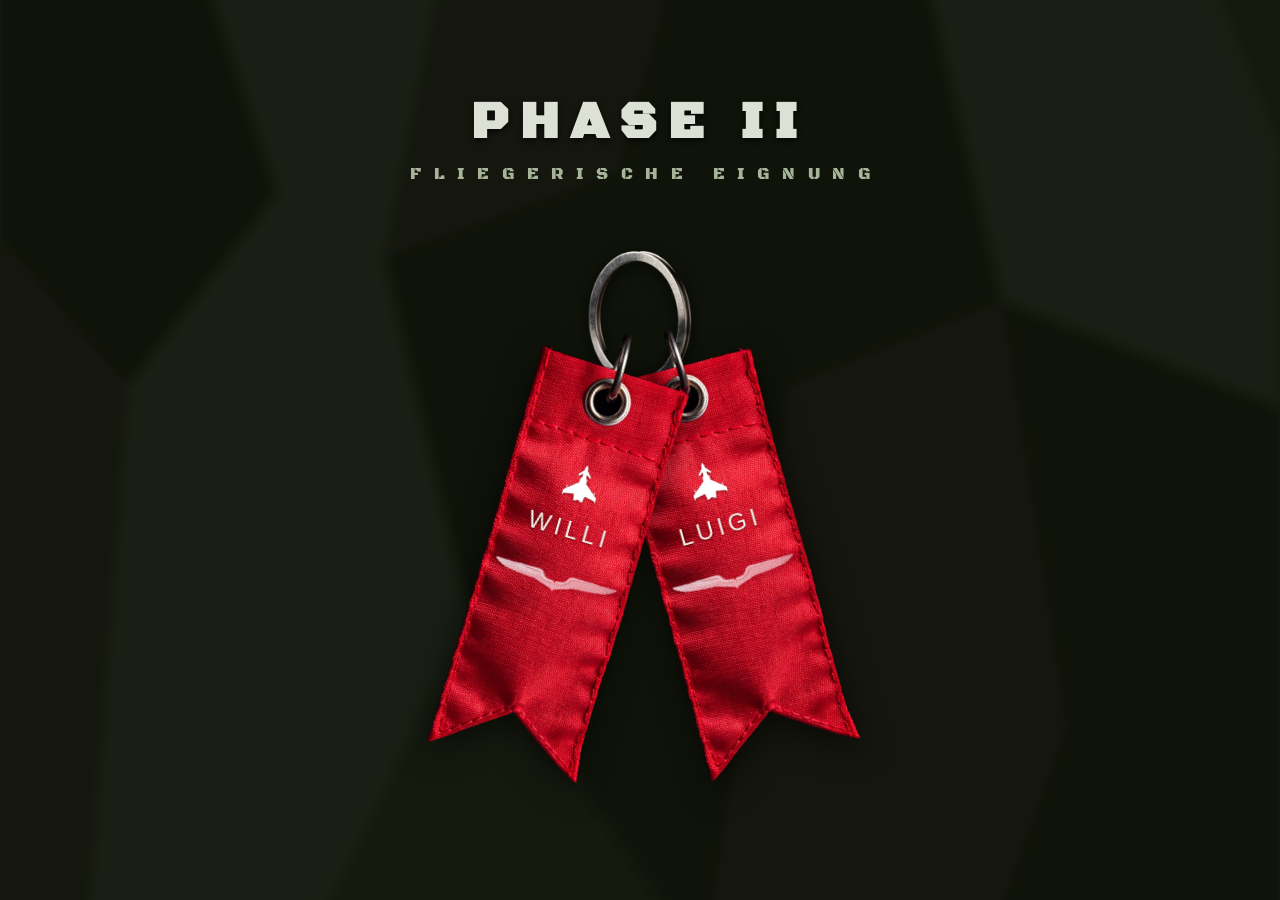
<file: index.html>
<!DOCTYPE html>
<html lang="de">
<head>
<meta charset="utf-8">
<title>Phase II · Fliegerische Eignung</title>
<meta name="viewport" content="width=device-width, initial-scale=1">
<link rel="stylesheet" href="stil.css?v=91">
</head>
<body>
<main style="padding-top:10vh;">
  <h1 class="she-titel">PHASE II</h1>
  <p class="she-untertitel">FLIEGERISCHE EIGNUNG</p>

  <div class="bund">
    <img class="bundring" src="bilder/bundring.png" alt="">
    <span class="strangstueck links" aria-hidden="true"></span>
    <span class="strangstueck rechts" aria-hidden="true"></span>
    <button class="band" data-profil="luigi" aria-label="Profil Luigi wählen">
      <img class="stoff" src="bilder/anhaenger.png" alt="">
      <span class="aufdruck">
        <img class="flieger" src="bilder/eurofighter.svg" alt="">
        <span class="name">LUIGI</span>
        <img class="schwinge" src="bilder/schwinge.png" alt="">
      </span>
    </button>
    <button class="band" data-profil="willi" aria-label="Profil Willi wählen">
      <img class="stoff" src="bilder/anhaenger.png" alt="">
      <span class="aufdruck">
        <img class="flieger" src="bilder/eurofighter.svg" alt="">
        <span class="name">WILLI</span>
        <img class="schwinge" src="bilder/schwinge.png" alt="">
      </span>
    </button>
  </div>

  <p id="browserhinweis" class="she-untertitel" style="letter-spacing:.1em;padding-left:0;margin-top:8vh;display:none;">
    Bitte in Google Chrome öffnen. Andere Browser erkennen die Flug-Controls nicht.
  </p>
</main>
<script type="module" src="js/start.js?v=10"></script>
</body>
</html>
</file>
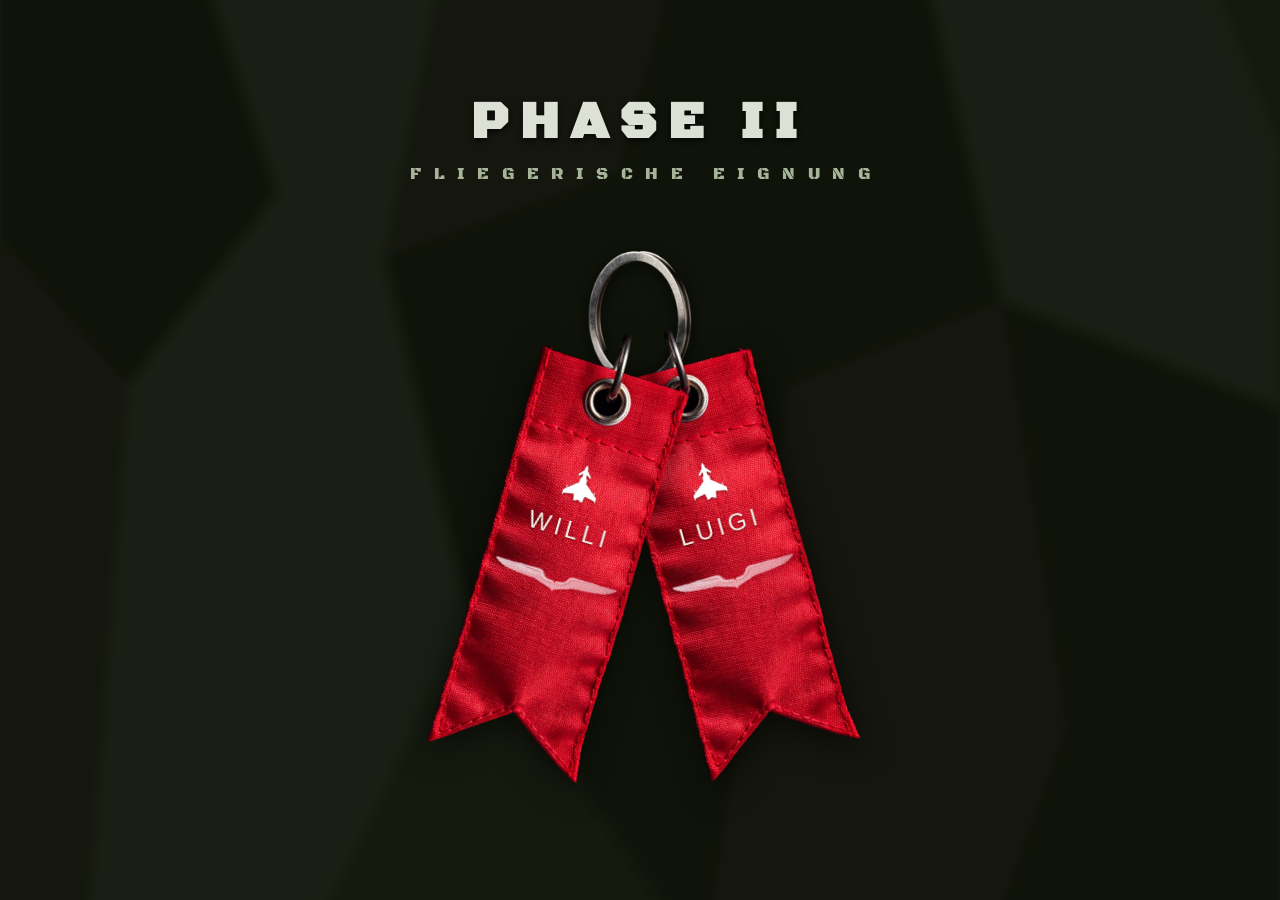
<file: mission.html>
<!DOCTYPE html>
<html lang="de">
<head>
<meta charset="utf-8">
<title>Phase II · Mission</title>
<meta name="viewport" content="width=device-width, initial-scale=1">
<link rel="stylesheet" href="stil.css?v=112">
<link rel="preload" as="image" href="bilder/hangartuer.jpg">
</head>
<body>
<button class="zurueck" onclick="location.href='uebersicht.html'">◄ ÜBERSICHT</button>
<main style="padding-top:max(7vh, 80px);">
  <h1 class="she-titel" id="missionstitel"></h1>
  <p class="she-untertitel" id="missionsnummer"></p>
  <div class="missionsraster" id="missionsraster">
    <section class="missionsfeld">
      <h2>MISSION</h2>
      <p id="uebungshinweis" style="font-size:13px;color:var(--gedeckt);letter-spacing:.05em;">
        Die echte Übung entsteht in einem eigenen Bauabschnitt. Der Probelauf prüft Speicherung,
        Auswertung und Vergleich: 10 Sekunden, jeder Klick oder Knopfdruck zählt einen Punkt.
      </p>
      <div id="uebungsfeld"></div>
      <button class="startknopf" id="start">START</button>
      <p class="probehinweis" id="probehinweis" hidden>PROBEBETRIEB · LÄUFE WERDEN NICHT GEWERTET</p>
      <div class="geraetestand" id="geraetestand"></div>
    </section>
    <section class="missionsfeld" id="auswertungsfeld">
      <h2>AUSWERTUNG</h2>
      <div class="kennzeile"><span>Bestwert</span><b id="bestwert">–</b></div>
      <div class="kennzeile"><span>Durchschnitt</span><b id="durchschnitt">–</b></div>
      <div class="balkenpaar" id="vergleich"></div>
      <div class="historie" id="historie"></div>
    </section>
  </div>
  <div id="uebungsunten"></div>
</main>
<script type="module" src="js/mission.js?v=210"></script>
</body>
</html>
</file>
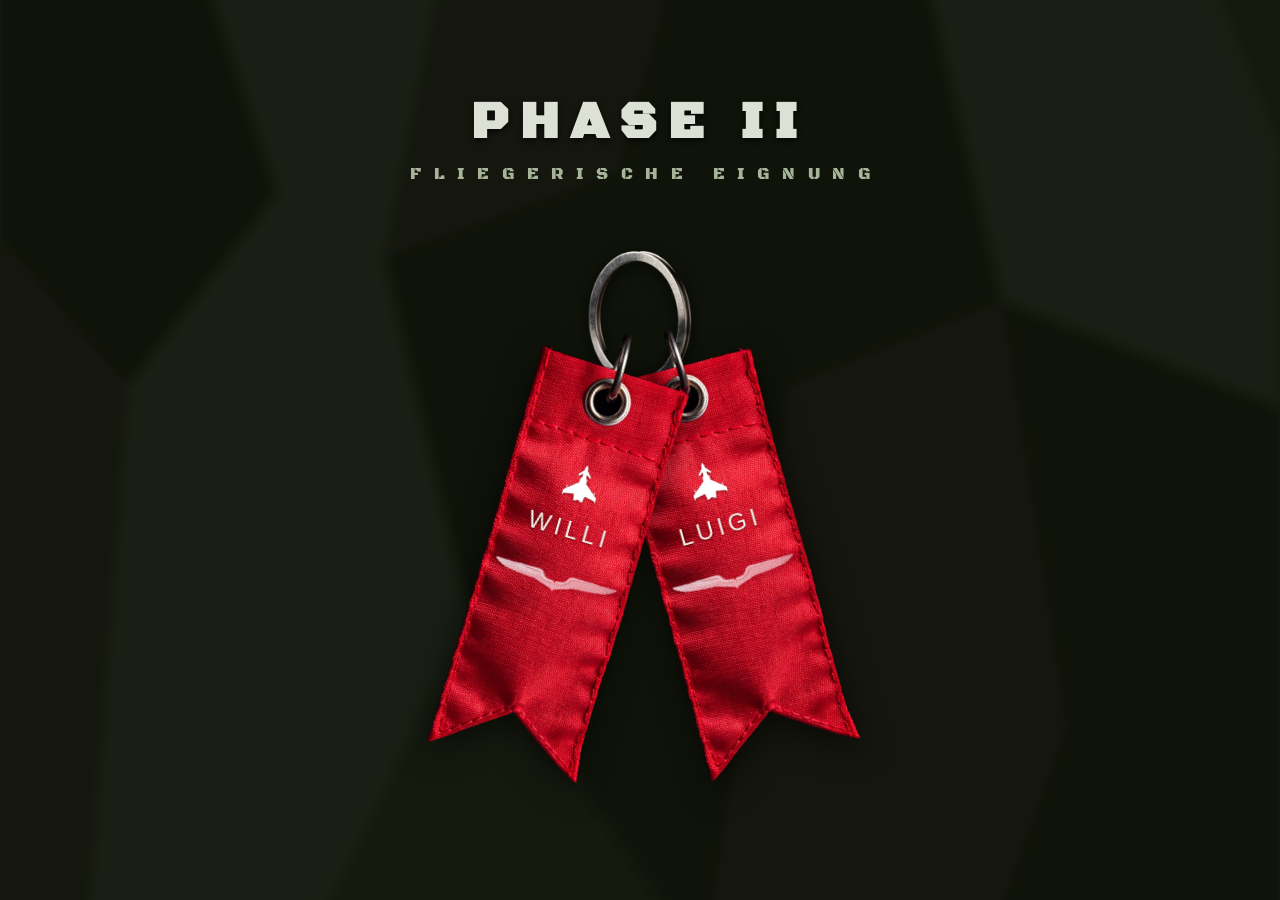
<file: uebersicht.html>
<!DOCTYPE html>
<html lang="de">
<head>
<meta charset="utf-8">
<title>Phase II · Übungsbereich</title>
<meta name="viewport" content="width=device-width, initial-scale=1">
<link rel="stylesheet" href="stil.css?v=106">
</head>
<body>
<main style="padding-top:7vh;">
  <h1 class="she-titel">PHASE II</h1>
  <p class="she-untertitel">FLIEGERISCHE EIGNUNG</p>
  <div class="schildraster" id="raster"></div>
  <section class="zeitplan" id="zeitplan" aria-label="Countdown zur Prüfung"></section>
</main>
<button class="profilanhaenger" id="anhaenger" aria-label="Profil und Einstellungen">
  <img class="stoff" src="bilder/anhaenger.png" alt="">
  <span class="aufdruck">
    <img class="flieger" src="bilder/eurofighter.svg" alt="">
    <span class="name" id="profilname"></span>
    <img class="schwinge" src="bilder/schwinge.png" alt="">
  </span>
</button>
<script type="module" src="js/uebersicht.js?v=49"></script>
</body>
</html>
</file>
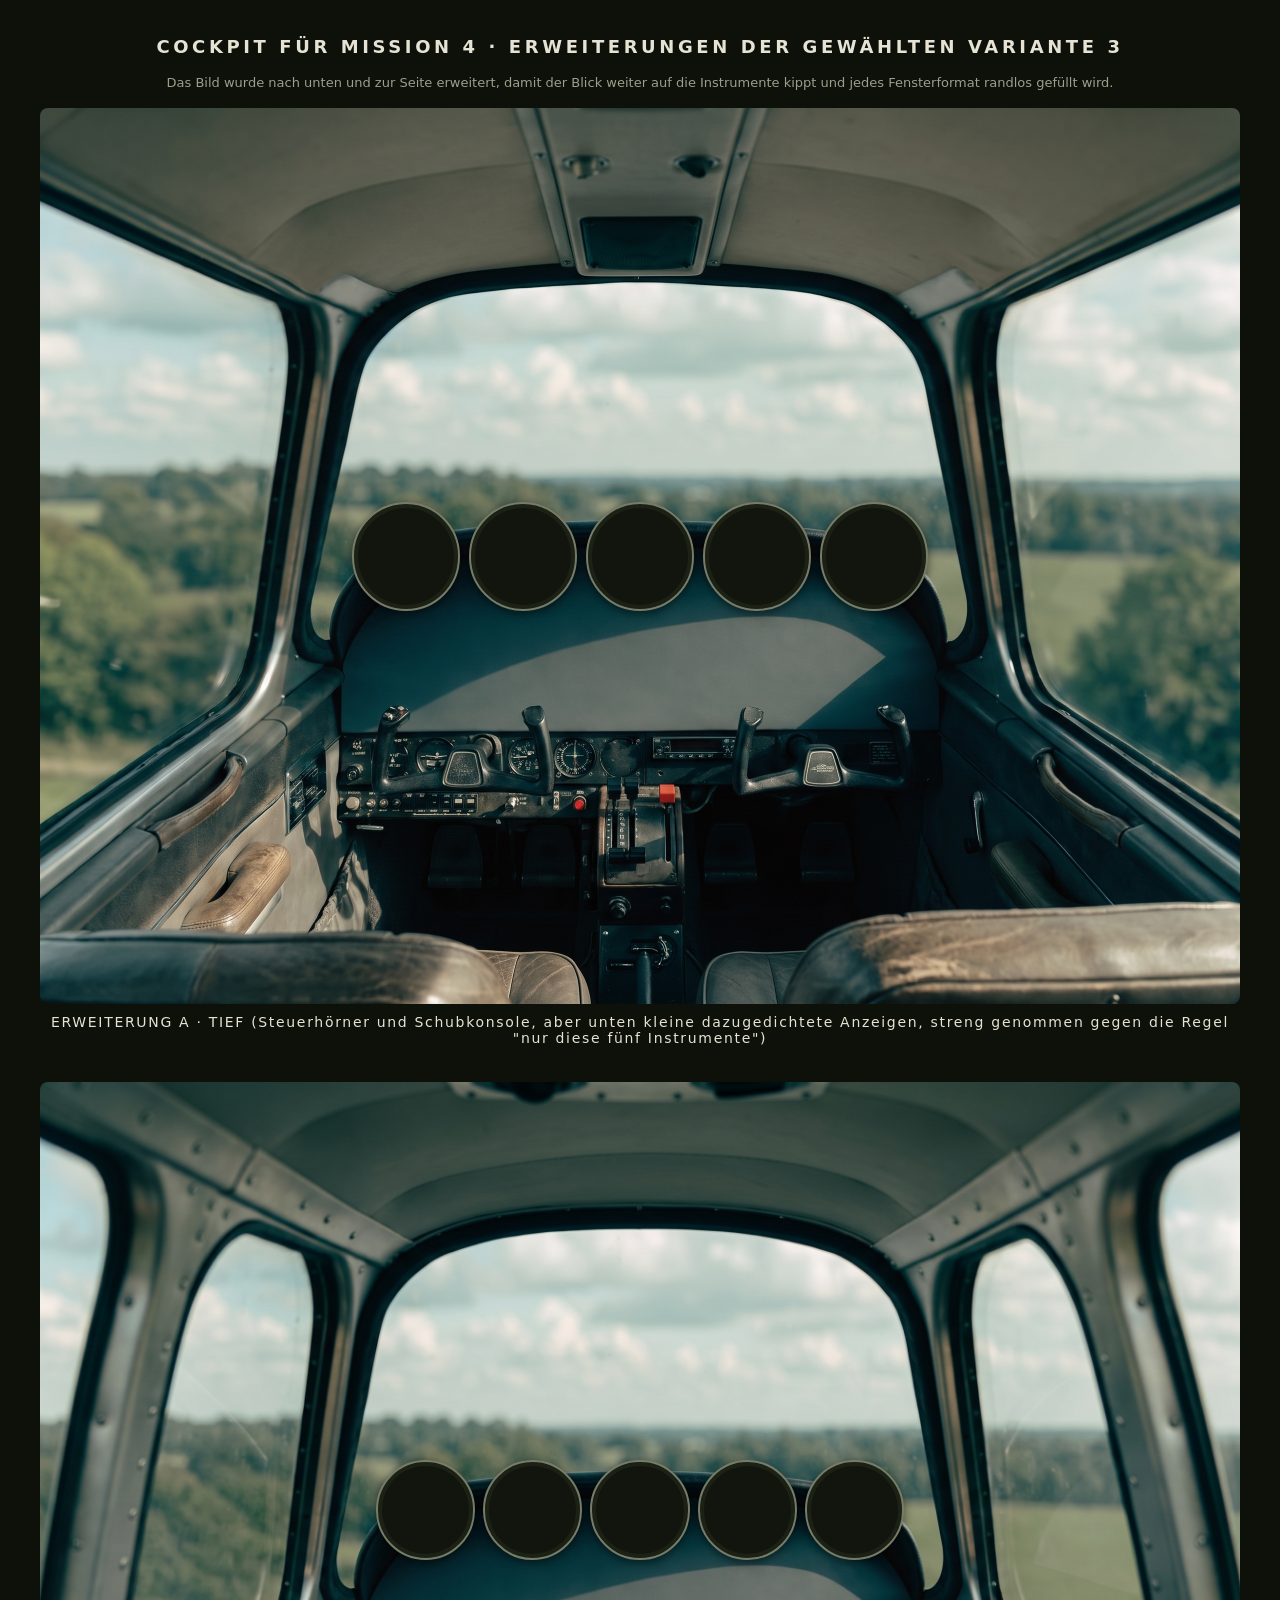
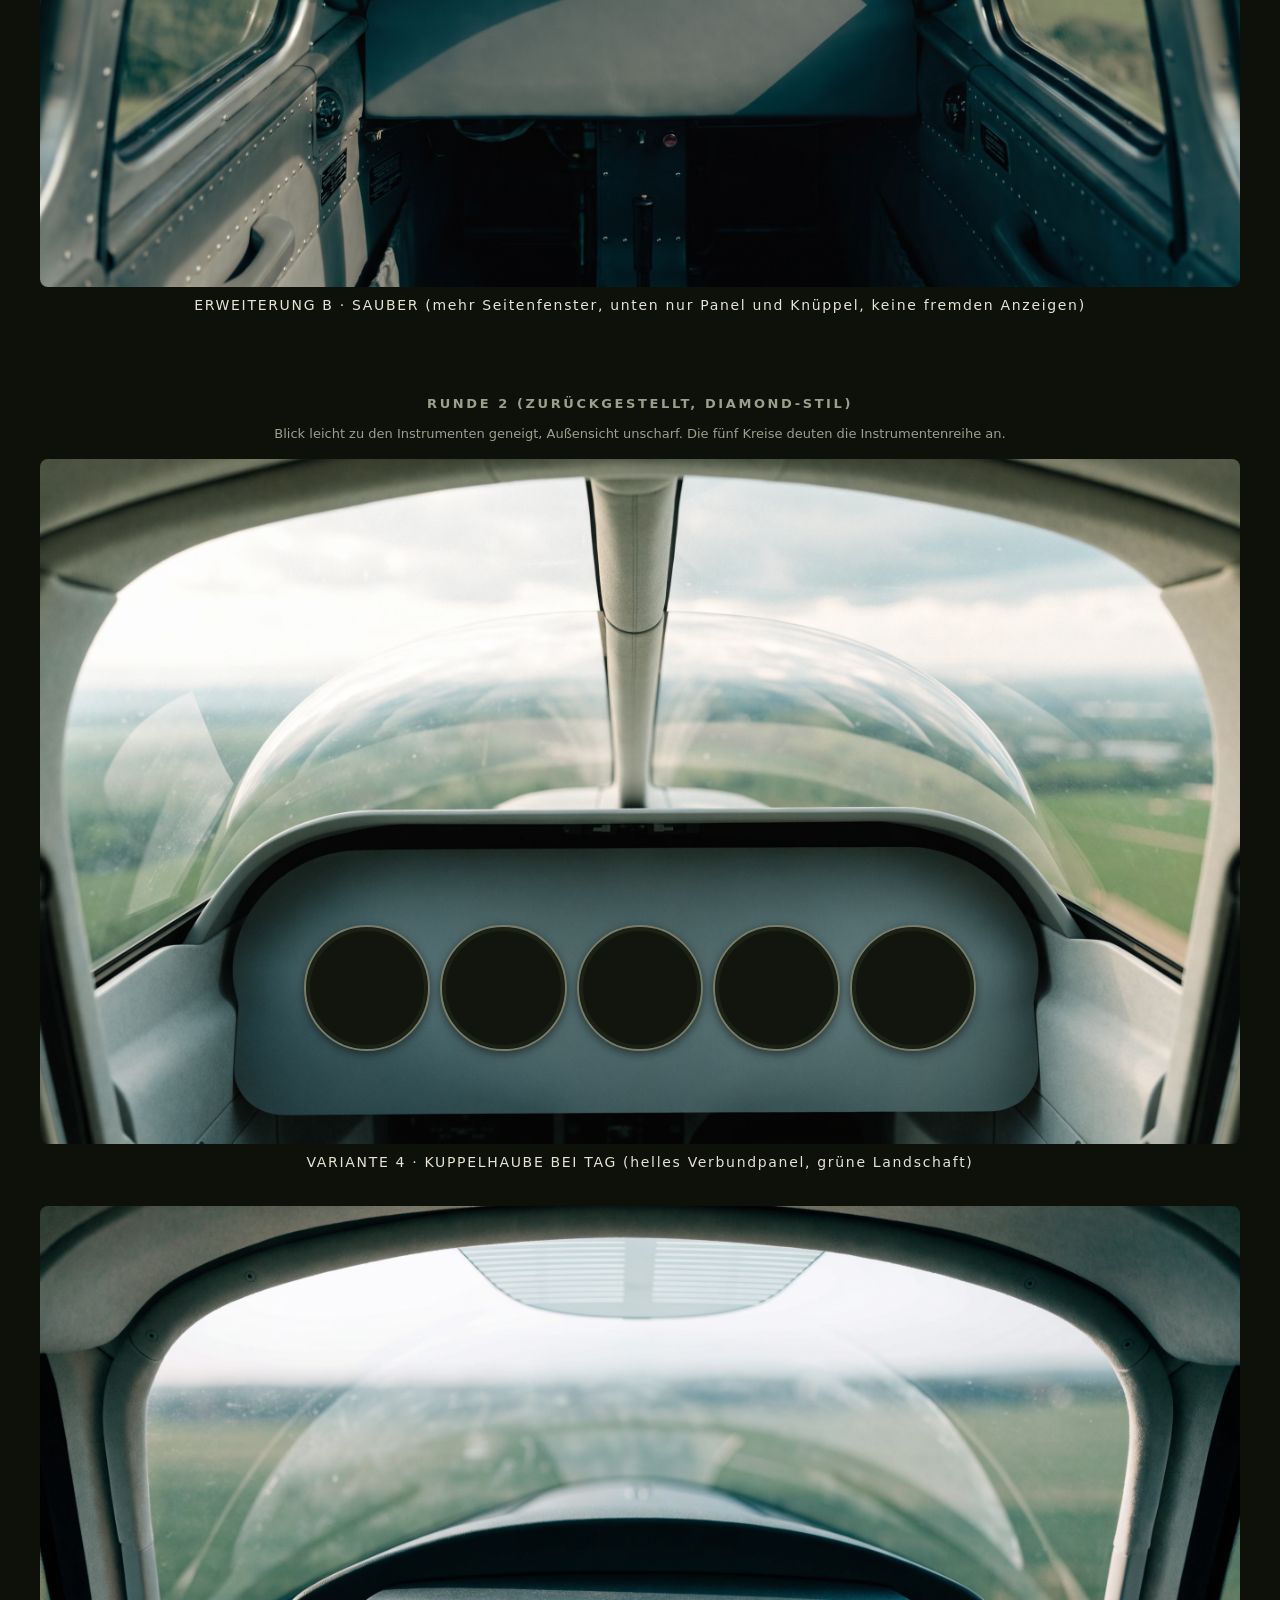
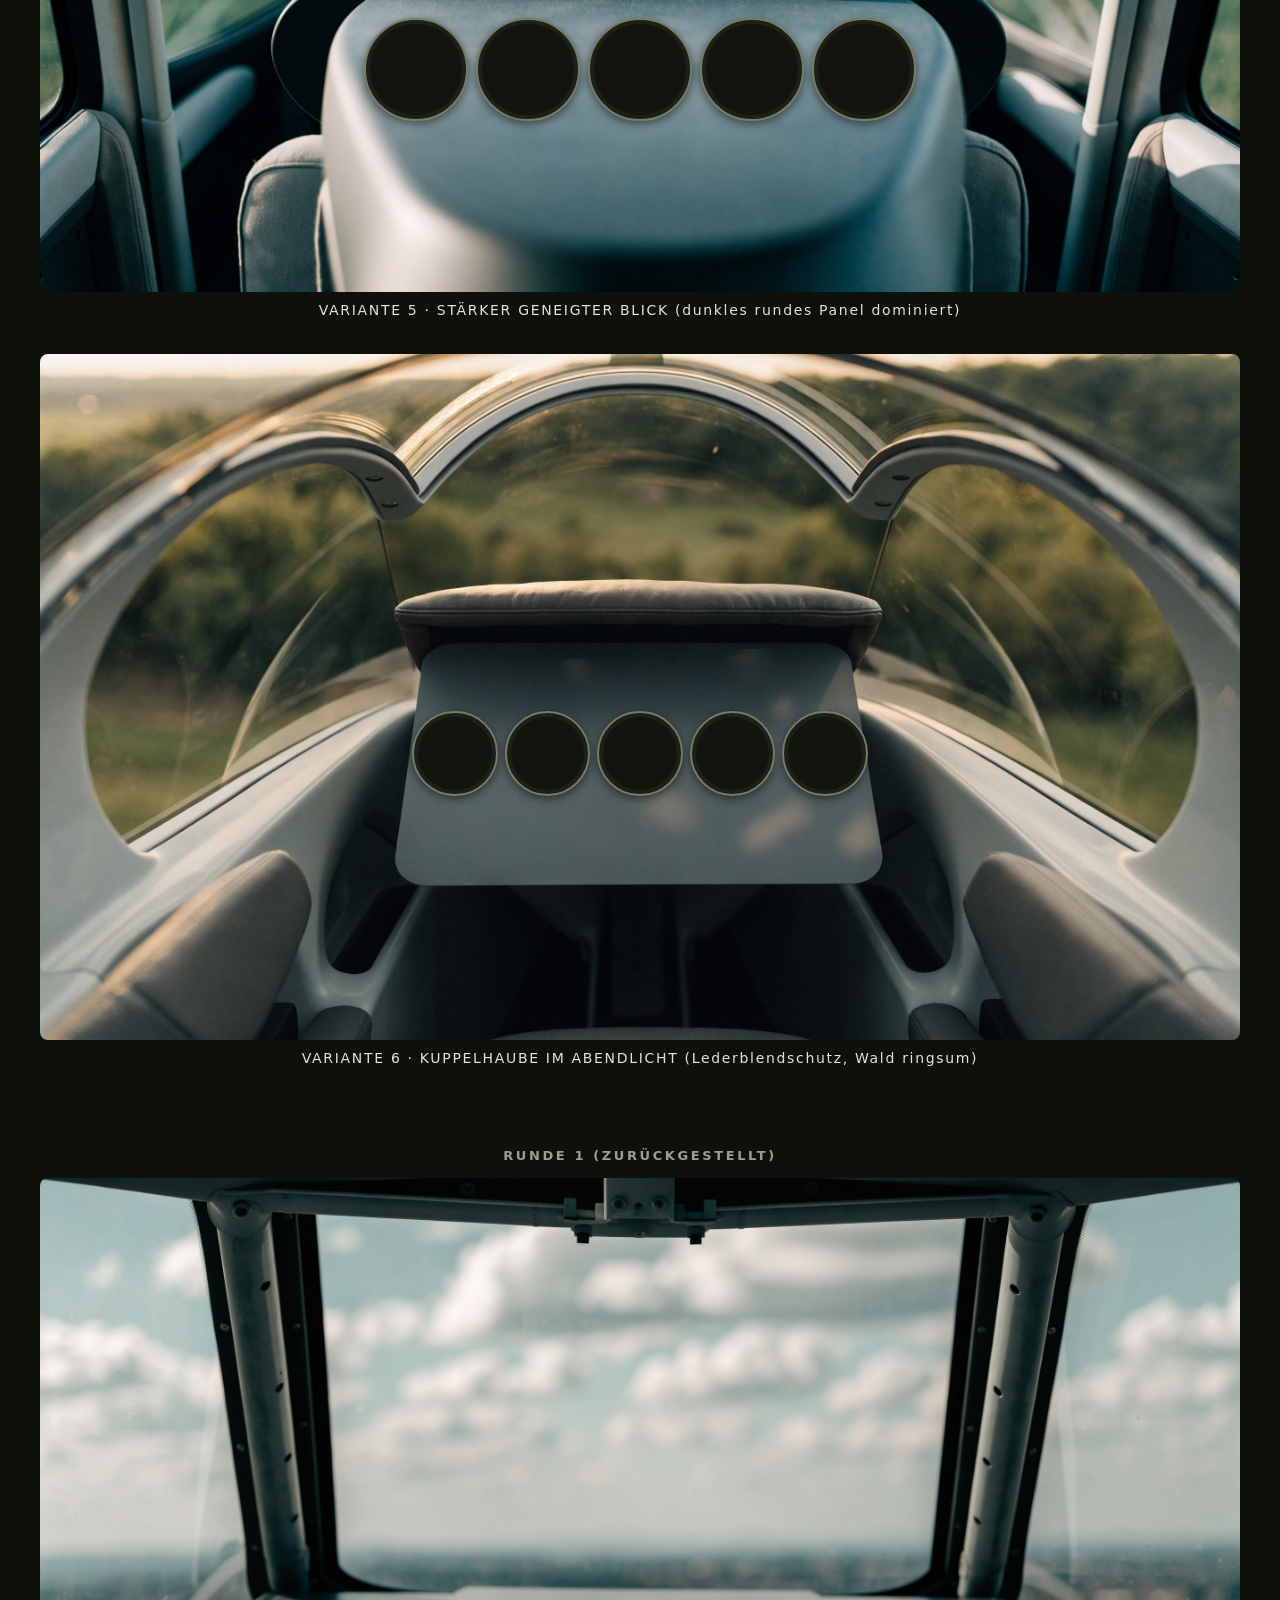
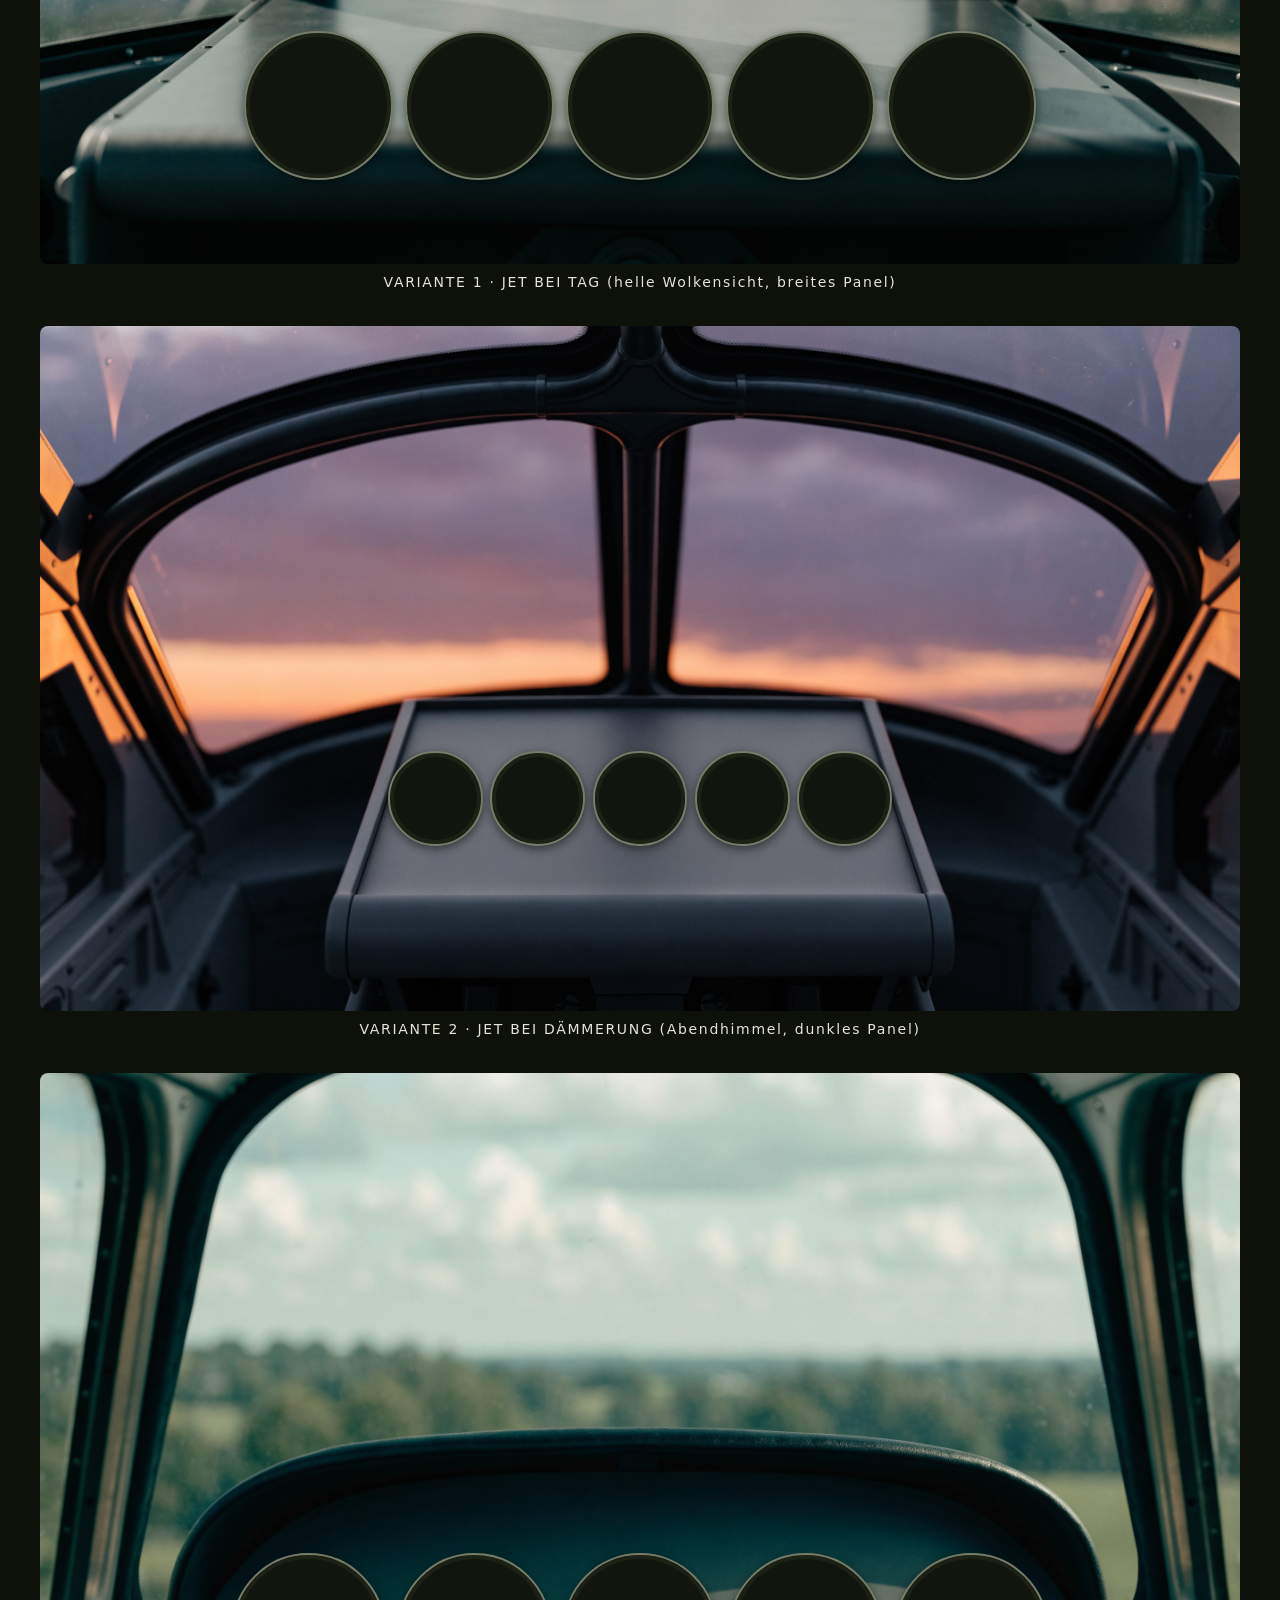
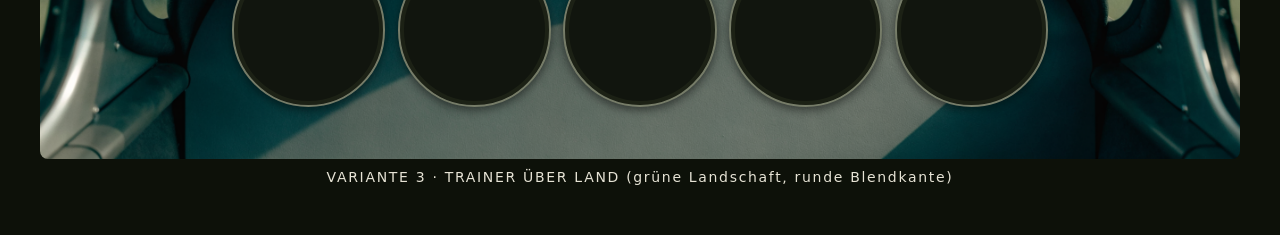
<file: entwurf/cockpit-varianten.html>
<!DOCTYPE html>
<html lang="de">
<head>
<meta charset="utf-8">
<title>Cockpit · Varianten</title>
<meta name="viewport" content="width=device-width, initial-scale=1">
<style>
  body { margin: 0; background: #0d1109; color: #e6e3d5; font-family: system-ui, sans-serif; }
  h1 { text-align: center; font-size: 18px; letter-spacing: 0.2em; padding: 24px 0 6px; font-weight: 600; }
  p { text-align: center; font-size: 13px; color: #9aa08c; margin: 0 0 18px; }
  .reihe { display: flex; flex-direction: column; gap: 26px; align-items: center; padding: 0 24px 40px; }
  figure { margin: 0; width: min(1200px, 94vw); }
  img { width: 100%; border-radius: 8px; display: block; }
  figcaption { text-align: center; padding: 10px 0; font-size: 14px; letter-spacing: 0.12em; }
  .probe { position: relative; }
  .instrprobe { position: absolute; display: flex; gap: 1.5%; }
  .instrprobe i { flex: 1; aspect-ratio: 1; border-radius: 50%; background: #11150e; border: 2px solid #767c68; box-shadow: 0 3px 10px rgba(0, 0, 0, 0.5), inset 0 0 0 4px #1c2115; }
</style>
</head>
<body>
<h1>COCKPIT FÜR MISSION 4 · ERWEITERUNGEN DER GEWÄHLTEN VARIANTE 3</h1>
<p>Das Bild wurde nach unten und zur Seite erweitert, damit der Blick weiter auf die Instrumente kippt und jedes Fensterformat randlos gefüllt wird.</p>
<div class="reihe">
  <figure>
    <div class="probe"><img src="bilder/cockpit-erweitert-roh.png" alt="Erweiterung A, tief mit Steuerhörnern">
      <div class="instrprobe" style="left:26%;top:44%;width:48%;"><i></i><i></i><i></i><i></i><i></i></div></div>
    <figcaption>ERWEITERUNG A · TIEF (Steuerhörner und Schubkonsole, aber unten kleine dazugedichtete Anzeigen, streng genommen gegen die Regel "nur diese fünf Instrumente")</figcaption>
  </figure>
  <figure>
    <div class="probe"><img src="bilder/cockpit-erweitert-b.png" alt="Erweiterung B, sauber mit Seitenfenstern">
      <div class="instrprobe" style="left:28%;top:47%;width:44%;"><i></i><i></i><i></i><i></i><i></i></div></div>
    <figcaption>ERWEITERUNG B · SAUBER (mehr Seitenfenster, unten nur Panel und Knüppel, keine fremden Anzeigen)</figcaption>
  </figure>
</div>
<h1 style="font-size:13px;color:#9aa08c;">RUNDE 2 (ZURÜCKGESTELLT, DIAMOND-STIL)</h1>
<p>Blick leicht zu den Instrumenten geneigt, Außensicht unscharf. Die fünf Kreise deuten die Instrumentenreihe an.</p>
<div class="reihe">
  <figure>
    <div class="probe"><img src="bilder/cockpit-entwurf-4.png" alt="Variante 4, Kuppelhaube bei Tag">
      <div class="instrprobe" style="left:22%;top:68%;width:56%;"><i></i><i></i><i></i><i></i><i></i></div></div>
    <figcaption>VARIANTE 4 · KUPPELHAUBE BEI TAG (helles Verbundpanel, grüne Landschaft)</figcaption>
  </figure>
  <figure>
    <div class="probe"><img src="bilder/cockpit-entwurf-5.png" alt="Variante 5, stärker geneigter Blick">
      <div class="instrprobe" style="left:27%;top:60%;width:46%;"><i></i><i></i><i></i><i></i><i></i></div></div>
    <figcaption>VARIANTE 5 · STÄRKER GENEIGTER BLICK (dunkles rundes Panel dominiert)</figcaption>
  </figure>
  <figure>
    <div class="probe"><img src="bilder/cockpit-entwurf-6.png" alt="Variante 6, Kuppelhaube im Abendlicht">
      <div class="instrprobe" style="left:31%;top:52%;width:38%;"><i></i><i></i><i></i><i></i><i></i></div></div>
    <figcaption>VARIANTE 6 · KUPPELHAUBE IM ABENDLICHT (Lederblendschutz, Wald ringsum)</figcaption>
  </figure>
</div>
<h1 style="font-size:13px;color:#9aa08c;">RUNDE 1 (ZURÜCKGESTELLT)</h1>
<div class="reihe">
  <figure>
    <div class="probe"><img src="bilder/cockpit-entwurf-1.png" alt="Variante 1, Jet bei Tag">
      <div class="instrprobe" style="left:17%;top:66%;width:66%;"><i></i><i></i><i></i><i></i><i></i></div></div>
    <figcaption>VARIANTE 1 · JET BEI TAG (helle Wolkensicht, breites Panel)</figcaption>
  </figure>
  <figure>
    <div class="probe"><img src="bilder/cockpit-entwurf-2.png" alt="Variante 2, Jet bei Dämmerung">
      <div class="instrprobe" style="left:29%;top:62%;width:42%;"><i></i><i></i><i></i><i></i><i></i></div></div>
    <figcaption>VARIANTE 2 · JET BEI DÄMMERUNG (Abendhimmel, dunkles Panel)</figcaption>
  </figure>
  <figure>
    <div class="probe"><img src="bilder/cockpit-entwurf-3.png" alt="Variante 3, Trainer über Land">
      <div class="instrprobe" style="left:16%;top:70%;width:68%;"><i></i><i></i><i></i><i></i><i></i></div></div>
    <figcaption>VARIANTE 3 · TRAINER ÜBER LAND (grüne Landschaft, runde Blendkante)</figcaption>
  </figure>
</div>
</body>
</html>
</file>
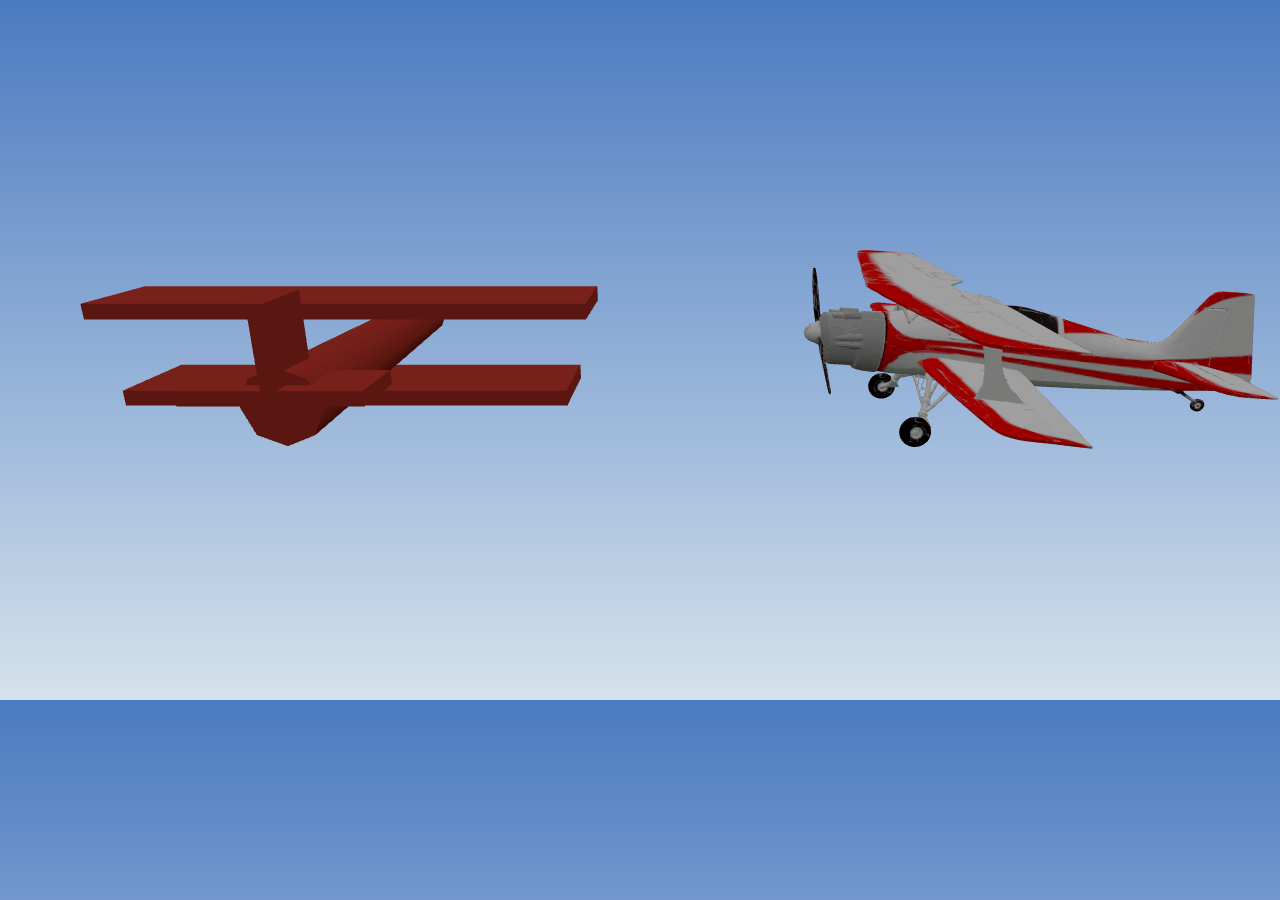
<file: entwurf/flugzeug-vorschau.html>
<!DOCTYPE html>
<html lang="de">
<head>
<meta charset="utf-8">
<title>Flugzeug · 3D-Vorschau</title>
<style>body { margin: 0; background: linear-gradient(180deg, #4a7ac0, #d5e2ec); } canvas { display: block; }</style>
</head>
<body>
<script type="module">
  // Vorschau des erzeugten GLB-Netzes neben dem bisherigen Handmodell.
  // ?winkel=seite zeigt die Seitenansicht, sonst schräg von hinten.
  import * as THREE from "../js/fremd/three.module.js";
  import { GLTFLoader } from "../js/fremd/GLTFLoader.js";

  const winkel = new URLSearchParams(location.search).get("winkel") ?? "hinten";
  const renderer = new THREE.WebGLRenderer({ antialias: true, alpha: true });
  renderer.setSize(1400, 700);
  document.body.append(renderer.domElement);
  const szene = new THREE.Scene();
  const kamera = new THREE.PerspectiveCamera(50, 2, 1, 2000);
  szene.add(new THREE.HemisphereLight(0xffffff, 0x55604f, 1.1));

  const rot = new THREE.MeshLambertMaterial({ color: 0xc23a30 });

  // Handmodell (Stand heute) links.
  const hand = new THREE.Group();
  const rumpf = new THREE.Mesh(new THREE.CylinderGeometry(1.6, 1.1, 16, 8), rot);
  rumpf.rotation.x = Math.PI / 2;
  const flOben = new THREE.Mesh(new THREE.BoxGeometry(22, 0.7, 4), rot);
  flOben.position.set(0, 2.6, 1);
  const flUnten = new THREE.Mesh(new THREE.BoxGeometry(20, 0.7, 4), rot);
  flUnten.position.set(0, -1.4, 1);
  const leit = new THREE.Mesh(new THREE.BoxGeometry(7, 0.6, 2.6), rot);
  leit.position.set(0, 0.6, 7.4);
  const flosse = new THREE.Mesh(new THREE.BoxGeometry(0.6, 4, 2.6), rot);
  flosse.position.set(0, 2.2, 7.4);
  hand.add(rumpf, flOben, flUnten, leit, flosse);
  hand.position.set(-16, 0, -55);
  szene.add(hand);

  // GLB rechts, auf Spannweite 22 gebracht.
  new GLTFLoader().load("../modelle/flugzeug.glb", (gltf) => {
    const netz = gltf.scene;
    netz.traverse((k) => {
      if (k.isMesh && !k.material?.map) k.material = rot;
    });
    const kasten = new THREE.Box3().setFromObject(netz);
    const groesse = new THREE.Vector3();
    kasten.getSize(groesse);
    const faktor = 22 / groesse.x;
    netz.scale.setScalar(faktor);
    const mitte = new THREE.Vector3();
    kasten.getCenter(mitte);
    netz.position.set(16 - mitte.x * faktor, -mitte.y * faktor, -55 - mitte.z * faktor);
    szene.add(netz);
    document.title = "Flugzeug · 3D-Vorschau · geladen";
  }, undefined, (f) => { document.title = "Flugzeug · Ladefehler"; console.error(f); });

  if (winkel === "seite") {
    kamera.position.set(45, 4, -55);
    kamera.lookAt(0, 0, -55);
  } else {
    kamera.position.set(0, 10, -20);
    kamera.lookAt(0, 0, -55);
  }
  const male = () => { renderer.render(szene, kamera); requestAnimationFrame(male); };
  male();
</script>
</body>
</html>
</file>
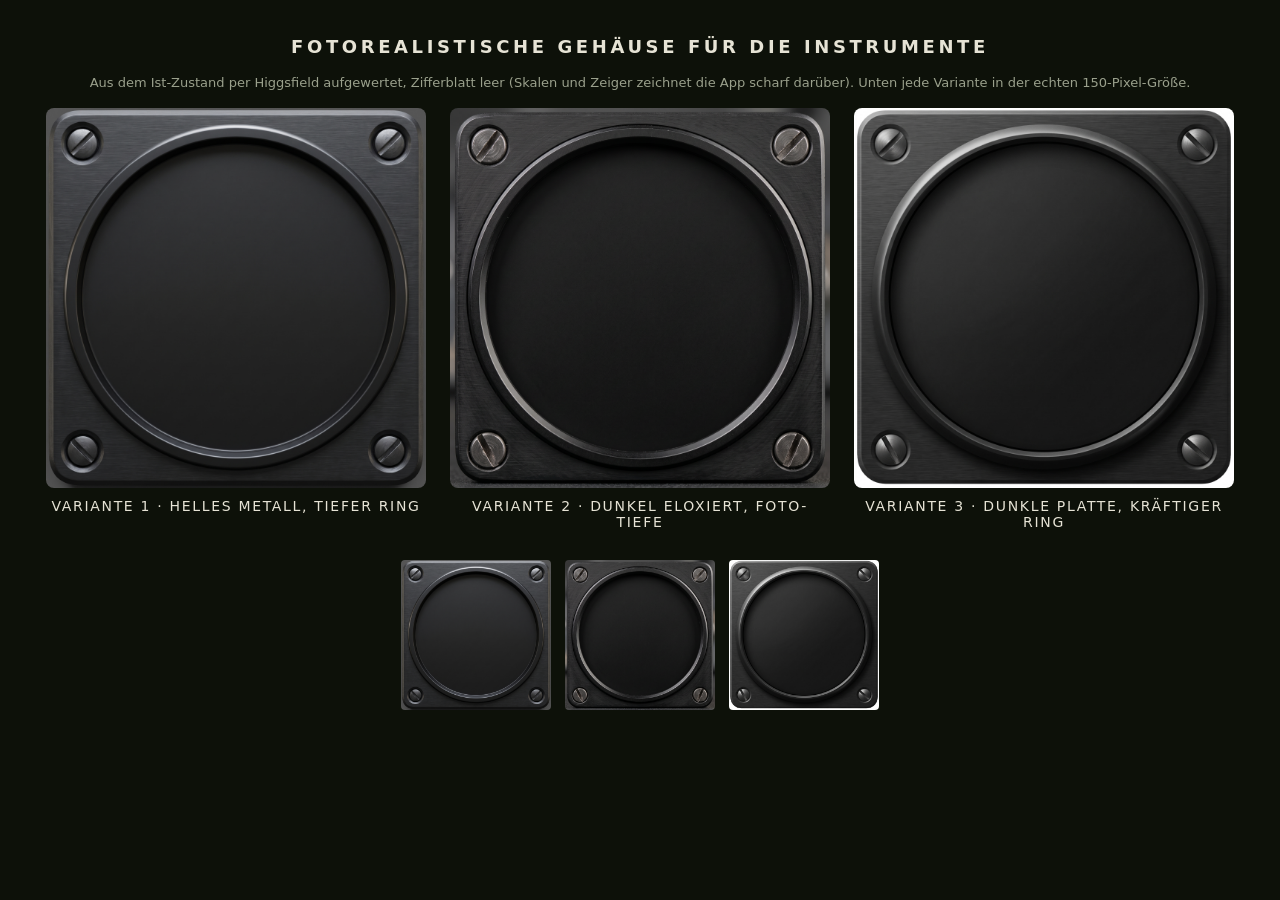
<file: entwurf/gehaeuse-varianten.html>
<!DOCTYPE html>
<html lang="de">
<head>
<meta charset="utf-8">
<title>Gehäuse · Varianten</title>
<meta name="viewport" content="width=device-width, initial-scale=1">
<style>
  body { margin: 0; background: #0d1109; color: #e6e3d5; font-family: system-ui, sans-serif; }
  h1 { text-align: center; font-size: 18px; letter-spacing: 0.2em; padding: 24px 0 6px; font-weight: 600; }
  p { text-align: center; font-size: 13px; color: #9aa08c; margin: 0 0 18px; }
  .reihe { display: flex; gap: 24px; justify-content: center; align-items: flex-start; flex-wrap: wrap; padding: 0 24px 20px; }
  figure { margin: 0; width: min(380px, 90vw); }
  img { width: 100%; border-radius: 8px; display: block; }
  figcaption { text-align: center; padding: 10px 0; font-size: 14px; letter-spacing: 0.12em; }
  .klein { display: flex; gap: 14px; justify-content: center; padding-bottom: 40px; }
  .klein img { width: 150px; border-radius: 4px; }
</style>
</head>
<body>
<h1>FOTOREALISTISCHE GEHÄUSE FÜR DIE INSTRUMENTE</h1>
<p>Aus dem Ist-Zustand per Higgsfield aufgewertet, Zifferblatt leer (Skalen und Zeiger zeichnet die App scharf darüber). Unten jede Variante in der echten 150-Pixel-Größe.</p>
<div class="reihe">
  <figure><img src="bilder/gehaeuse-entwurf-1.png" alt="Variante 1"><figcaption>VARIANTE 1 · HELLES METALL, TIEFER RING</figcaption></figure>
  <figure><img src="bilder/gehaeuse-entwurf-2.png" alt="Variante 2"><figcaption>VARIANTE 2 · DUNKEL ELOXIERT, FOTO-TIEFE</figcaption></figure>
  <figure><img src="bilder/gehaeuse-entwurf-3.png" alt="Variante 3"><figcaption>VARIANTE 3 · DUNKLE PLATTE, KRÄFTIGER RING</figcaption></figure>
</div>
<div class="klein">
  <img src="bilder/gehaeuse-entwurf-1.png" alt="Variante 1 klein">
  <img src="bilder/gehaeuse-entwurf-2.png" alt="Variante 2 klein">
  <img src="bilder/gehaeuse-entwurf-3.png" alt="Variante 3 klein">
</div>
</body>
</html>
</file>
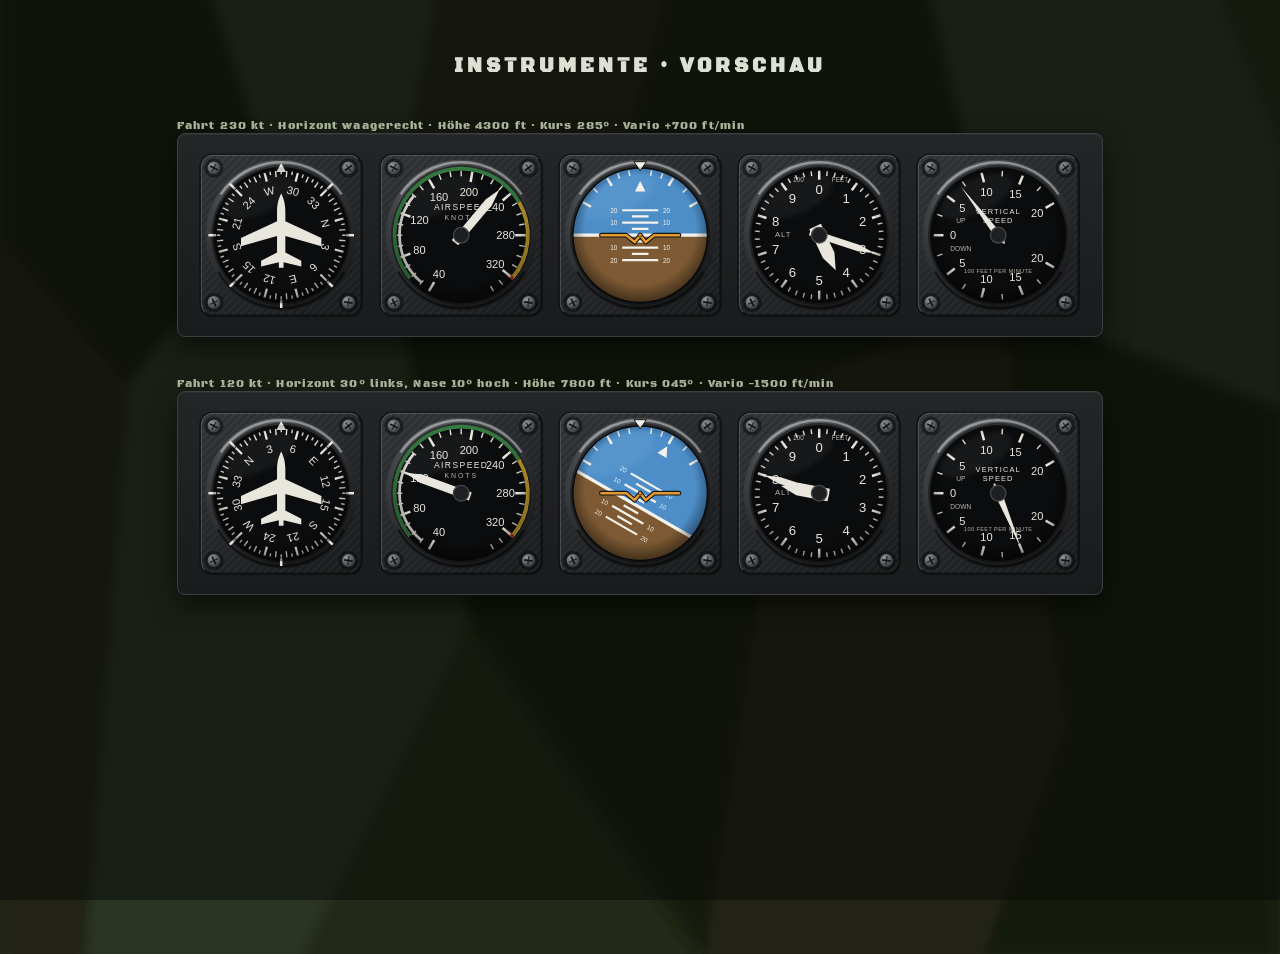
<file: entwurf/instrumente-vorschau.html>
<!DOCTYPE html>
<html lang="de">
<head>
<meta charset="utf-8">
<title>Instrumente · Vorschau</title>
<meta name="viewport" content="width=device-width, initial-scale=1">
<link rel="stylesheet" href="../stil.css?v=54">
<style>
  .vorschau { display: grid; gap: 40px; justify-items: center; margin: 6vh auto; padding: 0 20px; }
  .vorschau h1 { font-size: 20px; letter-spacing: 0.2em; color: var(--hell); }
  .vorschau p { font-size: 11px; letter-spacing: 0.1em; color: var(--gedeckt); }
</style>
</head>
<body>
<main class="vorschau">
  <h1>INSTRUMENTE · VORSCHAU</h1>
  <div>
    <p>Fahrt 230 kt · Horizont waagerecht · Höhe 4300 ft · Kurs 285° · Vario +700 ft/min</p>
    <div id="tafel1"></div>
  </div>
  <div>
    <p>Fahrt 120 kt · Horizont 30° links, Nase 10° hoch · Höhe 7800 ft · Kurs 045° · Vario −1500 ft/min</p>
    <div id="tafel2"></div>
  </div>
</main>
<script type="module">
  import { tafelHtml } from "../js/instrumente.js";
  document.getElementById("tafel1").innerHTML = tafelHtml({
    fahrt: 230, horizont: { roll: 0, nick: 0 }, hoehe: 4300, kurs: 285, vario: 700,
  });
  document.getElementById("tafel2").innerHTML = tafelHtml({
    fahrt: 120, horizont: { roll: -30, nick: 10 }, hoehe: 7800, kurs: 45, vario: -1500,
  });
</script>
</body>
</html>
</file>
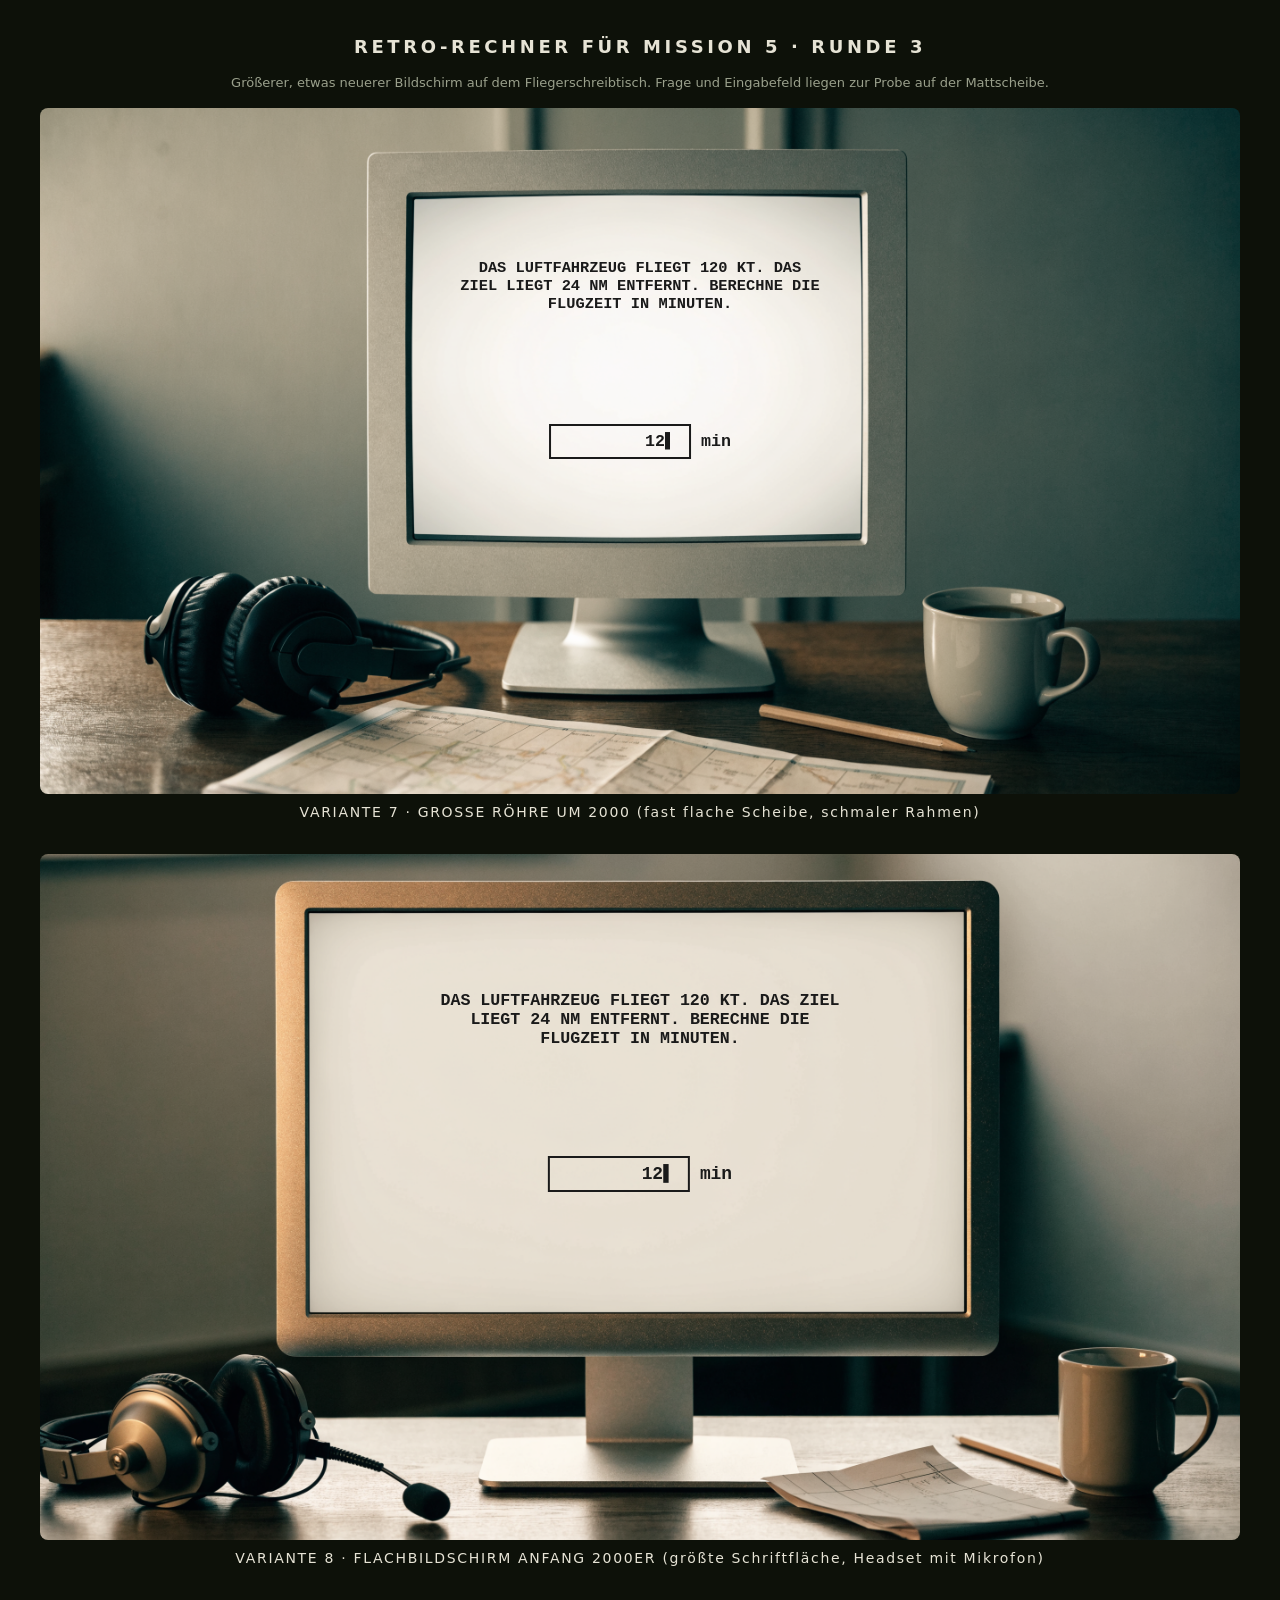
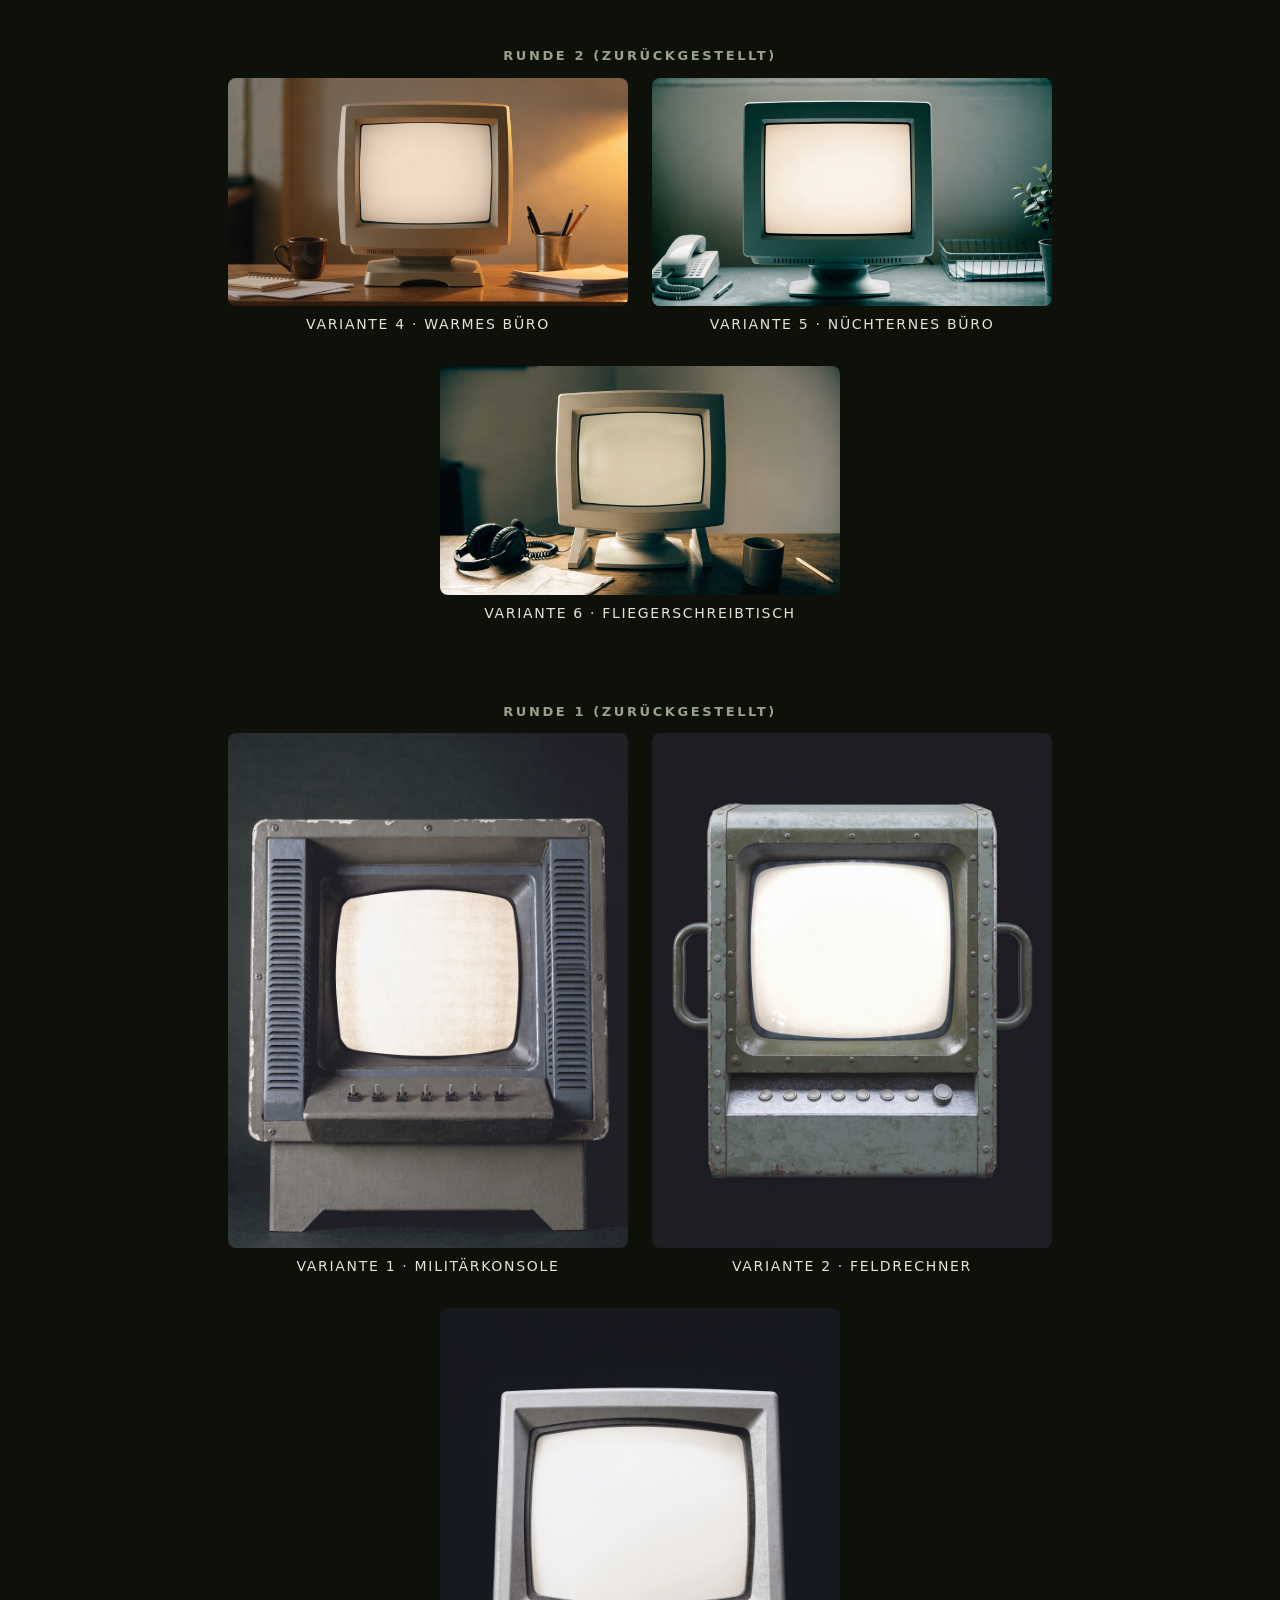
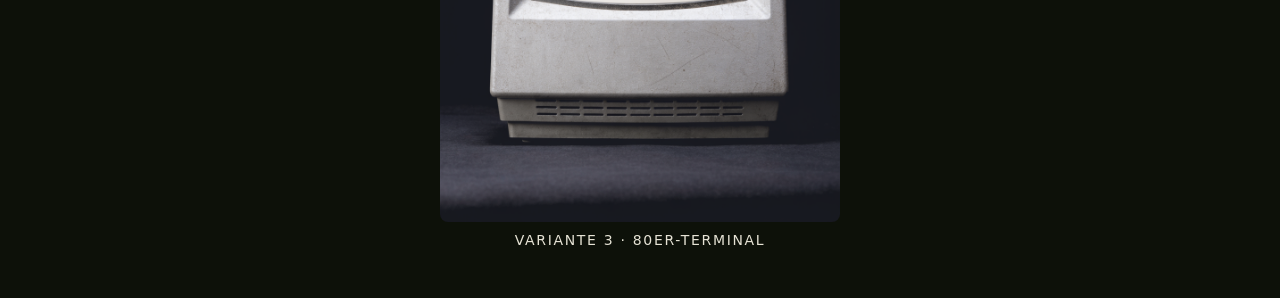
<file: entwurf/rechner-varianten.html>
<!DOCTYPE html>
<html lang="de">
<head>
<meta charset="utf-8">
<title>Retro-Rechner · Varianten</title>
<meta name="viewport" content="width=device-width, initial-scale=1">
<style>
  body { margin: 0; background: #0d1109; color: #e6e3d5; font-family: system-ui, sans-serif; }
  h1 { text-align: center; font-size: 18px; letter-spacing: 0.2em; padding: 24px 0 6px; font-weight: 600; }
  h1.klein { font-size: 13px; color: #9aa08c; }
  p { text-align: center; font-size: 13px; color: #9aa08c; margin: 0 0 18px; }
  .reihe { display: flex; gap: 24px; justify-content: center; align-items: flex-start; flex-wrap: wrap; padding: 0 24px 40px; }
  .spalte { flex-direction: column; align-items: center; }
  figure { margin: 0; width: min(400px, 90vw); }
  .gross { width: min(1200px, 94vw); }
  img { width: 100%; border-radius: 8px; display: block; }
  figcaption { text-align: center; padding: 10px 0; font-size: 14px; letter-spacing: 0.12em; }
  .probe { position: relative; }
  .frageprobe { position: absolute; left: 50%; transform: translateX(-50%); color: #1a1a1a; font-family: "Courier New", monospace; font-weight: 700; text-align: center; }
  .feldprobe { position: absolute; left: 50%; transform: translateX(-50%); display: flex; align-items: center; gap: 10px; font-family: "Courier New", monospace; font-weight: 700; color: #1a1a1a; }
  .feldprobe .kasten { border: 2px solid #1a1a1a; padding: 6px 14px; min-width: 110px; text-align: right; }
  .feldprobe .strich { animation: blinken 1s steps(1) infinite; }
  @keyframes blinken { 50% { opacity: 0; } }
</style>
</head>
<body>
<h1>RETRO-RECHNER FÜR MISSION 5 · RUNDE 3</h1>
<p>Größerer, etwas neuerer Bildschirm auf dem Fliegerschreibtisch. Frage und Eingabefeld liegen zur Probe auf der Mattscheibe.</p>
<div class="reihe spalte">
  <figure class="gross">
    <div class="probe"><img src="bilder/rechner-entwurf-7.png" alt="Variante 7, große Röhre um 2000">
      <span class="frageprobe" style="top:22%;width:30%;font-size:clamp(10px,1.2vw,17px);">DAS LUFTFAHRZEUG FLIEGT 120 KT. DAS ZIEL LIEGT 24 NM ENTFERNT. BERECHNE DIE FLUGZEIT IN MINUTEN.</span>
      <div class="feldprobe" style="top:46%;font-size:clamp(10px,1.3vw,18px);"><span class="kasten">12<span class="strich">▌</span></span><span>min</span></div>
    </div>
    <figcaption>VARIANTE 7 · GROSSE RÖHRE UM 2000 (fast flache Scheibe, schmaler Rahmen)</figcaption>
  </figure>
  <figure class="gross">
    <div class="probe"><img src="bilder/rechner-entwurf-8.png" alt="Variante 8, Flachbildschirm Anfang 2000er">
      <span class="frageprobe" style="top:20%;width:34%;font-size:clamp(10px,1.3vw,18px);">DAS LUFTFAHRZEUG FLIEGT 120 KT. DAS ZIEL LIEGT 24 NM ENTFERNT. BERECHNE DIE FLUGZEIT IN MINUTEN.</span>
      <div class="feldprobe" style="top:44%;font-size:clamp(10px,1.4vw,19px);"><span class="kasten">12<span class="strich">▌</span></span><span>min</span></div>
    </div>
    <figcaption>VARIANTE 8 · FLACHBILDSCHIRM ANFANG 2000ER (größte Schriftfläche, Headset mit Mikrofon)</figcaption>
  </figure>
</div>
<h1 class="klein">RUNDE 2 (ZURÜCKGESTELLT)</h1>
<div class="reihe">
  <figure><img src="bilder/rechner-entwurf-4.png" alt="Variante 4"><figcaption>VARIANTE 4 · WARMES BÜRO</figcaption></figure>
  <figure><img src="bilder/rechner-entwurf-5.png" alt="Variante 5"><figcaption>VARIANTE 5 · NÜCHTERNES BÜRO</figcaption></figure>
  <figure><img src="bilder/rechner-entwurf-6.png" alt="Variante 6"><figcaption>VARIANTE 6 · FLIEGERSCHREIBTISCH</figcaption></figure>
</div>
<h1 class="klein">RUNDE 1 (ZURÜCKGESTELLT)</h1>
<div class="reihe">
  <figure><img src="bilder/rechner-entwurf-1.png" alt="Variante 1"><figcaption>VARIANTE 1 · MILITÄRKONSOLE</figcaption></figure>
  <figure><img src="bilder/rechner-entwurf-2.png" alt="Variante 2"><figcaption>VARIANTE 2 · FELDRECHNER</figcaption></figure>
  <figure><img src="bilder/rechner-entwurf-3.png" alt="Variante 3"><figcaption>VARIANTE 3 · 80ER-TERMINAL</figcaption></figure>
</div>
</body>
</html>
</file>
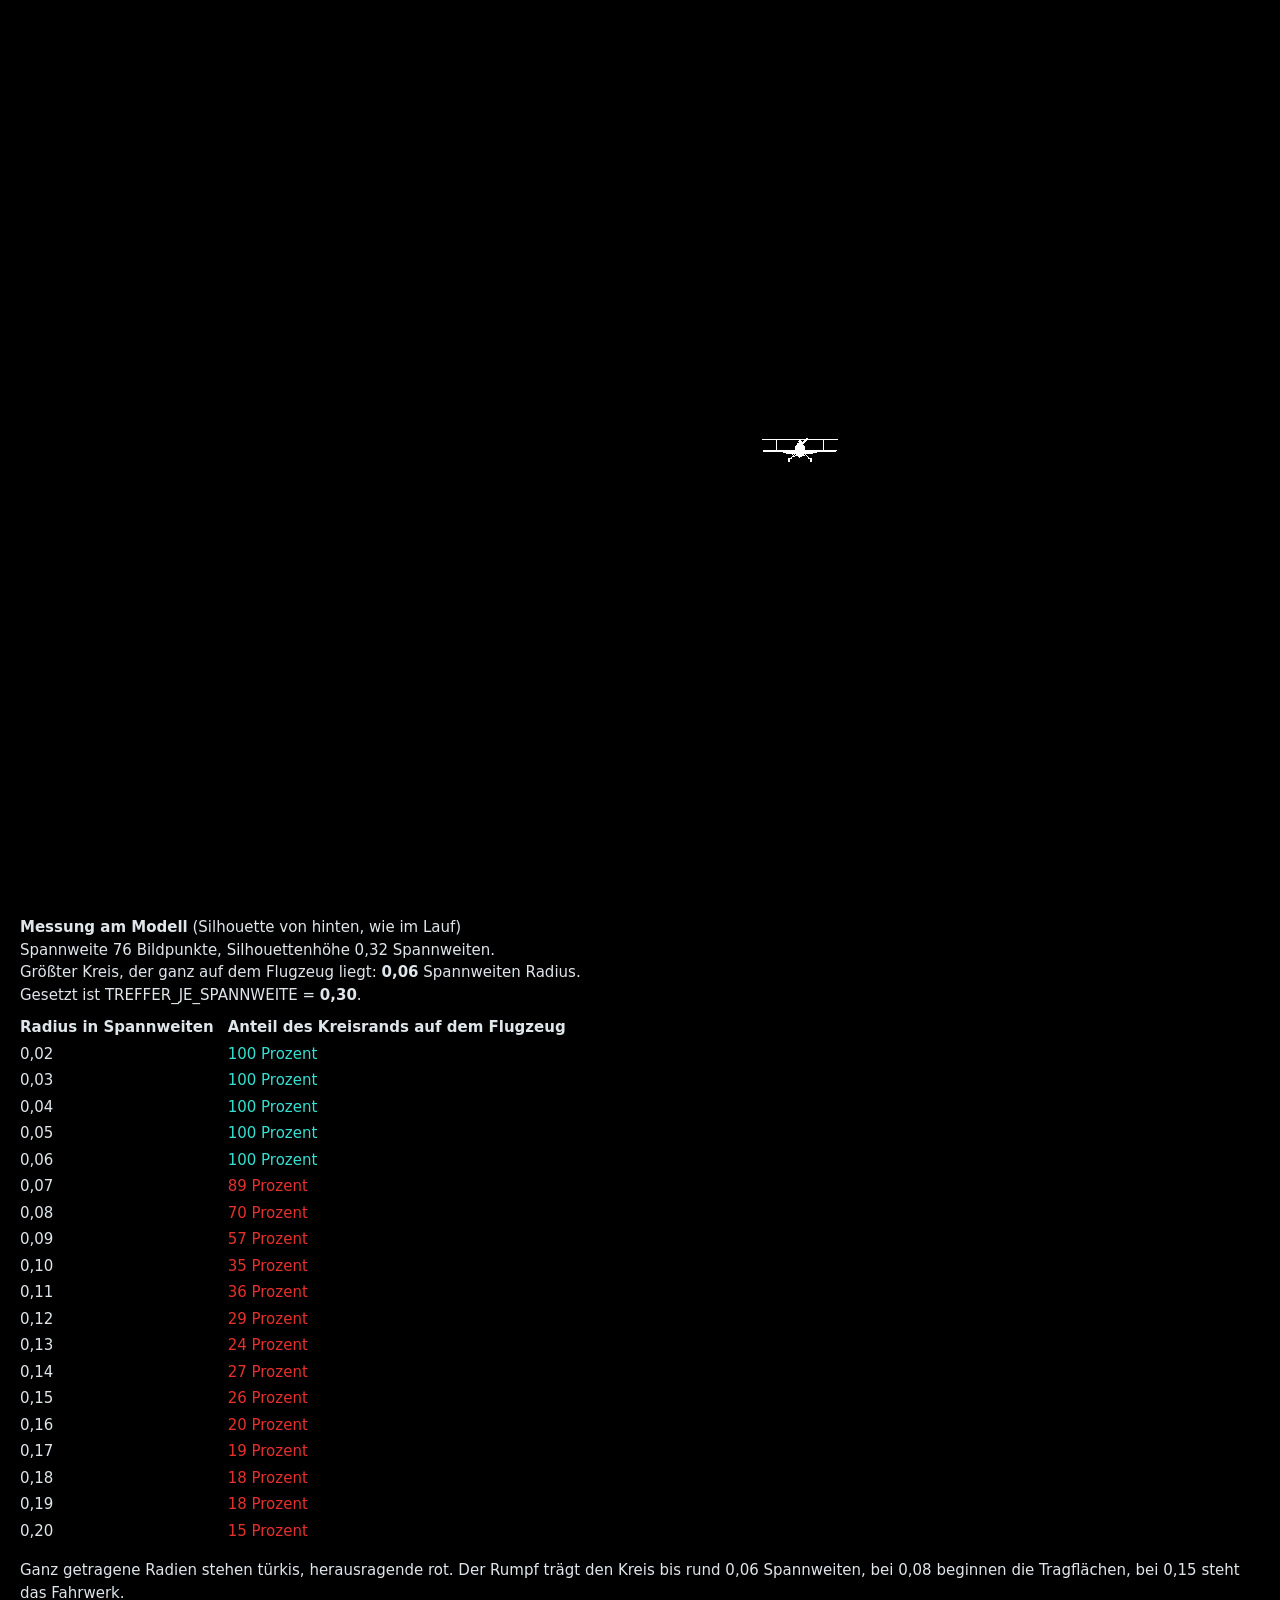
<file: entwurf/rumpf-messung.html>
<!DOCTYPE html>
<html lang="de">
<head>
<meta charset="utf-8">
<title>Rumpfbreite · Messung</title>
<style>
  body { margin: 0; background: #000; color: #dfe6ea; font: 15px/1.5 system-ui, sans-serif; }
  canvas { display: block; }
  #bericht { padding: 16px 20px; }
  table { border-collapse: collapse; margin-top: 8px; }
  th, td { padding: 2px 14px 2px 0; text-align: left; }
  .traegt { color: #35e0d0; }
  .ragt { color: #e5312b; }
</style>
</head>
<body>
<div id="bericht">Messung läuft.</div>
<script type="module">
  // Messaufbau für die Trefferzone von Mission 1 (Willis Auftrag vom
  // 14.09.2026, Treffer nur auf dem Flugzeugkörper). Die Seite zeigt das
  // Zielflugzeug in genau der Lage des Laufs (Nase weg von der Kamera,
  // Spannweite SPANNWEITE, Distanz FLUGDISTANZ) weiß vor schwarzem Grund
  // und wertet das Bild danach selbst aus: Sie sucht den größten Kreis um
  // die Flugzeugmitte, der noch vollständig auf dem Flugzeug liegt, und
  // zeigt für eine Reihe von Radien, wie viel vom Kreisrand noch trägt.
  // Daraus stammt die Setzung TREFFER_JE_SPANNWEITE in js/uebung1.js.
  // Mit ?lupe=1 verengt sich der Blickwinkel stark: Das Flugzeug füllt das
  // Bild, die Silhouette wird fein messbar, und bei 215 Einheiten Abstand
  // ändert sich an den Proportionen praktisch nichts. So wurde gemessen.
  import * as THREE from "../js/fremd/three.module.js";
  import { GLTFLoader } from "../js/fremd/GLTFLoader.js";
  import { SPANNWEITE, FLUGDISTANZ, BLICKWINKEL, TREFFER_JE_SPANNWEITE } from "../js/uebung1.js";

  const BREITE = 1600, HOEHE = 900;
  const lupe = new URLSearchParams(location.search).get("lupe");
  const renderer = new THREE.WebGLRenderer({ antialias: false, preserveDrawingBuffer: true });
  renderer.setSize(BREITE, HOEHE, false);
  document.body.prepend(renderer.domElement);
  const szene = new THREE.Scene();
  szene.background = new THREE.Color(0x000000);
  const kamera = new THREE.PerspectiveCamera(lupe ? 7 : BLICKWINKEL, BREITE / HOEHE, 1, 9000);
  const weiss = new THREE.MeshBasicMaterial({ color: 0xffffff });

  new GLTFLoader().load("../modelle/flugzeug.glb", (gltf) => {
    // Aufbau wortgleich zum Lauf: Nase nach hinten drehen, auf die
    // Spannweite bringen, um die Kastenmitte zentrieren.
    const halter = new THREE.Object3D();
    halter.rotation.y = -Math.PI / 2;
    halter.add(gltf.scene);
    gltf.scene.traverse((k) => { if (k.isMesh) k.material = weiss; });
    const groesse = new THREE.Vector3();
    new THREE.Box3().setFromObject(halter).getSize(groesse);
    halter.scale.setScalar(SPANNWEITE / groesse.x);
    const mitte = new THREE.Vector3();
    new THREE.Box3().setFromObject(halter).getCenter(mitte);
    halter.position.sub(mitte);
    const flugzeug = new THREE.Group();
    flugzeug.add(halter);
    flugzeug.position.set(0, 0, -FLUGDISTANZ);
    szene.add(flugzeug);
    renderer.render(szene, kamera);
    werteAus();
  });

  // Auswertung: Silhouette einlesen, Kastenmitte bestimmen, dann je Radius
  // den Kreisrand abtasten. Getragen heißt: jeder abgetastete Punkt des
  // Randes liegt auf dem Flugzeug.
  function werteAus() {
    const flaeche = document.createElement("canvas");
    flaeche.width = BREITE;
    flaeche.height = HOEHE;
    const stift = flaeche.getContext("2d");
    stift.drawImage(renderer.domElement, 0, 0);
    const bild = stift.getImageData(0, 0, BREITE, HOEHE).data;
    const hell = (x, y) => x >= 0 && x < BREITE && y >= 0 && y < HOEHE
      && bild[(y * BREITE + x) * 4] > 40;

    let links = BREITE, rechts = -1, oben = HOEHE, unten = -1;
    for (let y = 0; y < HOEHE; y++) {
      for (let x = 0; x < BREITE; x++) {
        if (!hell(x, y)) continue;
        if (x < links) links = x;
        if (x > rechts) rechts = x;
        if (y < oben) oben = y;
        if (y > unten) unten = y;
      }
    }
    if (rechts < 0) { document.getElementById("bericht").textContent = "Nichts gefunden."; return; }
    const spann = rechts - links + 1;
    const mx = (links + rechts) / 2, my = (oben + unten) / 2;

    const anteilAufFlugzeug = (radius) => {
      let treffer = 0;
      const schritte = 720;
      for (let i = 0; i < schritte; i++) {
        const winkel = (i / schritte) * 2 * Math.PI;
        const x = Math.round(mx + radius * Math.cos(winkel));
        const y = Math.round(my + radius * Math.sin(winkel));
        if (hell(x, y)) treffer++;
      }
      return treffer / schritte;
    };

    const zeilen = [];
    let groesstGetragen = 0;
    for (let anteil = 0.02; anteil <= 0.2001; anteil += 0.01) {
      const gerundet = Math.round(anteil * 100) / 100;
      const quote = anteilAufFlugzeug(gerundet * spann);
      if (quote === 1) groesstGetragen = gerundet;
      zeilen.push({ anteil: gerundet, quote });
    }

    const zahl = (w, n = 2) => w.toFixed(n).replace(".", ",");
    document.getElementById("bericht").innerHTML = `
      <b>Messung am Modell</b> (Silhouette von hinten, wie im Lauf)<br>
      Spannweite ${spann} Bildpunkte, Silhouettenhöhe ${zahl((unten - oben + 1) / spann)} Spannweiten.<br>
      Größter Kreis, der ganz auf dem Flugzeug liegt: <b>${zahl(groesstGetragen)}</b> Spannweiten Radius.<br>
      Gesetzt ist TREFFER_JE_SPANNWEITE = <b>${zahl(TREFFER_JE_SPANNWEITE)}</b>.
      <table>
        <tr><th>Radius in Spannweiten</th><th>Anteil des Kreisrands auf dem Flugzeug</th></tr>
        ${zeilen.map((z) => `<tr><td>${zahl(z.anteil)}</td>
          <td class="${z.quote === 1 ? "traegt" : "ragt"}">${Math.round(z.quote * 100)} Prozent</td></tr>`).join("")}
      </table>
      <p>Ganz getragene Radien stehen türkis, herausragende rot. Der Rumpf
      trägt den Kreis bis rund 0,06 Spannweiten, bei 0,08 beginnen die
      Tragflächen, bei 0,15 steht das Fahrwerk.</p>`;
  }
</script>
</body>
</html>
</file>
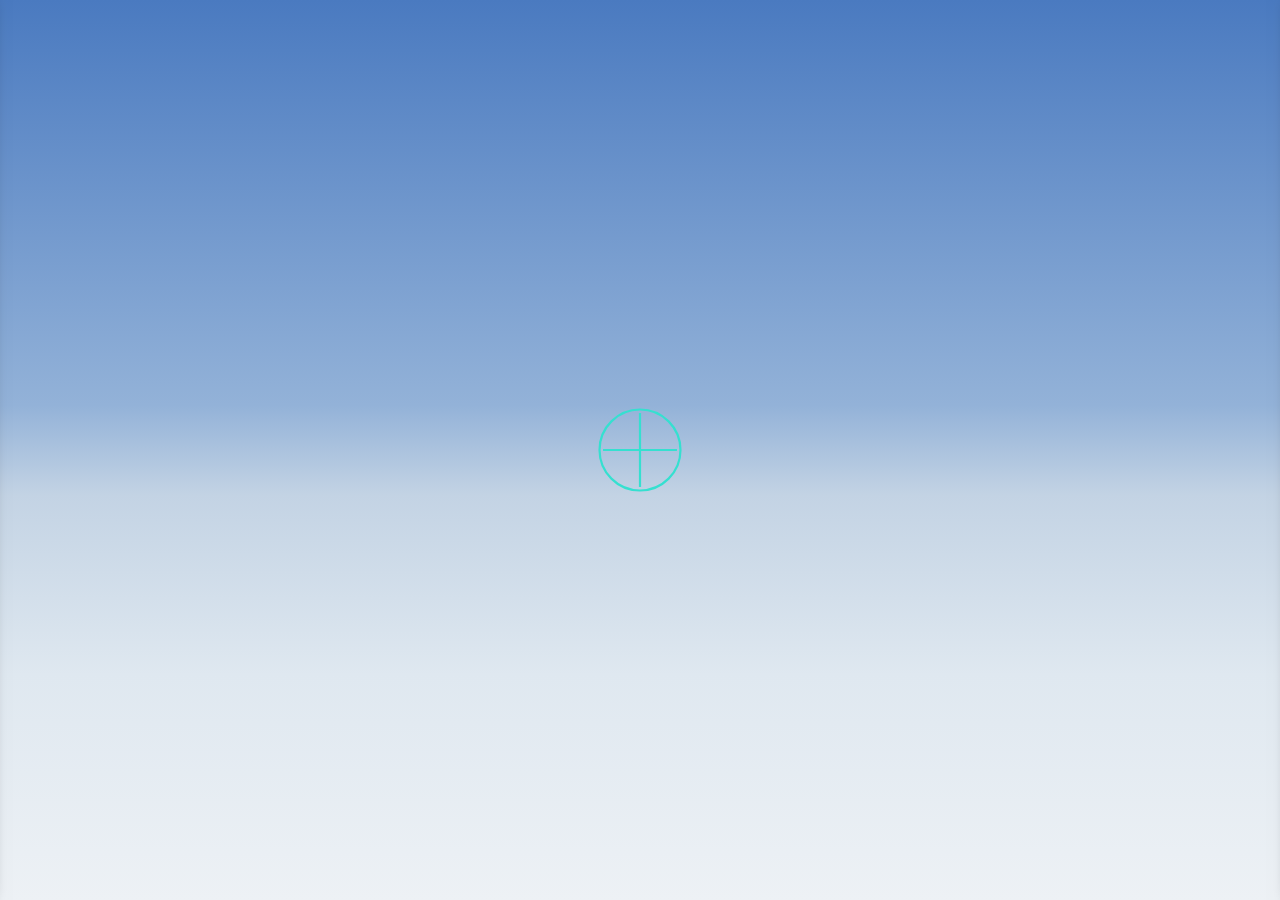
<file: entwurf/uebung1-probe.html>
<!DOCTYPE html>
<html lang="de">
<head>
<meta charset="utf-8">
<title>Übung 1 · Probe</title>
<meta name="viewport" content="width=device-width, initial-scale=1">
<link rel="stylesheet" href="../stil.css?v=64">
</head>
<body>
<script type="module">
  // Probeaufbau ohne App-Rahmen: gestellte Achsen (Sinusfahrt), damit sich
  // Blick, Ziel und Kreis sichtbar bewegen. ?dauer=<min> wählt die Dauer,
  // ?sla=1 schaltet die Buchstabenaufgabe zu, ?abbruch=<ms> bricht ab.
  import { erzeugeUebung1 } from "../js/uebung1-lauf.js";
  import { erzeugeHangartuer } from "../js/hangartuer.js";
  const params = new URLSearchParams(location.search);
  const dauer = Number(params.get("dauer")) || 3;
  const sla = params.get("sla") === "1";
  const speicher = {
    ladeEinstellung: async () => ({ dauer, sla }),
    setzeEinstellung: async () => {},
  };
  const start = performance.now();
  const controls = {
    wert(rolle) {
      const t = (performance.now() - start) / 1000;
      const kurven = {
        stickX: Math.sin(t * 0.6) * 0.5,
        stickY: Math.cos(t * 0.5) * 0.4,
        ruder: Math.sin(t * 0.9) * 0.4,
      };
      return kurven[rolle] ?? 0;
    },
    schussGedrueckt: () => false,
    schusstasteVon: () => null,
    starteSchussFang: () => {},
    brichSchussFangAb: () => {},
    geraete: () => [],
  };
  const uebung = erzeugeUebung1({ speicher, controls });
  await uebung.ladeEinstellung();
  const tuer = erzeugeHangartuer();
  let brichAb = null;
  await tuer.schliesse();
  uebung.starte({
    tuer,
    registriereAbbruch: (fn) => { brichAb = fn; },
    beiEnde: (ergebnis) => { document.body.insertAdjacentText("beforeend", `ENDE: ${JSON.stringify(ergebnis)}`); },
  });
  const abbruchNach = Number(params.get("abbruch"));
  if (abbruchNach > 0) setTimeout(() => brichAb?.(), abbruchNach);
</script>
</body>
</html>
</file>
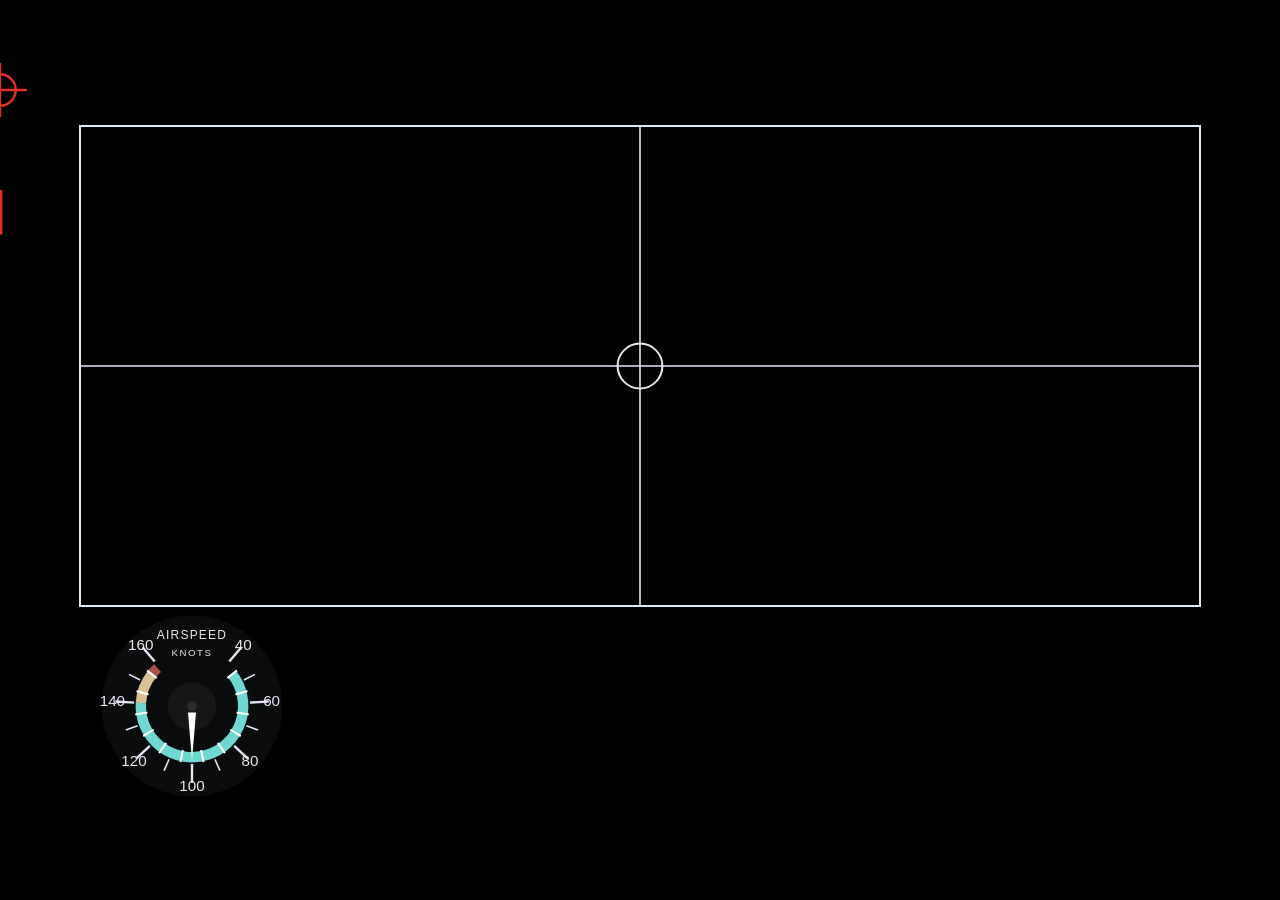
<file: entwurf/uebung2-probe.html>
<!DOCTYPE html>
<html lang="de">
<head>
<meta charset="utf-8">
<title>Übung 2 · Probe</title>
<meta name="viewport" content="width=device-width, initial-scale=1">
<link rel="stylesheet" href="../stil.css?v=64">
</head>
<body>
<script type="module">
  // Probeaufbau ohne App-Rahmen: gestellte Achsen (Sinusfahrt), damit sich
  // alle Elemente sichtbar bewegen. ?auswahl=stick,ruder,schub wählt die
  // Elemente, ?dauer=<min> die Testdauer, ?abbruch=<ms> bricht ab.
  import { erzeugeUebung2 } from "../js/uebung2-lauf.js";
  import { erzeugeHangartuer } from "../js/hangartuer.js";
  const params = new URLSearchParams(location.search);
  const auswahl = (params.get("auswahl") ?? "stick,ruder,schub").split(",");
  const dauer = Number(params.get("dauer")) || 5;
  const speicher = {
    ladeEinstellung: async () => ({ dauer, stick: auswahl.includes("stick"), ruder: auswahl.includes("ruder"), schub: auswahl.includes("schub") }),
    setzeEinstellung: async () => {},
  };
  const start = performance.now();
  const controls = {
    wert(rolle) {
      const t = (performance.now() - start) / 1000;
      const kurven = {
        stickX: Math.sin(t * 0.9) * 0.6,
        stickY: Math.cos(t * 0.7) * 0.5,
        ruder: Math.sin(t * 1.3) * 0.5,
        schub: Math.sin(t * 0.5) * 0.4,
      };
      return kurven[rolle] ?? 0;
    },
  };
  const uebung = erzeugeUebung2({ speicher, controls });
  await uebung.ladeEinstellung();
  const tuer = erzeugeHangartuer();
  let brichAb = null;
  await tuer.schliesse();
  uebung.starte({
    tuer,
    registriereAbbruch: (fn) => { brichAb = fn; },
    beiEnde: (ergebnis) => { document.body.insertAdjacentText("beforeend", `ENDE: ${JSON.stringify(ergebnis)}`); },
  });
  const abbruchNach = Number(params.get("abbruch"));
  if (abbruchNach > 0) setTimeout(() => brichAb?.(), abbruchNach);
</script>
</body>
</html>
</file>
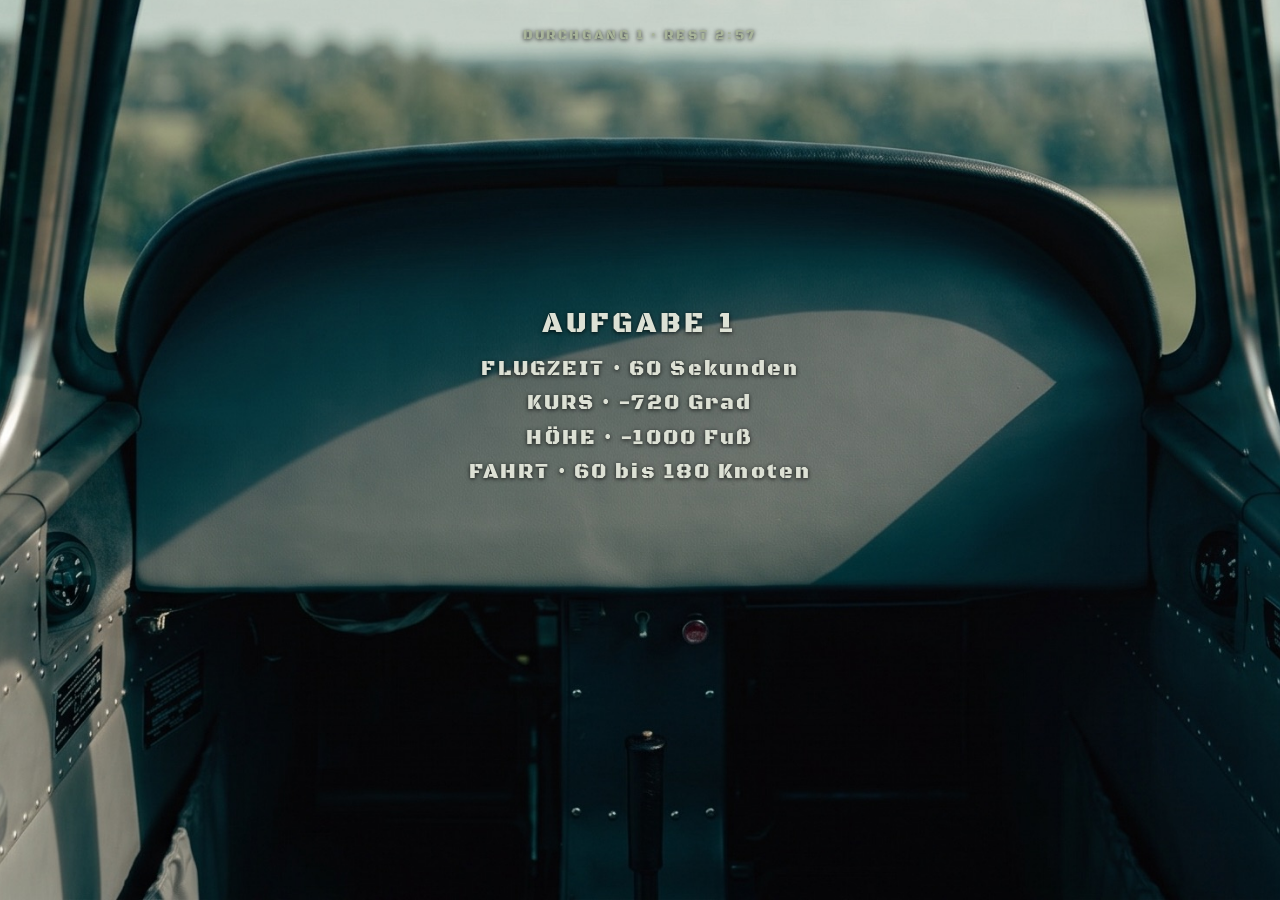
<file: entwurf/uebung3-probe.html>
<!DOCTYPE html>
<html lang="de">
<head>
<meta charset="utf-8">
<title>Übung 3 · Probe</title>
<meta name="viewport" content="width=device-width, initial-scale=1">
<link rel="stylesheet" href="../stil.css?v=69">
</head>
<body>
<button id="start" type="button">START</button>
<pre id="protokoll"></pre>
<script>
  // rAF-Ersatz für headless ohne Zeichenfläche (Muster m3-sicht.html,
  // m5-sicht.html): ohne Ersatz feuert requestAnimationFrame im
  // Headless-Chrome ohne sichtbaren Bildschirm kaum oder gar nicht.
  window.requestAnimationFrame = (fn) => setTimeout(() => fn(performance.now()), 16);
  // Skriptfehler laufen ins Protokollfeld statt nur in die Konsole, damit
  // die Sichtprüfung sie auch ohne Konsolenzugriff sieht (--dump-dom).
  window.onerror = (nachricht) => {
    const feld = document.getElementById("protokoll");
    if (feld) feld.textContent += `SKRIPTFEHLER: ${nachricht}\n`;
  };
</script>
<script type="module">
  // Probeaufbau ohne App-Rahmen (Mission 3, Instrumentenflug): gestellte
  // Achsen statt echter Geräte, damit sich Uhr, Fehlersäule, Kurs, Fahrt,
  // Höhe und in Stufe 4 die Antwortleiste ohne Bewerber am Stick bewegen.
  // Stick quer/längs und Schub fahren langsame Sinuskurven, das Ruder
  // wandert als Dreieckskurve stetig über die fünf Pedalzonen, die
  // Schusstaste liefert alle 8 Sekunden genau eine steigende Flanke
  // (Merker, kein Dauerfeuer). Der Startknopf ruft starte() mit einer
  // Attrappen-Tür auf, die ohne Torfahrt sofort offen beziehungsweise zu
  // ist; beiEnde schreibt das Ergebnis als JSON-Zeile ins Protokollfeld.
  // Für die headless-Sichtprüfung (--dump-dom) läuft der Start ohne Klick
  // von selbst an, ?warte=1 schaltet das ab und überlässt den Start dem
  // Knopf. ?stufe=<1..4> und ?testdauer=<3|5|10> überschreiben die
  // Einstellung, ?abbruch=<ms> bricht den laufenden Test ab.
  import { erzeugeUebung3 } from "../js/uebung3-lauf.js";

  const protokollfeld = document.getElementById("protokoll");
  const start = performance.now();
  const schreibe = (ereignis, angaben = {}) => {
    const zeile = { ms: Math.round(performance.now() - start), ereignis, ...angaben };
    protokollfeld.textContent += `${JSON.stringify(zeile)}\n`;
  };

  const params = new URLSearchParams(location.search);
  const stufe = Number(params.get("stufe")) || 4;
  const testdauer = Number(params.get("testdauer")) || 3;

  const speicher = {
    ladeEinstellung: async () => ({ stufe, testdauer, fehlersaeule: true }),
    setzeEinstellung: async () => {},
  };

  let schussAlt = false;
  const controls = {
    wert(rolle) {
      const t = (performance.now() - start) / 1000;
      if (rolle === "ruder") {
        // Dreieckskurve -1 bis 1, Periode 40 s: wandert stetig und ohne
        // Sprung über alle fünf Pedalzonen (pedalwahl in uebung3.js).
        const periode = 40;
        const phase = (t % periode) / periode;
        return phase < 0.5 ? -1 + 4 * phase : 3 - 4 * phase;
      }
      const kurven = {
        stickX: Math.sin(t * 0.12) * 0.5,
        stickY: Math.cos(t * 0.09) * 0.4,
        schub: Math.sin(t * 0.05) * 0.4, // langsamer Sinus um die Mitte (schub 0 = mittlere Fahrt)
      };
      return kurven[rolle] ?? 0;
    },
    // Flanke statt Dauerfeuer: gedrückt gilt nur die ersten 120 ms je
    // 8-Sekunden-Fenster, der Merker liefert genau einmal je Fenster true.
    schussGedrueckt() {
      const phase = (performance.now() - start) % 8000;
      const gedrueckt = phase < 120;
      const flanke = gedrueckt && !schussAlt;
      schussAlt = gedrueckt;
      return flanke;
    },
    schusstasteVon: () => null,
    starteSchussFang: () => {},
    brichSchussFangAb: () => {},
    geraete: () => [],
  };

  const uebung = erzeugeUebung3({ speicher, controls });
  await uebung.ladeEinstellung();

  // Protokoll der Durchgangspunkte: die Zwischenanzeige bekommt bei
  // Durchgangsende die Klasse "da" mit dem Punktetext ("DURCHGANG N ·
  // X PUNKTE"); das wird hier mitgeschrieben statt nur sichtbar zu sein,
  // damit ein vollendeter Durchgang auch ohne Bildschirm nachweisbar ist.
  new MutationObserver((eintraege) => {
    for (const eintrag of eintraege) {
      const el = eintrag.target;
      if (el.classList?.contains("ict-zwischenanzeige") && el.classList.contains("da")) {
        schreibe("durchgang", { text: el.textContent });
      }
    }
  }).observe(document.body, { attributes: true, attributeFilter: ["class"], subtree: true });

  // Attrappen-Tür: öffnet und schließt sofort, ohne Torfahrt, damit die
  // Probe ohne die reale Übergangszeit läuft.
  const tuer = { schliesse: async () => {}, oeffne: async () => {}, verwische: () => {} };

  let brichAb = null;
  const starteLauf = () => {
    schreibe("start", { stufe, testdauer });
    uebung.starte({
      tuer,
      registriereAbbruch: (fn) => { brichAb = fn; },
      beiEnde: (ergebnis) => schreibe("ende", { ergebnis }),
    });
  };
  document.getElementById("start").addEventListener("click", starteLauf);

  const abbruchNach = Number(params.get("abbruch"));
  if (abbruchNach > 0) setTimeout(() => brichAb?.(), abbruchNach);

  if (!params.has("warte")) starteLauf();
</script>
</body>
</html>
</file>
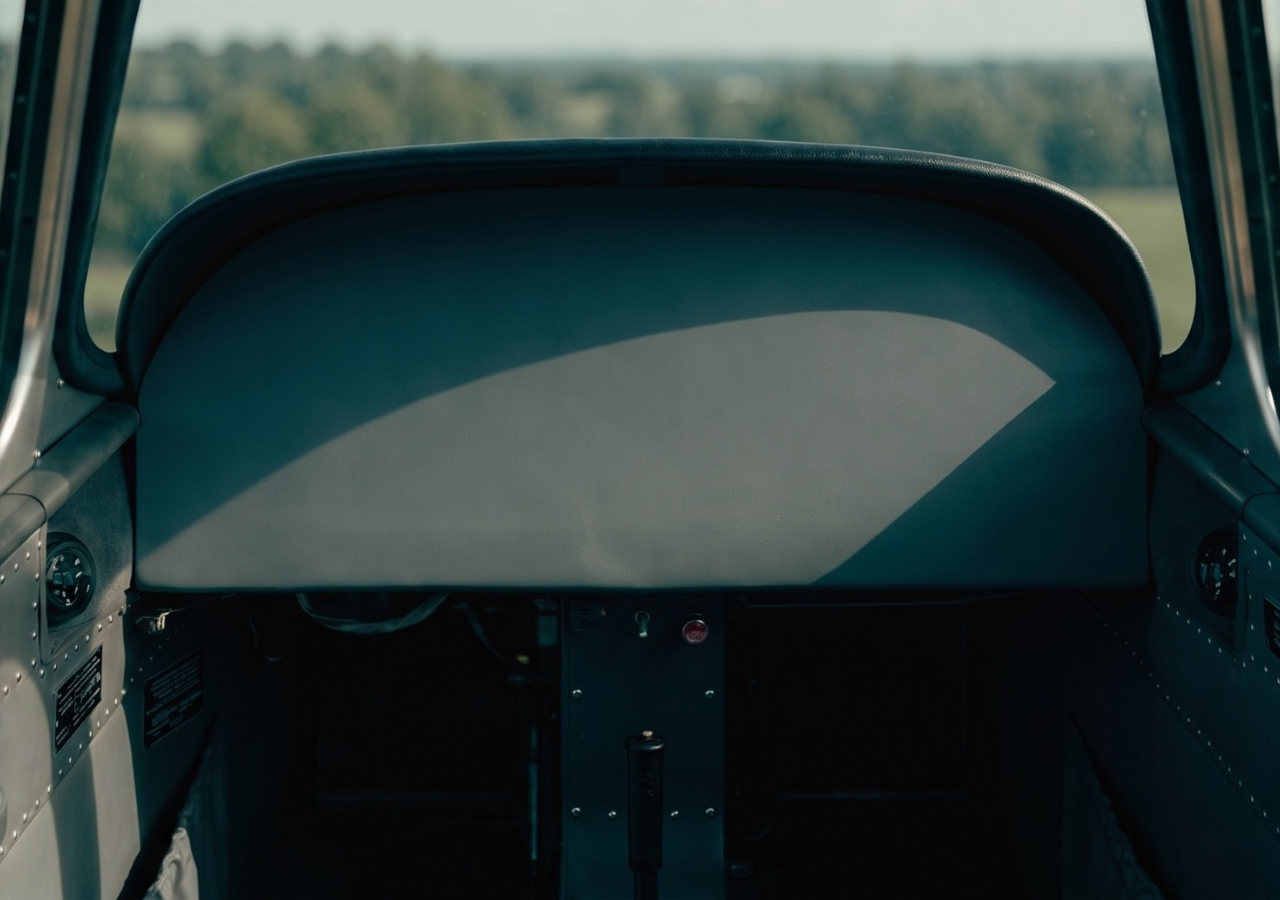
<file: entwurf/uebung4-probe.html>
<!DOCTYPE html>
<html lang="de">
<head>
<meta charset="utf-8">
<title>Übung 4 · Probe</title>
<meta name="viewport" content="width=device-width, initial-scale=1">
<link rel="stylesheet" href="../stil.css?v=54">
</head>
<body>
<script type="module">
  // Probeaufbau ohne App-Rahmen: schließt die Hangartür und startet die Übung
  // sofort mit festen Einstellungen, damit der Ablauf headless mit virtueller
  // Zeit prüfbar ist. Mit ?abbruch=<ms> wird nach dieser Zeit abgebrochen.
  import { erzeugeUebung4 } from "../js/uebung4-lauf.js";
  import { erzeugeHangartuer } from "../js/hangartuer.js";
  const speicher = {
    ladeEinstellung: async () => ({ zeit: 3, fragen: 2, dauer: 5 }),
    setzeEinstellung: async () => {},
  };
  const uebung = erzeugeUebung4({ speicher });
  await uebung.ladeEinstellung();
  const tuer = erzeugeHangartuer();
  let brichAb = null;
  await tuer.schliesse();
  uebung.starte({
    tuer,
    registriereAbbruch: (fn) => { brichAb = fn; },
    beiEnde: (ergebnis) => { document.body.insertAdjacentText("beforeend", `ENDE: ${JSON.stringify(ergebnis)}`); },
  });
  const abbruchNach = Number(new URLSearchParams(location.search).get("abbruch"));
  if (abbruchNach > 0) setTimeout(() => brichAb?.(), abbruchNach);
</script>
</body>
</html>
</file>
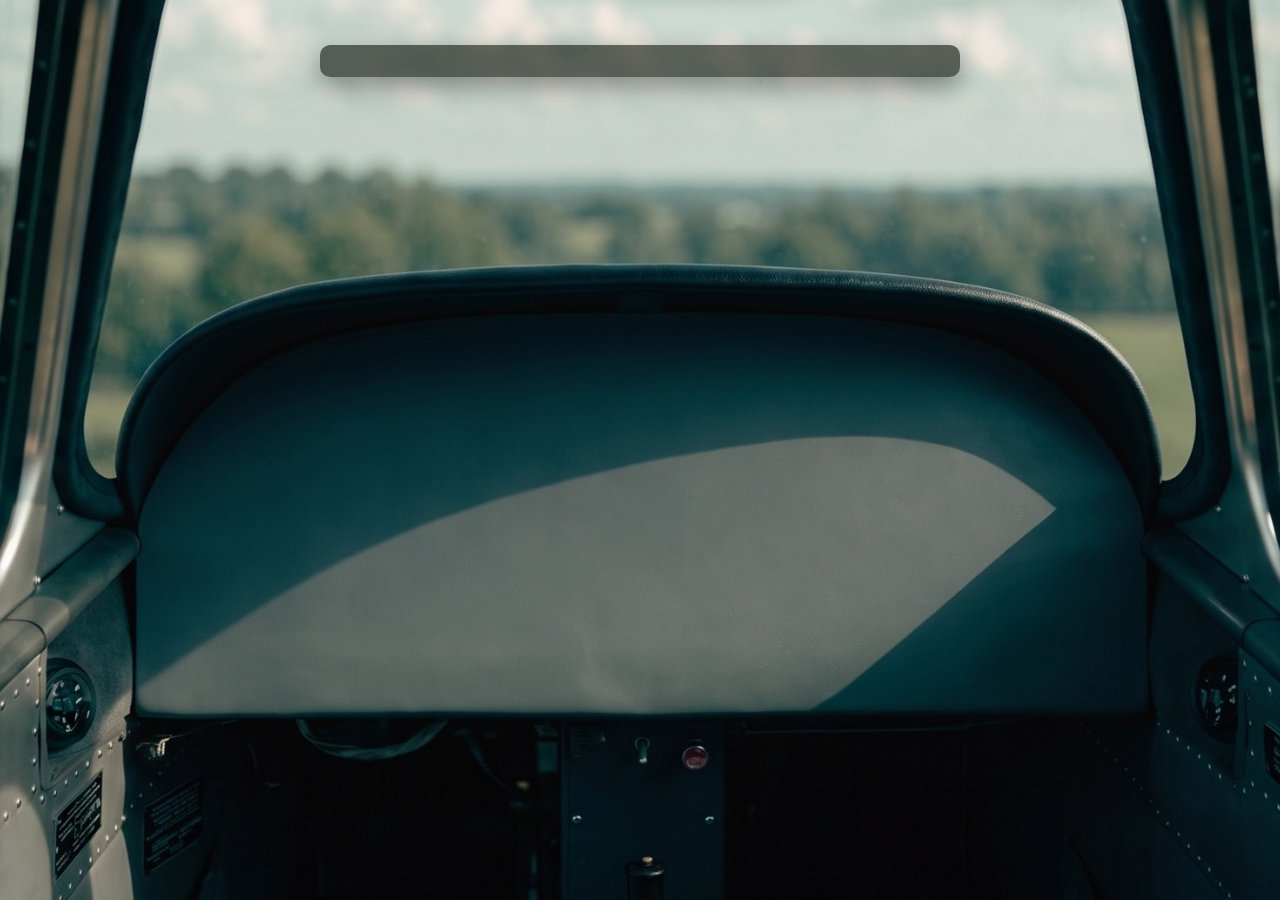
<file: entwurf/uebung5-probe.html>
<!DOCTYPE html>
<html lang="de">
<head>
<meta charset="utf-8">
<title>Übung 5 · Probe</title>
<meta name="viewport" content="width=device-width, initial-scale=1">
<link rel="stylesheet" href="../stil.css?v=54">
</head>
<body>
<script type="module">
  // Probeaufbau ohne App-Rahmen: schließt die Hangartür und startet den Lauf
  // sofort, damit der Ablauf headless prüfbar ist. Mit ?abbruch=<ms> wird nach
  // dieser Zeit abgebrochen, mit ?wissen=1 öffnet statt des Laufs der
  // Karteikartenstapel, mit ?dauer=<min> wird die Testdauer der Probe gesetzt.
  import { erzeugeUebung5 } from "../js/uebung5-lauf.js";
  import { erzeugeHangartuer } from "../js/hangartuer.js";
  const dauer = Number(new URLSearchParams(location.search).get("dauer")) || 5;
  const speicher = {
    ladeEinstellung: async () => ({ dauer }),
    setzeEinstellung: async () => {},
  };
  const uebung = erzeugeUebung5({ speicher });
  await uebung.ladeEinstellung();
  if (new URLSearchParams(location.search).get("wissen")) {
    const feld = document.createElement("div");
    document.body.append(feld);
    uebung.zeichneUnten(feld);
  } else {
    const tuer = erzeugeHangartuer();
    let brichAb = null;
    await tuer.schliesse();
    uebung.starte({
      tuer,
      registriereAbbruch: (fn) => { brichAb = fn; },
      beiEnde: (ergebnis) => { document.body.insertAdjacentText("beforeend", `ENDE: ${JSON.stringify(ergebnis)}`); },
    });
    const abbruchNach = Number(new URLSearchParams(location.search).get("abbruch"));
    if (abbruchNach > 0) setTimeout(() => brichAb?.(), abbruchNach);
  }
</script>
</body>
</html>
</file>
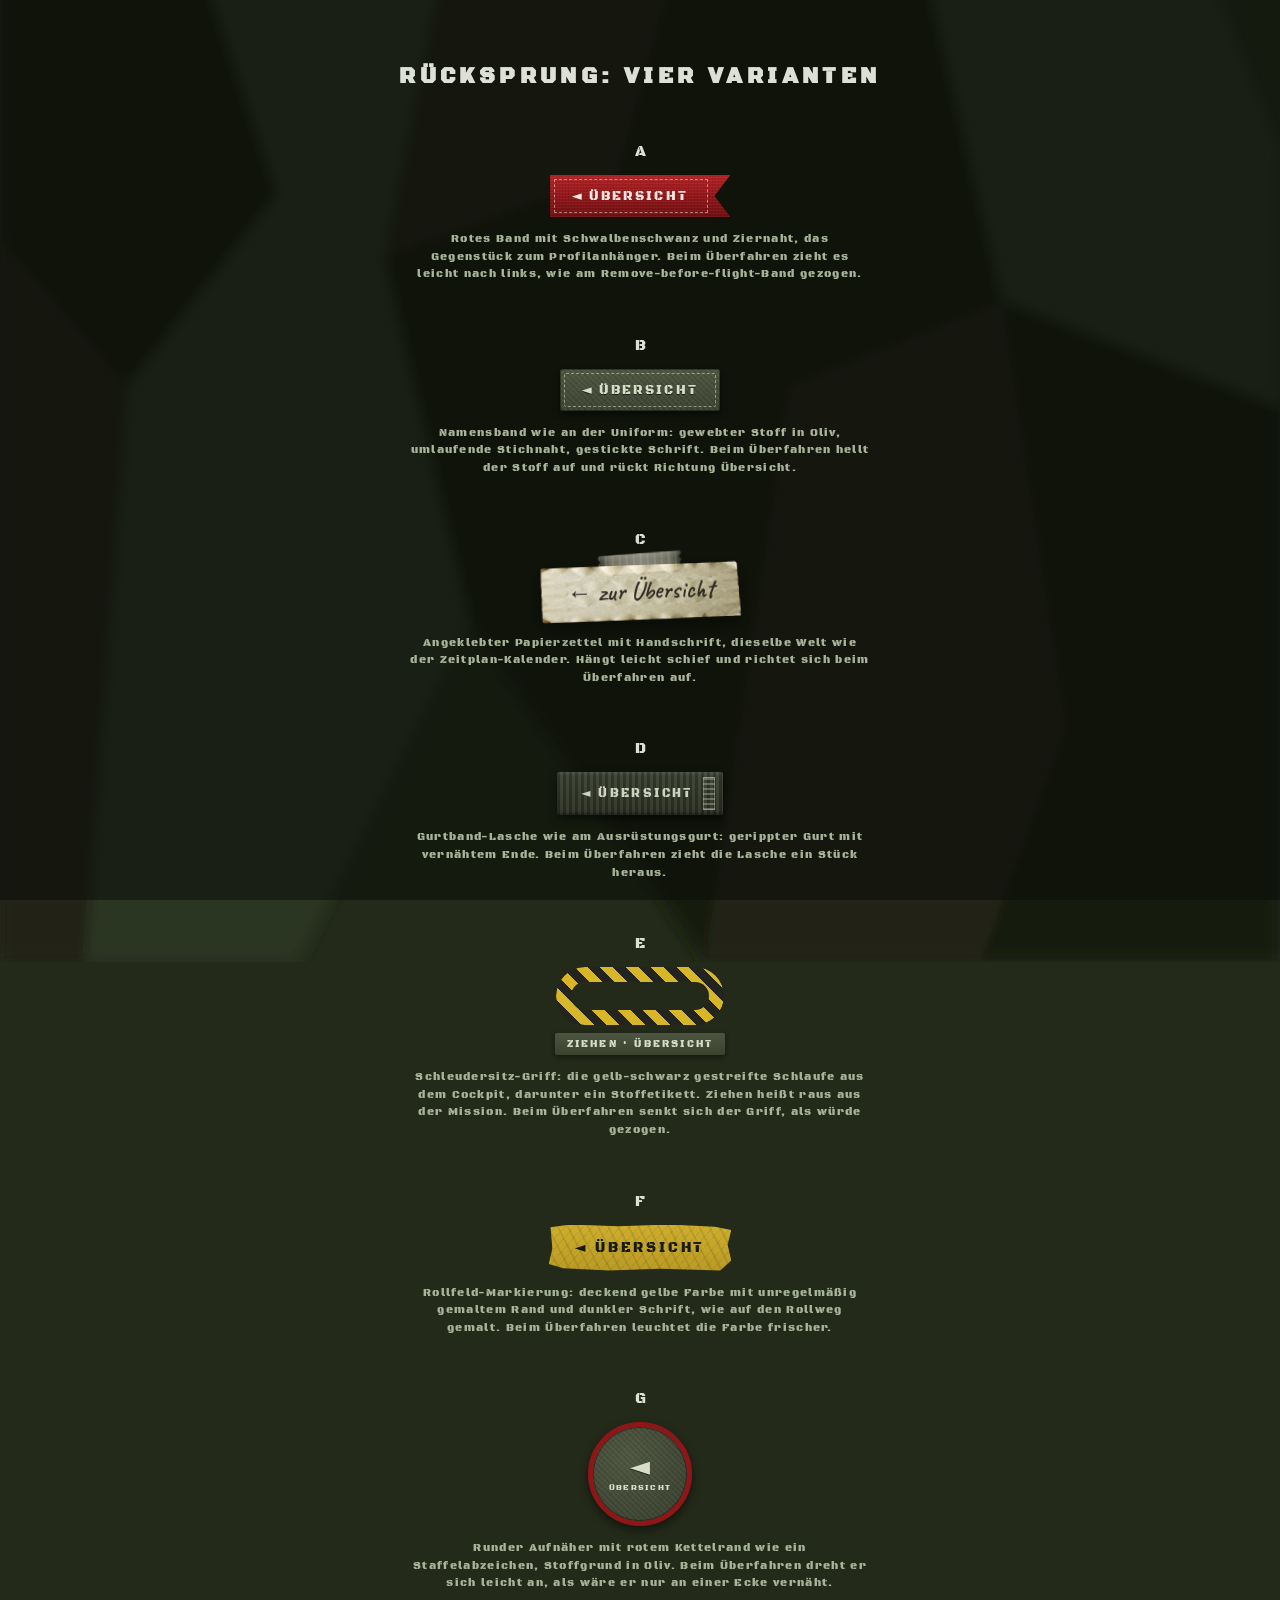
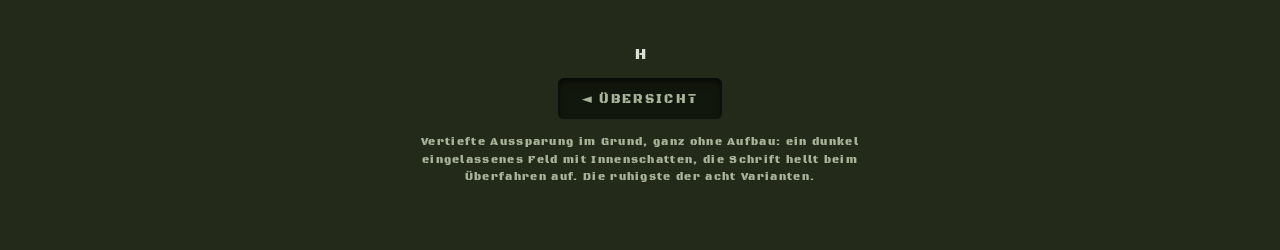
<file: entwurf/varianten-zurueck.html>
<!DOCTYPE html>
<html lang="de">
<head>
<meta charset="utf-8">
<title>Rücksprung-Knopf · Varianten</title>
<meta name="viewport" content="width=device-width, initial-scale=1">
<link rel="stylesheet" href="../stil.css?v=54">
<style>
  .varianten { max-width: 760px; margin: 7vh auto; display: grid; gap: 52px; justify-items: center; padding: 0 20px; }
  .varianten h1 { font-size: 22px; letter-spacing: 0.2em; color: var(--hell); }
  .variante { display: grid; gap: 14px; justify-items: center; }
  .variante .beschriftung { font-size: 11px; letter-spacing: 0.12em; color: var(--gedeckt); text-align: center; max-width: 460px; line-height: 1.6; }
  .variante .kennbuchstabe { font-size: 15px; color: var(--hell); }

  /* A: Rotes Band nach dem Vorbild des Profilanhängers, quer mit Schwalbenschwanz */
  .zv-band {
    position: relative;
    border: 0;
    cursor: pointer;
    font-family: inherit;
    font-size: 13px;
    letter-spacing: 0.18em;
    color: #f2e6e0;
    padding: 13px 42px 13px 22px;
    background:
      repeating-linear-gradient(0deg, rgba(255, 255, 255, 0.05) 0 1px, rgba(0, 0, 0, 0) 1px 3px),
      repeating-linear-gradient(90deg, rgba(0, 0, 0, 0.07) 0 1px, rgba(0, 0, 0, 0) 1px 3px),
      linear-gradient(180deg, #b32226, #8e1518 55%, #6f0f12);
    clip-path: polygon(0 0, 100% 0, calc(100% - 16px) 50%, 100% 100%, 0 100%);
    filter: drop-shadow(0 6px 9px rgba(0, 0, 0, 0.5));
    transition: transform 0.18s;
    transform-origin: left center;
  }
  .zv-band::after { content: ""; position: absolute; inset: 4px 22px 4px 4px; border: 1px dashed rgba(255, 244, 235, 0.5); pointer-events: none; }
  .zv-band:hover { transform: translateX(-5px) rotate(-1.2deg); }

  /* B: Namensband wie an der Uniform, Stoff mit Stichnaht */
  .zv-patch {
    position: relative;
    border: 0;
    cursor: pointer;
    font-family: inherit;
    font-size: 13px;
    letter-spacing: 0.18em;
    color: #d8dcc9;
    text-shadow: 0 1px 0 rgba(0, 0, 0, 0.55);
    padding: 13px 22px;
    border-radius: 3px;
    background:
      repeating-linear-gradient(45deg, rgba(255, 255, 255, 0.045) 0 2px, rgba(0, 0, 0, 0) 2px 4px),
      repeating-linear-gradient(-45deg, rgba(0, 0, 0, 0.05) 0 2px, rgba(0, 0, 0, 0) 2px 4px),
      linear-gradient(180deg, #4d5540, #3b4230);
    box-shadow: inset 0 0 0 1px rgba(0, 0, 0, 0.35), 0 3px 7px rgba(0, 0, 0, 0.45);
    transition: filter 0.15s, transform 0.15s;
  }
  .zv-patch::after { content: ""; position: absolute; inset: 4px; border: 1px dashed rgba(216, 220, 201, 0.55); border-radius: 2px; pointer-events: none; }
  .zv-patch:hover { filter: brightness(1.14); transform: translateX(-3px); }

  /* C: Papierzettel mit Klebeband und Handschrift, wie der Zeitplan */
  .zv-zettel {
    position: relative;
    border: 0;
    cursor: pointer;
    font-family: "Caveat", cursive;
    font-size: 25px;
    font-weight: 600;
    color: #2e2a22;
    padding: 12px 30px 14px;
    background: url("../bilder/papier.png") center / 100% 100% no-repeat;
    filter: drop-shadow(0 6px 10px rgba(0, 0, 0, 0.5));
    transform: rotate(-2deg);
    transition: transform 0.18s;
  }
  .zv-zettel .klebeband { width: 84px; height: 20px; left: 50%; top: -10px; transform: translateX(-50%) rotate(-2.5deg); }
  .zv-zettel:hover { transform: rotate(-0.3deg); }

  /* D: Gurtband-Lasche mit Rippen und Nahtkasten, wie am Ausrüstungsgurt */
  .zv-gurt {
    position: relative;
    border: 0;
    cursor: pointer;
    font-family: inherit;
    font-size: 12px;
    letter-spacing: 0.2em;
    color: #cdd3bf;
    padding: 14px 30px 14px 24px;
    border-radius: 2px;
    background:
      repeating-linear-gradient(90deg, rgba(0, 0, 0, 0.15) 0 3px, rgba(255, 255, 255, 0.05) 3px 6px),
      linear-gradient(180deg, #3a4030, #2b3023);
    box-shadow: inset 0 2px 3px rgba(255, 255, 255, 0.08), inset 0 -2px 3px rgba(0, 0, 0, 0.35), 0 4px 8px rgba(0, 0, 0, 0.5);
    transition: transform 0.15s;
  }
  .zv-gurt::after {
    content: "";
    position: absolute;
    top: 5px;
    bottom: 5px;
    right: 8px;
    width: 10px;
    border: 1px solid rgba(205, 211, 191, 0.4);
    background: repeating-linear-gradient(180deg, rgba(205, 211, 191, 0.35) 0 2px, rgba(0, 0, 0, 0) 2px 5px);
    pointer-events: none;
  }
  .zv-gurt:hover { transform: translateX(-4px); }

  /* E: Schleudersitz-Griff, gelb-schwarz gestreifte Schlaufe mit Stoffetikett */
  .zv-griff {
    display: grid;
    justify-items: center;
    gap: 8px;
    border: 0;
    background: transparent;
    cursor: pointer;
    font-family: inherit;
    transition: transform 0.15s;
  }
  .zv-griff .schlaufe {
    width: 168px;
    height: 58px;
    border-radius: 29px;
    padding: 15px;
    box-sizing: border-box;
    background: repeating-linear-gradient(45deg, #d8b62a 0 9px, #23241f 9px 18px);
    -webkit-mask: linear-gradient(#000 0 0) content-box, linear-gradient(#000 0 0);
    -webkit-mask-composite: xor;
    mask: linear-gradient(#000 0 0) content-box, linear-gradient(#000 0 0);
    mask-composite: exclude;
    filter: drop-shadow(0 5px 8px rgba(0, 0, 0, 0.55));
  }
  .zv-griff .etikett {
    font-size: 10px;
    letter-spacing: 0.22em;
    color: #d8dcc9;
    background: linear-gradient(180deg, #4d5540, #3b4230);
    padding: 5px 12px;
    border-radius: 2px;
    box-shadow: 0 2px 5px rgba(0, 0, 0, 0.45);
  }
  .zv-griff:hover { transform: translateY(4px); }

  /* F: Rollfeld-Markierung, deckend gelbe Farbe mit unregelmäßigem Rand */
  .zv-rollfeld {
    border: 0;
    cursor: pointer;
    font-family: inherit;
    font-size: 14px;
    letter-spacing: 0.2em;
    color: #171a12;
    padding: 14px 26px;
    background:
      repeating-linear-gradient(63deg, rgba(23, 26, 18, 0.10) 0 2px, rgba(0, 0, 0, 0) 2px 9px),
      repeating-linear-gradient(-49deg, rgba(23, 26, 18, 0.08) 0 1px, rgba(0, 0, 0, 0) 1px 7px),
      linear-gradient(180deg, #cfae2d, #b99a24);
    clip-path: polygon(1% 6%, 12% 0, 38% 4%, 66% 0, 91% 5%, 100% 12%, 98% 44%, 100% 78%, 94% 100%, 61% 96%, 33% 100%, 8% 95%, 0 86%, 2% 52%);
    filter: drop-shadow(0 5px 8px rgba(0, 0, 0, 0.5));
    transition: filter 0.15s;
  }
  .zv-rollfeld:hover { filter: drop-shadow(0 5px 8px rgba(0, 0, 0, 0.5)) brightness(1.12); }

  /* G: Runder Aufnäher mit Kettelrand, wie ein Staffelabzeichen */
  .zv-aufnaeher {
    width: 104px;
    height: 104px;
    border-radius: 50%;
    border: 5px solid #8e1518;
    box-sizing: border-box;
    cursor: pointer;
    font-family: inherit;
    color: #d8dcc9;
    display: grid;
    align-content: center;
    justify-items: center;
    gap: 2px;
    background:
      repeating-linear-gradient(45deg, rgba(255, 255, 255, 0.045) 0 2px, rgba(0, 0, 0, 0) 2px 4px),
      repeating-linear-gradient(-45deg, rgba(0, 0, 0, 0.05) 0 2px, rgba(0, 0, 0, 0) 2px 4px),
      radial-gradient(circle at 38% 30%, #4d5540, #363d2b);
    box-shadow: 0 4px 9px rgba(0, 0, 0, 0.5), inset 0 0 0 1px rgba(0, 0, 0, 0.4);
    transition: transform 0.15s;
  }
  .zv-aufnaeher .pfeilgross { font-size: 26px; line-height: 1; text-shadow: 0 1px 0 rgba(0, 0, 0, 0.55); }
  .zv-aufnaeher .klein { font-size: 8px; letter-spacing: 0.16em; }
  .zv-aufnaeher:hover { transform: rotate(-4deg) scale(1.05); }

  /* H: Fräsung im Grund, vertieft ausgespartes Feld ohne Aufbau */
  .zv-fraesung {
    border: 0;
    cursor: pointer;
    font-family: inherit;
    font-size: 13px;
    letter-spacing: 0.18em;
    color: var(--gedeckt);
    padding: 13px 24px;
    border-radius: 6px;
    background: rgba(6, 8, 4, 0.55);
    box-shadow: inset 0 3px 7px rgba(0, 0, 0, 0.65), inset 0 -1px 0 rgba(168, 180, 154, 0.14);
    transition: color 0.15s, box-shadow 0.15s;
  }
  .zv-fraesung:hover { color: var(--hell); box-shadow: inset 0 3px 7px rgba(0, 0, 0, 0.65), inset 0 0 14px rgba(168, 180, 154, 0.12); }
</style>
</head>
<body>
<main class="varianten">
  <h1>RÜCKSPRUNG: VIER VARIANTEN</h1>

  <div class="variante">
    <span class="kennbuchstabe">A</span>
    <button class="zv-band">◄ ÜBERSICHT</button>
    <p class="beschriftung">Rotes Band mit Schwalbenschwanz und Ziernaht, das Gegenstück zum Profilanhänger. Beim Überfahren zieht es leicht nach links, wie am Remove-before-flight-Band gezogen.</p>
  </div>

  <div class="variante">
    <span class="kennbuchstabe">B</span>
    <button class="zv-patch">◄ ÜBERSICHT</button>
    <p class="beschriftung">Namensband wie an der Uniform: gewebter Stoff in Oliv, umlaufende Stichnaht, gestickte Schrift. Beim Überfahren hellt der Stoff auf und rückt Richtung Übersicht.</p>
  </div>

  <div class="variante">
    <span class="kennbuchstabe">C</span>
    <button class="zv-zettel"><span class="klebeband"></span>&#8592; zur Übersicht</button>
    <p class="beschriftung">Angeklebter Papierzettel mit Handschrift, dieselbe Welt wie der Zeitplan-Kalender. Hängt leicht schief und richtet sich beim Überfahren auf.</p>
  </div>

  <div class="variante">
    <span class="kennbuchstabe">D</span>
    <button class="zv-gurt">◄ ÜBERSICHT</button>
    <p class="beschriftung">Gurtband-Lasche wie am Ausrüstungsgurt: gerippter Gurt mit vernähtem Ende. Beim Überfahren zieht die Lasche ein Stück heraus.</p>
  </div>

  <div class="variante">
    <span class="kennbuchstabe">E</span>
    <button class="zv-griff"><span class="schlaufe"></span><span class="etikett">ZIEHEN · ÜBERSICHT</span></button>
    <p class="beschriftung">Schleudersitz-Griff: die gelb-schwarz gestreifte Schlaufe aus dem Cockpit, darunter ein Stoffetikett. Ziehen heißt raus aus der Mission. Beim Überfahren senkt sich der Griff, als würde gezogen.</p>
  </div>

  <div class="variante">
    <span class="kennbuchstabe">F</span>
    <button class="zv-rollfeld">◄ ÜBERSICHT</button>
    <p class="beschriftung">Rollfeld-Markierung: deckend gelbe Farbe mit unregelmäßig gemaltem Rand und dunkler Schrift, wie auf den Rollweg gemalt. Beim Überfahren leuchtet die Farbe frischer.</p>
  </div>

  <div class="variante">
    <span class="kennbuchstabe">G</span>
    <button class="zv-aufnaeher"><span class="pfeilgross">◄</span><span class="klein">ÜBERSICHT</span></button>
    <p class="beschriftung">Runder Aufnäher mit rotem Kettelrand wie ein Staffelabzeichen, Stoffgrund in Oliv. Beim Überfahren dreht er sich leicht an, als wäre er nur an einer Ecke vernäht.</p>
  </div>

  <div class="variante">
    <span class="kennbuchstabe">H</span>
    <button class="zv-fraesung">◄ ÜBERSICHT</button>
    <p class="beschriftung">Vertiefte Aussparung im Grund, ganz ohne Aufbau: ein dunkel eingelassenes Feld mit Innenschatten, die Schrift hellt beim Überfahren auf. Die ruhigste der acht Varianten.</p>
  </div>
</main>
</body>
</html>
</file>
<file: stil.css>
@font-face {
  font-family: "Black Ops One";
  src: url("schrift/black-ops-one.woff2") format("woff2");
  font-display: swap;
}

:root {
  --hell: #dde1d5;
  --gedeckt: #a8b49a;
  --tafel-dunkel: #31373b;
  --tafel-neben: #5c646a;
}

* { margin: 0; padding: 0; box-sizing: border-box; }

body {
  min-height: 100vh;
  overflow-x: clip;
  font-family: "Black Ops One", system-ui, sans-serif;
  color: var(--hell);
  background: #232a19 url("bilder/tarn.svg") center / cover no-repeat fixed;
}

body::before {
  content: "";
  position: fixed;
  inset: 0;
  background: rgba(8, 10, 6, 0.5);
  pointer-events: none;
  z-index: 0;
}

main { position: relative; z-index: 1; }

.she-titel {
  text-align: center;
  font-size: clamp(30px, 5vw, 52px);
  letter-spacing: 0.22em;
  text-shadow: 0 2px 6px rgba(0, 0, 0, 0.7);
}

.she-untertitel {
  text-align: center;
  font-size: clamp(11px, 1.5vw, 17px);
  letter-spacing: 0.75em;
  color: var(--gedeckt);
  margin-top: 8px;
  padding-left: 0.75em; /* gleicht die Sperrung optisch aus */
}

/* Profilwahl: zwei Bänder an einem gemeinsamen Bund */
/* Alle Maße des Bunds hängen an der Bandbreite --b, damit die Ösen bei jeder
   Fenstergröße exakt auf dem Ringstrang sitzen (Lochmitte im Bandbild: 47.1 % / 9.2 %,
   Strangmitte im Ringbild vermessen). */
.bund {
  --b: clamp(120px, 15vw, 170px);
  position: relative;
  width: min(620px, 92vw);
  height: calc(var(--b) * 3.05);
  margin: calc(5vh + var(--b) * 0.5) auto 0;
}

.bundring {
  position: absolute;
  left: 50%;
  top: calc(var(--b) * -0.605);
  width: calc(var(--b) * 1.25);
  height: calc(var(--b) * 1.25);
  transform: translateX(-50%);
  pointer-events: none;
  filter: drop-shadow(0 4px 8px rgba(0, 0, 0, 0.6));
}

.band {
  position: absolute;
  left: 50%;
  top: calc(var(--b) * 0.05);
  width: var(--b);
  transform-origin: 47.1% 9.2%;
  border: 0;
  background: transparent;
  cursor: pointer;
  filter: drop-shadow(0 10px 16px rgba(0, 0, 0, 0.55));
  transition: transform 0.35s ease;
}

.band[data-profil="luigi"] { margin-left: calc(var(--b) * -0.301); transform: rotate(-16deg); }
.band[data-profil="willi"] { margin-left: calc(var(--b) * -0.641); transform: rotate(16deg); z-index: 1; }
.band[data-profil="luigi"]:hover, .band[data-profil="luigi"]:focus-visible { transform: rotate(-20deg); }
.band[data-profil="willi"]:hover, .band[data-profil="willi"]:focus-visible { transform: rotate(20deg); }
/* Abheften vom Bund: das gewählte Band fliegt in die rechte obere Ecke,
   hängt sich dort ein und pendelt kurz aus. Ziel und Größe entsprechen dem
   Profilanhänger der Übersicht, damit der Übergang nahtlos wirkt. */
.band.anheften {
  position: fixed;
  margin: 0;
  z-index: 50;
  transform-origin: 50% 3%;
}

.band img.stoff { display: block; width: 100%; height: auto; }

.band .aufdruck {
  position: absolute;
  left: 6%;
  right: 6%;
  top: 28%;
  text-align: center;
  color: #f7f0e7;
  text-shadow: 0 1px 2px rgba(0, 0, 0, 0.45);
}

.band .aufdruck img.flieger { width: 46%; height: auto; display: block; margin: 0 auto; filter: brightness(1.35) drop-shadow(0 1px 1px rgba(0,0,0,.45)); }
.band .aufdruck .name { font-size: clamp(17px, 2vw, 24px); letter-spacing: 0.18em; margin-top: 10%; }
.band .aufdruck img.schwinge { width: 86%; height: auto; display: block; margin: 2% auto 0; mix-blend-mode: screen; }

/* Übersicht: sechs Schilder */
.schildraster {
  display: grid;
  grid-template-columns: repeat(3, 1fr);
  gap: clamp(14px, 2vw, 26px);
  max-width: 1200px;
  margin: 4vh auto 0;
  padding: 0 clamp(16px, 3vw, 40px) 40px;
}

.schild {
  aspect-ratio: 16 / 9;
  border: 0;
  border-radius: 10px;
  cursor: pointer;
  background: center / 100% 100% no-repeat;
  box-shadow: 0 10px 22px rgba(0, 0, 0, 0.6);
  display: flex;
  flex-direction: column;
  align-items: center;
  justify-content: center;
  text-align: center;
  padding: 8% 12%;
  font-family: inherit;
  transition: transform 0.15s ease, box-shadow 0.15s ease;
}
.schild:hover { transform: translateY(-3px); box-shadow: 0 14px 28px rgba(0, 0, 0, 0.7); }
.schild .nummer { font-size: clamp(9px, 1vw, 13px); letter-spacing: 0.3em; color: var(--tafel-neben); }
.schild .name { font-size: clamp(13px, 1.5vw, 21px); letter-spacing: 0.06em; color: var(--tafel-dunkel); margin-top: 5px; }

/* Profilanhänger rechts oben */
.profilanhaenger {
  position: fixed;
  top: 0;
  right: clamp(16px, 4vw, 60px);
  width: clamp(56px, 5.5vw, 78px);
  border: 0;
  background: transparent;
  cursor: pointer;
  z-index: 5;
  filter: drop-shadow(0 8px 12px rgba(0, 0, 0, 0.55));
  transform-origin: top center;
  transition: transform 0.3s ease;
}
.profilanhaenger:hover { transform: rotate(2deg); }
.profilanhaenger img.stoff { display: block; width: 100%; height: auto; }
.profilanhaenger .aufdruck { position: absolute; left: 4%; right: 4%; top: 30%; text-align: center; color: #f7f0e7; }
.profilanhaenger .aufdruck img.flieger { width: 46%; display: block; margin: 0 auto; filter: brightness(1.35); }
.profilanhaenger .aufdruck .name { font-size: clamp(10px, 1vw, 13px); letter-spacing: 0.15em; display: block; margin-top: 12%; }
.profilanhaenger .aufdruck img.schwinge { width: 84%; display: block; margin: 4% auto 0; mix-blend-mode: screen; }

/* Profilmenü */
.menueschleier { position: fixed; inset: 0; background: rgba(5, 7, 4, 0.75); z-index: 9; }
.profilmenue {
  position: fixed;
  top: 0;
  right: clamp(8px, 3vw, 48px);
  width: min(360px, 92vw);
  background: #12170e;
  border: 1px solid #39422c;
  border-top: 0;
  border-radius: 0 0 10px 10px;
  padding: 18px;
  z-index: 10;
  color: var(--hell);
}
.profilmenue h2 { font-size: 15px; letter-spacing: 0.2em; color: var(--gedeckt); margin-bottom: 12px; }
.profilmenue .punkt {
  display: block;
  width: 100%;
  text-align: left;
  background: #1a2113;
  color: var(--hell);
  border: 1px solid #2c3520;
  border-radius: 6px;
  padding: 10px 12px;
  margin-top: 8px;
  font-family: inherit;
  font-size: 13px;
  letter-spacing: 0.08em;
  cursor: pointer;
}
.profilmenue .punkt:hover { background: #232c18; }
.profilmenue .zustand { margin-top: 12px; font-size: 11px; letter-spacing: 0.1em; color: var(--gedeckt); }

/* Controls-Dialog: zentriertes Einstellungsmenü statt schmaler Randspalte,
   drei Abschnitte (Geräte, Zuordnung, Steuergefühl) mit Trennlinien. */
.controlsdialog {
  top: 50%;
  left: 50%;
  right: auto;
  transform: translate(-50%, -50%);
  width: min(92vw, 620px);
  max-height: 86vh;
  overflow-y: auto;
  border-top: 1px solid #39422c;
  border-radius: 10px;
  padding: 20px 24px;
}
.controlsdialog .abschnitt {
  margin: 18px 0 6px;
  padding-top: 14px;
  border-top: 1px solid #2c3520;
  font-size: 12px;
  letter-spacing: 0.22em;
  color: var(--gedeckt);
  font-weight: 600;
}
.controlsdialog .abschnitt.erst { margin-top: 6px; padding-top: 0; border-top: 0; }
.geraeteliste { display: grid; gap: 9px; margin-top: 10px; }
.geraetezeile { display: flex; gap: 9px; align-items: flex-start; }
.geraetezeile .rollenlampe { flex: none; margin-top: 5px; }
.geraetezeile > div { flex: 1; }
.geraetezeile .geraetename { font-size: 12px; letter-spacing: 0.08em; color: var(--hell); }
.geraetezeile .geraeteinfo { font-size: 10px; letter-spacing: 0.06em; color: var(--gedeckt); margin-top: 2px; }
.geraetezeile .geraeteachsen { font-size: 10px; color: var(--gedeckt); opacity: 0.85; margin-top: 2px; min-height: 12px; font-variant-numeric: tabular-nums; }
.rollenzeile { display: grid; grid-template-columns: 108px 1fr auto auto; gap: 8px; align-items: center; margin-top: 8px; font-size: 12px; }
.rollenzeile .rollentitel { letter-spacing: 0.08em; }
.rollenzeile .rollenstand { font-size: 10px; color: var(--gedeckt); overflow-wrap: anywhere; }
.punkt.klein { width: auto; margin-top: 0; padding: 6px 10px; font-size: 11px; }
/* Zuweisen und Umkehren als dezente Symbolknöpfe: Stift und Gegenpfeile in
   quadratischen Geisterknöpfen, gedeckt; beim Überfahren hell, beim Anlernen
   (Klasse fang) türkis. Tooltip und aria-label tragen den Text. */
.rollenzeile .punkt.klein.symbol {
  background: transparent;
  border-color: #2c3520;
  color: var(--gedeckt);
  width: 34px;
  height: 30px;
  padding: 0;
  display: grid;
  place-items: center;
}
.rollenzeile .punkt.klein.symbol svg { width: 16px; height: 16px; display: block; }
.rollenzeile .punkt.klein.symbol:hover { background: #1a2113; border-color: #39422c; color: var(--hell); }
.rollenzeile .punkt.klein.symbol.fang { color: #35e0d0; border-color: #35e0d0; }
/* Funktionsbeschriftung beim Daraufzeigen: eigener Tooltip aus data-tipp,
   sofort sichtbar statt des trägen Browser-Tooltips. */
.punkt.symbol { position: relative; }
.punkt.symbol::after {
  content: attr(data-tipp);
  position: absolute;
  right: 0;
  bottom: calc(100% + 6px);
  padding: 4px 8px;
  background: #0c100a;
  border: 1px solid #39422c;
  border-radius: 5px;
  font-size: 10px;
  letter-spacing: 0.06em;
  color: var(--hell);
  white-space: nowrap;
  opacity: 0;
  pointer-events: none;
  transition: opacity 0.12s;
  z-index: 3;
}
.punkt.symbol:hover::after,
.punkt.symbol:focus-visible::after { opacity: 1; }
/* Platzhalter in der Schusstastenzeile: hält die Umkehren-Spalte frei, damit
   ihr Zuweisen-Knopf bündig unter denen der anderen Zeilen steht. */
.rollenzeile .knopfplatz { width: 34px; }
/* Reglerzeilen: Name links, Schieber mittig, Wert rechtsbündig; nichts
   rutscht mehr in die Nachbarzeile. Bedienelemente in Türkis der Anzeigen. */
.reglerzeile { display: grid; grid-template-columns: 118px auto 1fr auto 3.2em; gap: 8px; align-items: center; margin-top: 10px; font-size: 12px; }
.reglerzeile .reglertitel { letter-spacing: 0.08em; }
/* Skalenenden links und rechts am Schieber: machen den Stellbereich sichtbar. */
.reglerzeile .skala { font-size: 9px; color: var(--gedeckt); opacity: 0.85; font-variant-numeric: tabular-nums; }
.hakenzeile { display: flex; gap: 8px; align-items: center; margin-top: 14px; font-size: 12px; letter-spacing: 0.08em; color: var(--hell); cursor: pointer; }
.reglerhinweis { margin-top: 4px; font-size: 10px; letter-spacing: 0.06em; color: var(--gedeckt); }
/* Blitzübung der Mission 4: das einzelne Instrument groß und mittig vor der
   verwischten Bühne. */
.uebung4 .blitzanzeige { width: min(52vh, 330px); margin: 8vh auto 0; }
.uebung4 .blitzanzeige svg { width: 100%; height: auto; display: block; }
.controlsdialog input[type="range"] { width: 100%; accent-color: #35e0d0; }
.controlsdialog input[type="checkbox"] { accent-color: #35e0d0; }

/* Mission 2: SMT-Bühne. Schwarzer Grund wie das Original, die SVG füllt das
   Fenster; Kopfzeile fest oben, Trefferaufblitzen als kurzes Aufhellen. */
.laufschleier.uebung2 { display: grid; place-items: center; padding: 0; background: #000; }
.smtbuehne { position: absolute; inset: 0; }
.smtbuehne svg { width: 100%; height: 100%; display: block; }
.laufschleier.uebung2 .testkopf { position: absolute; top: 3vh; left: 50%; transform: translateX(-50%); z-index: 2; color: #6f7d8c; letter-spacing: 0.25em; }
.smtblitz { filter: brightness(2.4) drop-shadow(0 0 6px rgba(223, 233, 245, 0.9)); }

/* Mission 2: Wahlknöpfe der Steuerelemente auf der Missionsseite */
.wahlknoepfe { display: flex; gap: 8px; }
.wahlknopf { font-family: inherit; font-size: 11px; letter-spacing: 0.08em; color: var(--gedeckt); background: #161a10; border: 1px solid #39422c; border-radius: 4px; padding: 6px 12px; cursor: pointer; }
.wahlknopf.an { color: var(--hell); background: #232c18; border-color: #6a7a52; }
.wahlhinweis { font-size: 11px; letter-spacing: 0.08em; color: #c9ae4a; margin-top: 6px; }
.startknopf:disabled { opacity: 0.45; cursor: default; filter: grayscale(0.4); }

/* Mission 1: Verfolgungsszene mit Himmelsverlauf hinter der 3D-Leinwand */
.laufschleier.uebung1 {
  /* Der Ton #c3d3e4 um die Horizonthöhe entspricht der Dunstfarbe der 3D-Szene. */
  background: linear-gradient(180deg, #4a7ac0 0%, #93b2d8 45%, #c3d3e4 55%, #dfe8f0 75%, #edf1f5 100%);
  /* Im Flug lenkt der Mauszeiger ab und gehört nicht ins Bild. */
  cursor: none;
}
.uebung1 .himmelbild { position: absolute; inset: 0; width: 100%; height: 100%; }
.uebung1 .zielkreis {
  position: absolute;
  left: 50%;
  top: 50%;
  width: 5.5%;
  aspect-ratio: 1;
  transform: translate(-50%, -50%);
  stroke: #35e0d0;
  pointer-events: none;
}
/* Die Breite hier ist nur der Startwert: Seit dem 14.09.2026 setzt der Lauf
   die Kreisgröße in Bildpunkten aus der scheinbaren Spannweite des Fliegers
   (passeGroesseAn in uebung1-lauf.js), damit der Kreis auf jedem Schirm
   proportional zum Flugzeug bleibt. */
.uebung1 .zielkreis.deckung { stroke: #e5312b; }
/* Richtungspfeil, wenn das Ziel außerhalb des Bildes fliegt; Position und
   Drehung setzt die Übung je Takt, gestochene Kanten wie beim Zielkreis. */
.uebung1 .zielpfeil {
  display: none;
  position: absolute;
  width: 2.2%;
  aspect-ratio: 1;
  fill: #35e0d0;
  pointer-events: none;
}
.uebung1 .zielpfeil.da { display: block; }
/* Zahlenwert neben den Reglern im Controls-Dialog; feste Breite, damit die
   Zeile beim Schieben nicht springt. */
.controlsdialog .reglerwert { display: inline-block; min-width: 2.6em; text-align: right; font-variant-numeric: tabular-nums; }
/* Empfindlichkeit je Gerät: die Zeilenregler erscheinen nur im Gerätemodus
   (Klasse je-geraet am Dialog), der allgemeine Regler ist dann stillgelegt. */
.controlsdialog .geraeteempf { display: none; }
.controlsdialog.je-geraet .geraeteempf { display: grid; }
.controlsdialog #empfindlichkeit:disabled { opacity: 0.4; }
.laufschleier.uebung1 .testkopf { position: absolute; top: 3vh; left: 50%; transform: translateX(-50%); z-index: 2; color: var(--gedeckt); letter-spacing: 0.25em; text-shadow: 0 1px 4px rgba(0, 0, 0, 0.8); }

/* Mission 1: ausklappbarer Buchstabenblock im Einstellungsfeld */
.klappfeld { margin-left: 14px; padding-left: 12px; border-left: 1px solid rgba(223, 233, 245, 0.18); }
.wahlknopf.klapppfeil { padding: 2px 12px; font-size: 15px; line-height: 1.2; }

/* Mission 1: reine Buchstabenübung, dunkler Hörraum ohne Szene */
.laufschleier.buchstaben { background: #0d1109; }
.blitzschicht { position: absolute; inset: 0; pointer-events: none; opacity: 0; transition: opacity 0.12s; z-index: 3; }
.blitzschicht.da { opacity: 1; }
.blitzschicht.gruen { box-shadow: inset 0 0 0 7px #35e065, inset 0 0 70px rgba(53, 224, 101, 0.45); }
.blitzschicht.rot { background: rgba(229, 49, 43, 0.38); }
.laufschleier.buchstaben .testkopf { position: absolute; top: 3vh; left: 50%; transform: translateX(-50%); z-index: 2; color: var(--gedeckt); letter-spacing: 0.25em; }

/* Instrumententafel Mission 4 */
.instrumententafel {
  display: flex;
  align-items: center;
  gap: clamp(8px, 1vw, 14px);
  background: linear-gradient(180deg, #232527, #191b1d);
  border: 1px solid #3c3f42;
  border-radius: 8px;
  padding: clamp(10px, 1.4vw, 18px) clamp(12px, 1.6vw, 22px);
  box-shadow: 0 10px 24px rgba(0, 0, 0, 0.5), inset 0 1px 0 rgba(255, 255, 255, 0.05);
  width: fit-content;
}
.instrumententafel .tafelgruppe { display: flex; gap: clamp(8px, 1vw, 14px); }
.instrumententafel .tafelsteg { width: 2px; align-self: stretch; background: #0b0c0d; border-right: 1px solid #3c3f42; }
.instrumententafel .instrument { width: clamp(96px, 13vw, 170px); display: block; }
.instrument svg { display: block; width: 100%; height: auto; }

/* Missionsseite */
.missionsraster {
  display: grid;
  grid-template-columns: 3fr 2fr;
  gap: clamp(16px, 2vw, 30px);
  max-width: 1100px;
  margin: 4vh auto 0;
  padding: 0 clamp(16px, 3vw, 40px) 40px;
}
.missionsfeld {
  border-radius: 10px;
  background: rgba(10, 13, 8, 0.72);
  border: 1px solid #39422c;
  padding: clamp(16px, 2vw, 28px);
}
.missionsfeld h2 { font-size: 13px; letter-spacing: 0.25em; color: var(--gedeckt); margin-bottom: 14px; }
.startknopf {
  display: block;
  margin: 30px auto;
  padding: 16px 44px;
  font-family: inherit;
  font-size: 20px;
  letter-spacing: 0.2em;
  color: var(--tafel-dunkel);
  background: url("bilder/schild-01.png") center / 100% 100% no-repeat;
  border: 0;
  border-radius: 8px;
  cursor: pointer;
  box-shadow: 0 8px 18px rgba(0, 0, 0, 0.55);
}
.probehinweis { font-size: 11px; letter-spacing: 0.12em; color: #c9ae4a; text-align: center; margin: 2px 0 6px; }
.geraetestand {
  max-width: 360px;
  margin: 14px auto 0;
  display: grid;
  grid-template-columns: auto auto 1fr;
  gap: 5px 9px;
  align-items: baseline;
  font-size: 11px;
  letter-spacing: 0.06em;
  color: var(--gedeckt);
}
.rollenlampe { width: 7px; height: 7px; border-radius: 50%; }
.rollenlampe.verbunden { background: #7da05a; box-shadow: 0 0 5px rgba(125, 160, 90, 0.7); }
.rollenlampe.fehlt { background: #b0563c; box-shadow: 0 0 5px rgba(176, 86, 60, 0.6); }
.rollenlampe.tastatur { background: var(--tafel-neben); }
.geraetestand .rollenlampe { align-self: center; }
.geraetestand .rollentext { text-align: right; color: var(--hell); opacity: 0.85; }
.geraetestand .geraetehinweis { grid-column: 1 / -1; text-align: center; margin-top: 4px; }
.kennzeile { display: flex; justify-content: space-between; font-size: 13px; padding: 4px 0; border-top: 1px dashed #39422c; margin-top: 6px; }
.balkenpaar { margin-top: 8px; font-size: 12px; }
.balken { height: 7px; border-radius: 4px; background: #1a2113; margin: 4px 0 10px; overflow: hidden; }
.balken span { display: block; height: 100%; }
/* Profilfarben, als Paar gegen den Tafelgrund validiert (siehe js/diagramm.js) */
.balken.willi span { background: #4a83c4; }
.balken.luigi span { background: #b58e2e; }

/* Lauf-Historie je Profil, ersetzt seit 01.09.2026 das Verlaufsdiagramm */
.historie { display: grid; grid-template-columns: 1fr 1fr; gap: 0 16px; margin-top: 10px; border-top: 1px dashed #39422c; padding-top: 10px; }
.historienkopf { display: flex; align-items: center; gap: 6px; font-size: 10px; letter-spacing: 0.14em; color: var(--gedeckt); margin-bottom: 5px; }
.historienkopf i { display: inline-block; width: 14px; height: 3px; }
.historienliste { max-height: 190px; overflow-y: auto; }
.historienzeile { display: flex; justify-content: space-between; align-items: baseline; gap: 6px; font-size: 11px; letter-spacing: 0.04em; padding: 2px 0; color: var(--gedeckt); }
.historienzeile b { color: var(--hell); white-space: nowrap; }
/* BEST in Türkis wie der Anlern-Akzent: bewusst keine der beiden
   Profilfarben, die Markierung gehört zum Lauf, nicht zur Person. */
.historienzeile b i { font-style: normal; font-size: 8px; letter-spacing: 0.12em; color: #35e0d0; margin-left: 5px; vertical-align: 1px; }
.historienleer { font-size: 11px; letter-spacing: 0.05em; color: var(--gedeckt); }
/* Rücksprung als vertieft eingelassenes Feld im Grund, bewusst ohne Aufbau und ohne Metall */
.zurueck {
  position: fixed;
  top: 16px;
  left: clamp(16px, 3vw, 40px);
  z-index: 5;
  border: 0;
  cursor: pointer;
  font-family: inherit;
  font-size: 13px;
  letter-spacing: 0.18em;
  color: var(--gedeckt);
  padding: 13px 24px;
  border-radius: 6px;
  background: rgba(6, 8, 4, 0.55);
  box-shadow: inset 0 3px 7px rgba(0, 0, 0, 0.65), inset 0 -1px 0 rgba(168, 180, 154, 0.14);
  transition: color 0.15s, box-shadow 0.15s;
}
.zurueck:hover {
  color: var(--hell);
  box-shadow: inset 0 3px 7px rgba(0, 0, 0, 0.65), inset 0 0 14px rgba(168, 180, 154, 0.12);
}
.zurueck:active { box-shadow: inset 0 4px 9px rgba(0, 0, 0, 0.75), inset 0 0 14px rgba(168, 180, 154, 0.10); }
.zurueck:focus-visible { outline: 2px dashed var(--gedeckt); outline-offset: 3px; }

/* Hangartür-Übergang beim Start und Ende einer Mission */
.hangartuer { position: fixed; inset: 0; z-index: 40; pointer-events: none; }
.hangartuer.verwischt { background: #0b0f08; }
.hangartuer .torfluegel {
  position: absolute;
  top: 0;
  bottom: 0;
  width: 50.25%;
  background-image: url("bilder/hangartuer.jpg");
  background-size: 100vw 100%;
  background-repeat: no-repeat;
  transition: transform 1s cubic-bezier(0.6, 0, 0.3, 1), filter 0.45s;
  will-change: transform;
}
.hangartuer .torfluegel.links { left: 0; background-position: left center; box-shadow: 6px 0 18px rgba(0, 0, 0, 0.6); transform: translateX(-103%); }
.hangartuer .torfluegel.rechts { right: 0; background-position: right center; box-shadow: -6px 0 18px rgba(0, 0, 0, 0.6); transform: translateX(103%); }
.hangartuer.zu .torfluegel { transform: translateX(0); }
.hangartuer.verwischt .torfluegel { filter: blur(9px) brightness(0.75); }

.ergebnisschicht { position: fixed; inset: 0; z-index: 50; display: flex; flex-direction: column; align-items: center; padding-top: 16vh; gap: 26px; opacity: 0; transition: opacity 0.25s; }
.ergebnisschicht.da { opacity: 1; }

/* Übungseinstellungen (Wahlzeilen) und Testablauf Mission 4 */
.wahlzeile { display: flex; align-items: center; justify-content: space-between; gap: 10px; margin-top: 10px; font-size: 10px; letter-spacing: 0.12em; color: var(--gedeckt); }
/* Abgesetzter Übungsblock im Einstellungsfeld: Trennlinie und Teilüberschrift
   nach dem Muster der Abschnitte im Controls-Dialog. */
.wahlabschnitt { margin-top: 16px; padding-top: 12px; border-top: 1px solid #2c3520; font-size: 10px; letter-spacing: 0.22em; color: var(--gedeckt); font-weight: 600; }
.wahlliste { font-family: inherit; font-size: 11px; letter-spacing: 0.08em; color: var(--hell); background: #1a2113; border: 1px solid #39422c; border-radius: 4px; padding: 6px 10px; cursor: pointer; color-scheme: dark; min-width: 96px; }
.wahlliste:hover { border-color: var(--gedeckt); }
.wahlliste:focus-visible { outline: 1px dashed var(--gedeckt); outline-offset: 2px; }

/* Mission 4: Merkphase im Cockpit. Die Bühne hält das Seitenverhältnis des
   Bildes, die Instrumente liegen scharf auf dem Panel; in der Fragephase
   verwischt die ganze Bühne, die Frage liegt scharf darüber. */
.laufschleier.uebung4 { display: grid; place-items: center; padding: 0; overflow: hidden; background: #0d1109; }
/* Die Bühne zeigt das Bild in fester Größe, am Boden verankert und mittig:
   ein größeres oder anders geschnittenes Fenster gibt nur mehr Bildrand frei,
   nichts wird vergrößert oder verschoben. Erst jenseits der Bildmaße wächst
   das Bild mit, damit nie Balken entstehen. */
.cockpitbuehne { position: absolute; left: 50%; bottom: 0; transform: translateX(-50%); width: max(2200px, 100vw, calc(100vh * (2528 / 1696))); aspect-ratio: 2528 / 1696; background: url("bilder/cockpit.jpg") center / cover no-repeat; transition: filter 0.45s; }
.cockpitbuehne.verwischt { filter: blur(18px) brightness(0.72); }
/* Die fünf Anzeigen sitzen ohne eigenen Tafelkasten direkt im Panelfeld,
   in fester Pixelgröße, damit sie auf jedem Bildschirm gleich groß und
   ablesbar bleiben und wie eingebaut wirken. */
.panelflaeche { position: absolute; left: 50%; bottom: 29.5%; transform: translateX(-50%); display: flex; justify-content: center; }
.panelflaeche .instrumententafel { background: none; border: 0; border-radius: 0; padding: 0; box-shadow: none; gap: 16px; }
.panelflaeche .instrumententafel .tafelgruppe { gap: 16px; }
.panelflaeche .instrumententafel .tafelsteg { display: none; }
.panelflaeche .instrumententafel .instrument { width: 150px; filter: drop-shadow(0 4px 8px rgba(0, 0, 0, 0.45)); }
/* Im Cockpit-Lauf kommt das Gehäuse aus dem Foto (Willis Wahl), die SVG
   zeichnet nur noch Zifferblatt und Zeiger scharf darüber. */
.panelflaeche .instrument { background: url("bilder/gehaeuse.jpg") center / cover no-repeat; border-radius: 20px; overflow: hidden; }
.panelflaeche .instrument svg .svg-gehaeuse { display: none; }
/* Das leere Zifferblatt im Foto sitzt etwas höher als die Mitte und ist
   knapper geschnitten als die SVG-viewBox (0 0 120 120) es annimmt: die SVG
   wird leicht verkleinert und nach oben verschoben, damit ihr Zifferblattkreis
   sauber im Fotoring liegt und nirgends auf den Fotorand übergreift. */
.panelflaeche .instrument svg { transform: scale(0.94) translateY(-1%); transform-origin: center; }
/* Verdecktes Instrument: der Zeiger würde die gesuchte Antwort verraten,
   darum unscharf statt mit falschem Wert (Mission 5). */
/* Kräftig genug, dass der Zeiger nicht mehr zu erahnen ist (Willis
   Nachbesserung vom 26.08.2026): starke Unschärfe, abgesenkter Kontrast
   und ein dunkler Schleier über der Zeichnung. */
.panelflaeche .instrument.verdeckt svg { filter: blur(14px) contrast(0.35) brightness(0.55); opacity: 0.4; }
.panelflaeche .instrument.verdeckt { position: relative; }
.panelflaeche .instrument.verdeckt::after {
  content: "";
  position: absolute;
  inset: 0;
  border-radius: 20px;
  background: radial-gradient(circle at 50% 46%, rgba(8, 10, 12, 0.82) 42%, rgba(8, 10, 12, 0.35) 72%, transparent 88%);
  pointer-events: none;
}
.laufschleier.uebung4 .testkopf { position: absolute; top: 3vh; left: 50%; transform: translateX(-50%); z-index: 2; text-shadow: 0 1px 4px rgba(0, 0, 0, 0.8); }
.laufschleier.uebung4 .testmitte { position: absolute; left: 50%; top: 50%; transform: translate(-50%, -50%); z-index: 2; width: min(760px, 90vw); }
.laufschleier.uebung4 .testmitte:not(:empty) { background: rgba(13, 17, 9, 0.55); border-radius: 10px; padding: 22px; }
.testkopf { min-height: 20px; font-size: 13px; letter-spacing: 0.2em; color: var(--gedeckt); }
.testmitte { display: grid; gap: 24px; justify-items: center; }
.testmitte .frage, .ergebnisschicht .frage { font-size: clamp(16px, 2vw, 22px); letter-spacing: 0.12em; color: var(--hell); text-align: center; }
.antworten { display: grid; grid-template-columns: repeat(2, minmax(200px, 280px)); gap: 12px; }
.antwortknopf { font-family: inherit; font-size: 16px; line-height: 1.5; letter-spacing: 0.1em; color: var(--hell); background: #161a10; border: 1px solid #39422c; border-radius: 8px; padding: 14px 10px; cursor: pointer; }
.antwortknopf:hover:not(:disabled) { background: #232c18; }
.antwortknopf.richtig { border-color: #7da05a; box-shadow: 0 0 0 2px rgba(125, 160, 90, 0.5); }
.antwortknopf.falsch { border-color: #b0563c; box-shadow: 0 0 0 2px rgba(176, 86, 60, 0.5); }
.zeitbalken { width: min(560px, 76vw); height: 6px; border-radius: 3px; background: #1a2113; overflow: hidden; }
.zeitbalken span { display: block; height: 100%; width: 100%; background: #9fb98a; animation: zeitablauf linear forwards; }
@keyframes zeitablauf {
  0% { width: 100%; background: #9fb98a; }
  70% { background: #9fb98a; }
  85% { background: #b0563c; }
  100% { width: 0; background: #b0563c; }
}
.rueckmeldung { min-height: 22px; font-size: 14px; letter-spacing: 0.12em; }
.rueckmeldung.gut { color: #9fb98a; }
.rueckmeldung.schlecht { color: #d07a5e; }
.ergebnisgross { font-size: clamp(34px, 5vw, 54px); color: var(--hell); }
.ergebniszeilen { display: grid; gap: 6px; font-size: 12px; letter-spacing: 0.1em; color: var(--gedeckt); text-align: center; }
.ergebniszeilen .trefferzeile { font-size: 15px; color: var(--hell); }
.ergebnisfuss { position: fixed; bottom: 26px; left: 0; right: 0; display: grid; gap: 5px; text-align: center; font-size: 11px; letter-spacing: 0.1em; color: var(--gedeckt); }
.ergebnisfuss .abgebrochen { color: #c9ae4a; }
.laufschleier.uebung4 .punkt, .ergebnisschicht .punkt { width: auto; padding: 12px 34px; background: #1a2113; color: var(--hell); border: 1px solid #39422c; border-radius: 6px; font-family: inherit; font-size: 14px; letter-spacing: 0.15em; cursor: pointer; }

/* Platzhalter-Lauf im Vollbild */
.laufschleier { position: fixed; inset: 0; background: #0b0f08; z-index: 20; display: flex; flex-direction: column; align-items: center; justify-content: center; gap: 20px; }
.laufschleier .gross { font-size: 64px; }
.laufschleier .hinweis { color: var(--gedeckt); font-size: 14px; letter-spacing: 0.1em; text-align: center; }


/* Schmale Fenster: Anhänger verkleinern, damit er über dem Schildraster endet */
@media (max-width: 1500px) {
  .profilanhaenger { width: 54px; }
}


/* Der Ringstrang läuft durch die Ösen: kleines Strangstück über der oberen,
   inneren Ösenhälfte jedes Bands, deckungsgleich zum großen Ringbild gelegt. */
.strangstueck {
  position: absolute;
  width: calc(var(--b) * 0.17);
  height: calc(var(--b) * 0.17);
  border-radius: 50%;
  background-image: url("bilder/bundring.png");
  background-size: calc(var(--b) * 1.25) calc(var(--b) * 1.25);
  background-repeat: no-repeat;
  pointer-events: none;
  z-index: 2;
}
.strangstueck.links {
  left: calc(50% - var(--b) * 0.192);
  top: calc(var(--b) * 0.112);
  background-position: calc(var(--b) * -0.433) calc(var(--b) * -0.717);
}
.strangstueck.rechts {
  left: calc(50% + var(--b) * 0.022);
  top: calc(var(--b) * 0.112);
  background-position: calc(var(--b) * -0.647) calc(var(--b) * -0.717);
}


/* Countdown zur Prüfung: mit Klebeband aufgehängtes Blatt unter den Missionen */
@font-face {
  font-family: "Caveat";
  src: url("schrift/caveat.woff2") format("woff2");
  font-display: swap;
}

.zeitplan {
  position: relative;
  max-width: 760px;
  margin: 30px auto 70px;
  padding: clamp(30px, 4vw, 46px) clamp(30px, 4.5vw, 56px) clamp(34px, 4.5vw, 54px);
  background: url("bilder/papier.png") center / 100% 100% no-repeat;
  filter: drop-shadow(0 14px 22px rgba(0, 0, 0, 0.55));
  transform: rotate(-0.7deg);
  box-sizing: border-box;
  width: calc(100% - 2 * clamp(16px, 3vw, 40px));
  font-family: "Caveat", cursive;
}

.klebeband {
  position: absolute;
  width: 110px;
  height: 26px;
  /* Durchscheinendes Band: hellt den Untergrund auf, mit Spannungsstreifen und Glanz */
  background:
    linear-gradient(90deg, rgba(240, 234, 212, 0.14), rgba(240, 234, 212, 0.44) 14%, rgba(247, 242, 224, 0.52) 50%, rgba(240, 234, 212, 0.44) 86%, rgba(240, 234, 212, 0.14)),
    repeating-linear-gradient(90deg, rgba(255, 255, 255, 0.10) 0 2px, rgba(255, 255, 255, 0) 2px 7px),
    linear-gradient(180deg, rgba(255, 255, 255, 0.16), rgba(255, 255, 255, 0) 35%, rgba(120, 110, 80, 0.10) 100%);
  backdrop-filter: brightness(1.07);
  box-shadow: 0 1px 2px rgba(0, 0, 0, 0.18);
  /* Gerissene Enden */
  clip-path: polygon(2% 0, 98% 3%, 100% 16%, 96% 30%, 100% 46%, 97% 62%, 100% 78%, 96% 100%, 4% 97%, 0 84%, 3% 66%, 0 48%, 3% 32%, 0 16%);
}
.klebeband.olinks { left: -24px; top: 32px; transform: rotate(-45deg); }
.klebeband.orechts { right: -24px; top: 32px; transform: rotate(45deg); }
.klebeband.ulinks { left: -24px; bottom: 32px; transform: rotate(45deg); }
.klebeband.urechts { right: -24px; bottom: 32px; transform: rotate(-45deg); }

.zeitplan .kopfzeile {
  display: flex;
  flex-direction: column;
  align-items: center;
  gap: 0;
  text-align: center;
}

.zeitplan .titel { font-size: clamp(16px, 1.8vw, 22px); letter-spacing: 0.12em; color: #6b6350; }
.zeitplan .rest { font-size: clamp(30px, 3.4vw, 44px); letter-spacing: 0.02em; color: #2e2b23; }
.zeitplan .rest b { color: #b5271d; }

.monat {
  margin-top: 16px;
  /* Tinten-Verwacklung: verzieht Linien und Ziffern leicht, wie von Hand gezeichnet */
  filter: url('data:image/svg+xml;utf8,<svg xmlns="http://www.w3.org/2000/svg"><filter id="tinte"><feTurbulence type="fractalNoise" baseFrequency="0.012 0.02" numOctaves="2" seed="7"/><feDisplacementMap in="SourceGraphic" scale="3.5"/></filter></svg>#tinte');
}
.monat .monatsname {
  text-align: center;
  font-size: clamp(20px, 2.2vw, 27px);
  color: #3a352a;
  letter-spacing: 0.08em;
  border-bottom: 1.5px solid rgba(62, 56, 42, 0.5);
  width: fit-content;
  margin: 0 auto 6px;
  padding: 0 18px 1px;
}

.wochenraster {
  display: grid;
  grid-template-columns: repeat(7, clamp(44px, 5.5vw, 64px));
  justify-content: center;
  gap: 0;
  width: fit-content;
  margin: 0 auto;
  border-left: 1.6px solid rgba(58, 52, 40, 0.65);
  border-top: 1.6px solid rgba(58, 52, 40, 0.65);
}
.wochenraster > span {
  border-right: 1.6px solid rgba(58, 52, 40, 0.65);
  border-bottom: 1.6px solid rgba(58, 52, 40, 0.65);
}
.wochenkopf {
  text-align: center;
  font-size: clamp(13px, 1.4vw, 17px);
  color: #6b6350;
  padding: 2px 0;
}
.tagkachel {
  position: relative;
  text-align: center;
  padding: 2px 0 4px;
}
.tagkachel .nr { font-size: clamp(19px, 2vw, 25px); color: #2e2b23; line-height: 1.15; }
.tagkachel.wochenende .nr { color: #55503f; }
.tagkachel.vergangen .nr { color: #97907c; }
.tagkachel.vergangen::before,
.tagkachel.vergangen::after {
  content: "";
  position: absolute;
  left: 22%;
  right: 22%;
  top: 50%;
  height: 2.5px;
  border-radius: 2px;
  background: rgba(181, 39, 29, 0.85);
}
.tagkachel.vergangen::before { transform: rotate(38deg); }
.tagkachel.vergangen::after { transform: rotate(-41deg); }
.tagkachel.heute .nr { color: #2e2b23; }
.tagkachel.heute::before {
  content: "";
  position: absolute;
  inset: -3px 8%;
  border: 2.5px solid #b5271d;
  border-radius: 55% 48% 52% 45% / 48% 55% 45% 52%;
  transform: rotate(-3deg);
}
.tagkachel.pruefung .nr {
  color: #b5271d;
  font-weight: 600;
}
.tagkachel.anreise .nr {
  color: #b5271d;
  font-weight: 600;
}
/* Handschriftliche Notiz, erscheint beim Überfahren der Kachel */
.tagkachel .notiz {
  position: absolute;
  bottom: calc(100% + 3px);
  left: 50%;
  transform: translateX(-50%) rotate(-2deg);
  font-size: clamp(13px, 1.3vw, 16px);
  line-height: 1.2;
  color: #b5271d;
  background: rgba(247, 242, 224, 0.96);
  border: 1px solid rgba(58, 52, 40, 0.4);
  border-radius: 3px;
  padding: 1px 9px 2px;
  white-space: nowrap;
  box-shadow: 0 2px 4px rgba(0, 0, 0, 0.18);
  opacity: 0;
  pointer-events: none;
  transition: opacity 0.12s;
  z-index: 3;
}
.tagkachel:hover .notiz { opacity: 1; }
.tagkachel.pruefung .ziel {
  display: block;
  font-size: clamp(8px, 0.85vw, 10px);
  letter-spacing: 0.02em;
  color: #b5271d;
  margin-top: -3px;
}

/* Mission 5: Zahleneingabe im Lauf */
.eingabezeile { display: flex; align-items: center; justify-content: center; gap: 10px; }
.zahlenfeld { font-family: inherit; font-size: 20px; letter-spacing: 0.1em; color: var(--hell); background: #161a10; border: 1px solid #39422c; border-radius: 8px; padding: 12px 14px; width: 170px; text-align: right; }
.zahlenfeld:focus { outline: none; border-color: #6a7a52; }
.zahlenfeld.richtig { border-color: #7da05a; box-shadow: 0 0 0 2px rgba(125, 160, 90, 0.5); }
.zahlenfeld.falsch { border-color: #b0563c; box-shadow: 0 0 0 2px rgba(176, 86, 60, 0.5); }
.eingabezeile .einheit { font-size: 14px; letter-spacing: 0.1em; color: var(--gedeckt); min-width: 52px; text-align: left; }

/* Mission 5: Rechenaufgaben im Cockpit. Bühne und Panel sind dieselben wie
   in Mission 4 (cockpitbuehne, panelflaeche mit den fünf Instrumenten);
   anders als dort bleibt das Panel während der ganzen Aufgabe scharf und
   unverwischt, denn ein Teil der Aufgaben verlangt das Ablesen eines
   Instruments. Fragetext, Ablaufbalken und Antworten liegen im neuen
   Scheibenfeld, einer dunklen, leicht durchscheinenden Fläche im freien,
   oberen Teil der Cockpitscheibe, oberhalb des Panels. Die Schrift darin
   ist dieselbe App-Schrift wie überall, kein eigenes Erscheinungsbild mehr
   wie zuvor auf dem Rechnerbildschirm. */
.laufschleier.uebung5 { display: grid; place-items: center; padding: 0; overflow: hidden; background: #0d1109; }
.laufschleier.uebung5 .testkopf { position: absolute; top: 3vh; left: 50%; transform: translateX(-50%); z-index: 2; text-shadow: 0 1px 4px rgba(0, 0, 0, 0.8); }
/* Das Scheibenfeld hängt am Schleier, nicht an der Bühne: die Bühne ist
   bodenverankert und ragt oben aus dem Fenster, dort wäre das Feld
   unsichtbar. 5vh trifft die Frontscheibe über dem Panel. */
/* Mission 5: Die Kamera schaut etwas höher ins Cockpit, damit über dem
   Panel Platz für das Fragefeld bleibt (Willis Vorgabe vom 26.08.2026).
   Die Bühne rutscht dafür nach unten, das Panel wandert mit und oben wird
   mehr Frontscheibe frei. */
.laufschleier.uebung5 .cockpitbuehne { bottom: -14%; }
.scheibenfeld { position: absolute; left: 50%; top: 5vh; transform: translateX(-50%); z-index: 2; width: min(640px, 88vw); background: rgba(13, 17, 9, 0.6); border-radius: 10px; padding: 16px; box-shadow: 0 10px 24px rgba(0, 0, 0, 0.35); }
/* Kompakter als die Mitte von Mission 4, damit das Feld über dem
   Instrumentenpanel endet und nichts verdeckt. */
.scheibenfeld .testmitte { gap: 12px; }
.scheibenfeld .frage { font-size: clamp(14px, 1.6vw, 18px); }
.scheibenfeld .antwortknopf { padding: 9px 10px; font-size: 14px; }

/* Mission 5: Wissensbereich als Karteikartenstapel. Die Karten tragen die
   Papieranmutung des Prüfungskalenders: cremefarbener Grund, blaues
   Linienraster, rote Kopflinie, Handschrift über die Caveat-Schrift. */
/* Höhe seit 14.09.2026 für die Schritt-für-Schritt-Karten: neun Zeilen
   plus Kopf und Fuß auf dem 34px-Linienraster. */
.kartenstapel { position: relative; width: min(560px, 88vw); height: min(430px, 68vw); }
.karteikarte { position: absolute; inset: 0; border-radius: 6px; padding: 14px 26px 18px; background: repeating-linear-gradient(to bottom, transparent 0 33px, rgba(58, 92, 137, 0.28) 33px 34px) #f2e9d3; background-position: 0 5px; box-shadow: 0 10px 26px rgba(0, 0, 0, 0.45); font-family: "Caveat", cursive; color: #2b2b33; transform: rotate(-1.2deg); overflow: hidden; }
.karteikarte.dahinter.eins { transform: rotate(1.1deg) translate(5px, 4px); }
.karteikarte.dahinter.zwei { transform: rotate(-2.4deg) translate(-6px, 8px); }
.karteikarte.oben { cursor: pointer; }
.karteikarte.oben.blaettert { animation: blaettern 0.22s ease-out; }
@keyframes blaettern { from { transform: rotate(-1.2deg) translateX(28px); opacity: 0.15; } to { transform: rotate(-1.2deg) translateX(0); opacity: 1; } }
.kartenkopf { font-size: 27px; line-height: 34px; border-bottom: 2px solid rgba(190, 60, 50, 0.75); }
.kartenzeile { font-size: 22px; line-height: 34px; }
.kartenfuss { position: absolute; left: 26px; right: 26px; bottom: 8px; display: flex; justify-content: center; align-items: center; gap: 22px; }
.kartenpfeil { background: none; border: none; padding: 0 6px; font-family: inherit; font-size: 26px; line-height: 1; color: #2b2b33; cursor: pointer; }
.kartenpfeil:hover { color: rgba(190, 60, 50, 0.9); }
.kartenzaehler { font-size: 20px; color: #2b2b33; letter-spacing: 0.05em; min-width: 40px; text-align: center; }

.wissensbereich { margin: 34px auto 0; width: min(560px, 88vw); display: grid; gap: 16px; justify-items: center; }
.kartenzeile.beispielkopf { color: rgba(190, 60, 50, 0.9); }

/* Mission 3: 60s Instrumentenflug (ICT-Nachbau). Cockpitbühne wie Mission
   4/5; Uhr, Kurs, Fahrt und Höhe sitzen im Fotogehäuse in der Anordnung
   von Abbildung 3-9 (Uhr und Kurs oben, Fahrt und Höhe darunter, die
   gezeichnete Fehlersäule mittig über beide Reihen), als Block auf dem
   Panelfeld der Bühne verankert. Zielschilder hängen
   als kleine Schilder über den aktiven Instrumenten. Zwischenanzeige und
   Antwortleiste hängen wie der testkopf am Schleier (Fensterbezug). */
.laufschleier.uebung3 { display: grid; place-items: center; padding: 0; overflow: hidden; background: #0d1109; }
.laufschleier.uebung3 .testkopf { position: absolute; top: 3vh; left: 50%; transform: translateX(-50%); z-index: 2; text-shadow: 0 1px 4px rgba(0, 0, 0, 0.8); }

.ict-tafel {
  position: absolute;
  left: 50%;
  bottom: 23%;
  transform: translateX(-50%);
  display: grid;
  grid-template-columns: auto auto auto;
  grid-template-areas: "zeit saeule kurs" "fahrt saeule hoehe";
  column-gap: 26px;
  row-gap: 12px;
  align-items: end;
}
.ict-zelle { display: flex; flex-direction: column; align-items: center; gap: 6px; }
.ict-zelle-zeit { grid-area: zeit; }
.ict-zelle-kurs { grid-area: kurs; }
.ict-zelle-fahrt { grid-area: fahrt; }
.ict-zelle-hoehe { grid-area: hoehe; }
.ict-schild { font-size: 10px; letter-spacing: 0.08em; color: var(--hell); background: rgba(15, 17, 9, 0.85); border: 1px solid #39422c; border-radius: 4px; padding: 3px 9px; white-space: nowrap; box-shadow: 0 3px 7px rgba(0, 0, 0, 0.4); }
/* Fotogehäuse wie in Mission 4: das Foto bringt Platte und Ring, die SVG
   zeichnet nur Zifferblatt und Zeiger (svg-gehaeuse wird ausgeblendet),
   leicht verkleinert, damit der Blattkreis sauber im Fotoring liegt. */
.ict-instrument { width: 150px; background: url("bilder/gehaeuse.jpg") center / cover no-repeat; border-radius: 20px; overflow: hidden; filter: drop-shadow(0 4px 8px rgba(0, 0, 0, 0.45)); }
.ict-instrument svg { display: block; width: 100%; height: auto; transform: scale(0.94) translateY(-1%); transform-origin: center; }
.ict-instrument svg .svg-gehaeuse { display: none; }
.ict-saeule-feld { grid-area: saeule; align-self: stretch; display: flex; align-items: center; justify-content: center; }
.ict-saeule-feld[hidden] { display: none; }
.ict-saeule-feld svg { display: block; height: 100%; max-height: 300px; width: auto; filter: drop-shadow(0 4px 8px rgba(0, 0, 0, 0.45)); }

/* Kurze Einblendung der Durchgangspunkte zwischen zwei Durchgängen. */
.ict-zwischenanzeige {
  position: absolute;
  left: 50%;
  top: 44%;
  transform: translate(-50%, -50%);
  z-index: 3;
  font-size: clamp(20px, 2.6vw, 28px);
  letter-spacing: 0.14em;
  color: var(--hell);
  text-shadow: 0 1px 4px rgba(0, 0, 0, 0.8);
  text-align: center;
  opacity: 0;
  pointer-events: none;
  transition: opacity 0.25s;
}
.ict-zwischenanzeige.da { opacity: 1; }

/* Aufgabenbildschirm vor jedem Durchgang: Zielwerte als Zeilenblock unter
   der Überschrift, etwas kleiner als die Punkteanzeige. */
.ict-zwischenanzeige .aufgabenzeilen {
  margin-top: 0.7em;
  font-size: 0.76em;
  letter-spacing: 0.1em;
}
.ict-zwischenanzeige .aufgabenzeilen span { display: block; margin-top: 0.4em; }

/* Schnellrechnen-Übung Mission 5: Aufgabe mittig auf dunklem Schirm,
   darunter nach der Antwort der schnellste Kopfrechenweg mit Merktipp. */
.schnellmitte {
  position: absolute;
  left: 50%;
  top: 46%;
  transform: translate(-50%, -50%);
  width: min(680px, 86vw);
  display: flex;
  flex-direction: column;
  align-items: center;
  gap: 18px;
  text-align: center;
  /* Deckel seit 17.09.2026: Die Dreisatz-Übung stapelt Aufgabentext, zwei
     Schrittblöcke und den Lösungsweg, zusammen rund 720 px. Auf niedrigen
     Fenstern (unter etwa 880 px Innenhöhe) stieß der Aufgabentext oben in die
     Kopfzeile und wurde abgeschnitten. Mit dem Deckel bleibt der Block unter
     der Kopfzeile und rollt zur Not, statt Text zu verlieren. Wo Platz ist,
     ändert sich nichts. */
  max-height: 78vh;
  overflow-y: auto;
}
.schnellmitte .frage { font-size: clamp(17px, 2vw, 22px); line-height: 1.5; color: var(--hell); letter-spacing: 0.04em; }
.loesungsweg { display: flex; flex-direction: column; align-items: center; gap: 8px; margin-top: 6px; }
/* Ein display in einer Klassenregel schlägt die eingebaute Regel des
   Browsers für hidden. Ohne diese Zeile stünde der Lösungsweg schon vor der
   Antwort im Bild. */
.loesungsweg[hidden] { display: none; }
.loesungsweg .wegkopf { color: #35e0d0; letter-spacing: 0.22em; font-size: 13px; }
/* Breite und Zeilenhöhe seit 14.09.2026: Mit dem Dreisatz stehen bis zu
   vier Zeilen im Block, die längste hat rund 130 Zeichen. Ohne Deckel
   liefe sie auf schmalen Fenstern aus dem Bild. */
.loesungsweg .wegzeile { color: var(--hell); font-size: 16px; letter-spacing: 0.05em; max-width: 68ch; line-height: 1.45; text-align: center; }
.loesungsweg .wegtipp { color: var(--gedeckt); font-size: 13px; letter-spacing: 0.06em; max-width: 60ch; margin-top: 6px; line-height: 1.5; }
.loesungsweg .wegweiter { color: var(--gedeckt); font-size: 12px; letter-spacing: 0.2em; margin-top: 8px; }

/* Dreisatz-Übung Mission 5 (17.09.2026): dieselbe Mitte wie beim
   Schnellrechnen, darin aber zwei abgesetzte Schrittblöcke untereinander.
   Der zweite bleibt verborgen, bis der erste beantwortet ist, damit der
   Blick nicht vorauseilt. Die Linie links macht sichtbar, dass beide
   Schritte zur selben Aufgabe gehören. */
.schrittblock {
  display: flex;
  flex-direction: column;
  align-items: center;
  gap: 10px;
  width: 100%;
  padding: 12px 0 12px 16px;
  border-left: 2px solid #2c3520;
}
/* Ohne diese Zeile bliebe der zweite Block trotz hidden im Bild und
   verriete den Zwischenwert, bevor Schritt 1 beantwortet ist. */
.schrittblock[hidden] { display: none; }
.schrittblock .schrittkopf { color: #35e0d0; letter-spacing: 0.2em; font-size: 12px; }
.schrittblock .schrittfrage { color: var(--hell); font-size: 16px; letter-spacing: 0.05em; max-width: 60ch; line-height: 1.45; text-align: center; }

/* Stufe 4: fünf Antwortknöpfe, über die Pedale angewählt (gewaehlt), die
   Schusstaste bestätigt (richtig/falsch aus den bestehenden
   antwortknopf-Regeln). */
.ict-antworten { position: absolute; left: 50%; bottom: 3vh; transform: translateX(-50%); z-index: 2; display: flex; gap: 10px; }
.ict-antworten .antwortknopf { padding: 10px 16px; font-size: 14px; cursor: default; }
.ict-antworten .antwortknopf.gewaehlt { border-color: #6a7a52; box-shadow: 0 0 0 2px rgba(106, 122, 82, 0.45); }

/* Mission 4: Antworten auf die Horizontfrage sind Lagebilder statt Zahlen
   (Abbildung 3-10 des Originals). Der Knopf trägt nur die Zeichnung, die
   Zustandsfarben für richtig und falsch bleiben. */
.antwortknopf.lagebild { padding: 6px; line-height: 0; }
.antwortknopf.lagebild svg { width: 100%; height: auto; display: block; border-radius: 4px; }

/* Mission 6: Wissensabfrage im Vollbild. Das Foto trägt die Frage, darunter
   die Namenseingabe; ohne Zeitdruck, darum kein Zeitbalken. */
.laufschleier.uebung6 { display: grid; place-items: center; padding: 0; overflow: hidden; background: #0d1109; }
.laufschleier.uebung6 .testkopf { position: absolute; top: 3vh; left: 50%; transform: translateX(-50%); z-index: 2; }
.laufschleier.uebung6 .testmitte { width: min(880px, 92vw); gap: 16px; }
.quizbild { width: min(780px, 88vw); }
.quizbild img { width: 100%; max-height: 54vh; object-fit: contain; display: block; border-radius: 10px; background: #000; box-shadow: 0 12px 30px rgba(0, 0, 0, 0.45); }
.musterfeld { width: min(420px, 80vw); text-align: center; }

/* Mission 6: Lexikon der Flugzeugmuster unter Mission und Auswertung.
   Je Gruppe eine Überschrift, je Muster eine Karte; Klick aufs Bild
   blättert durch die Ansichten. */
.lexikonbereich { width: min(1060px, 94vw); justify-items: stretch; }
.lexikonkopf { font-size: 13px; letter-spacing: 0.2em; color: var(--gedeckt); text-align: center; }
.lexikongruppe { margin: 18px 0 0; font-size: 12px; font-weight: 600; letter-spacing: 0.22em; color: var(--gedeckt); border-bottom: 1px solid #262e1c; padding-bottom: 6px; }
.lexikonraster { display: grid; grid-template-columns: repeat(auto-fill, minmax(230px, 1fr)); gap: 14px; }
.lexikonkarte { background: #12160d; border: 1px solid #262e1c; border-radius: 10px; overflow: hidden; display: grid; align-content: start; }
.lexikonbild { position: relative; display: block; width: 100%; aspect-ratio: 3 / 2; border: 0; padding: 0; background: #000; cursor: pointer; font-family: inherit; }
.lexikonbild img { width: 100%; height: 100%; object-fit: cover; display: block; }
.lexikonbild .bildzaehler { position: absolute; right: 6px; bottom: 6px; font-size: 10px; letter-spacing: 0.12em; color: var(--hell); background: rgba(13, 17, 9, 0.72); border-radius: 4px; padding: 2px 6px; }
.lexikonbild.leer { display: grid; place-items: center; color: var(--gedeckt); font-size: 11px; letter-spacing: 0.15em; cursor: default; }
.lexikonname { padding: 10px 12px 0; font-size: 13px; letter-spacing: 0.06em; color: var(--hell); }
.lexikonname .lexikonnamen { color: var(--gedeckt); font-size: 12px; }
.lexikontext { margin: 6px 0 0; padding: 0 12px 12px; font-size: 12px; line-height: 1.5; color: var(--gedeckt); }

/* Mission 6: zusätzliche Frageformen der Abfrage. */
/* Wissensabschnitte im Buchsatz: Teilüberschriften und Blocksatz mit
   Silbentrennung, kein Kartenraster. */
.wissenstext { max-width: 62ch; margin: 0 auto; }
.abschnittstitel { margin: 24px 0 10px; font-family: Georgia, serif; font-size: 19px; font-weight: 700; letter-spacing: 0.04em; font-variant: small-caps; color: #1f1e1a; border-bottom: 1px solid rgba(0, 0, 0, 0.3); padding-bottom: 4px; }
.wissenstext .abschnittstitel:first-child { margin-top: 0; }
.zwischentitel { margin: 34px 0 6px; font-family: "Black Ops One", Georgia, serif; font-size: 24px; letter-spacing: 0.18em; text-align: center; color: #1c1b17; }
.wissenstext .zwischentitel:first-child { margin-top: 0; }
.absatz { margin: 0 0 12px; font-size: 15.5px; line-height: 1.65; text-align: justify; hyphens: auto; color: #2c2b27; }
.absatz b { color: #0f0e0c; }
.quizbild.hochkant { width: auto; }
.quizbild.hochkant img { max-height: 38vh; width: auto; margin: 0 auto; background: transparent; box-shadow: none; }
.antworten.wissensantworten { grid-template-columns: repeat(2, minmax(220px, 340px)); }
.antworten.wissensantworten .antwortknopf { font-size: 14px; }
.hinweisblock { display: grid; gap: 16px; justify-items: center; }
.hinweisliste { margin: 0; padding-left: 20px; max-width: 640px; display: grid; gap: 8px; font-size: 14px; line-height: 1.55; letter-spacing: 0.04em; color: var(--hell); text-align: left; }
.hinweisliste li::marker { color: var(--gedeckt); }

/* Mission 6: die Abfrage als Karteikartenstapel. Vorn Frage oder Bild,
   nach dem Umdrehen Antwort samt Zusatz, darunter die Selbsteinschätzung. */
/* Die gedrehten Karten und ihre Schatten ragen unter den Stapelkasten
   hinaus, darum ein Abstand nach unten, sonst verdecken sie die
   Einschätzungsknöpfe. */
.kartenstapel.abfragestapel { width: min(660px, 92vw); height: min(440px, 60vh); margin-bottom: 26px; }
.abfragestapel .karteikarte.oben { display: grid; }
.kartenseite { display: grid; align-content: center; justify-items: center; gap: 10px; height: 100%; overflow: hidden; padding-bottom: 26px; }
.kartenbild { width: 100%; display: grid; place-items: center; }
.kartenbild img { max-width: 92%; max-height: min(250px, 32vh); object-fit: contain; border-radius: 4px; box-shadow: 0 4px 12px rgba(0, 0, 0, 0.35); }
.kartenbild.hochkant img { max-height: min(280px, 36vh); }
.kartenzeile.kartenfrage { font-size: clamp(22px, 2.4vw, 30px); line-height: 1.25; text-align: center; }
.kartenzeile.kartenauch { font-size: 20px; color: #55555f; text-align: center; }
.kartenzeile.kartenzusatz { font-size: 18px; line-height: 1.3; color: #55555f; text-align: center; }
.abfragestapel .kartenkopf { text-align: center; font-size: clamp(24px, 2.6vw, 32px); line-height: 1.3; padding: 0 8px 6px; }
.antworten[hidden] { display: none; }

/* Mission 6: Nachschlagteil ABGEFRAGT im Lexikon, je Frage eine Zeile mit
   Antwort, bei Bildfragen mit kleiner Vorschau. */
.fragenliste { display: grid; gap: 8px; margin-top: 10px; }
.fragenzeile { display: flex; gap: 12px; align-items: center; background: #12160d; border: 1px solid #262e1c; border-radius: 8px; padding: 10px 12px; }
.fragenbild { width: 46px; height: 66px; object-fit: contain; flex: none; }
.fragetext { font-size: 12px; letter-spacing: 0.04em; color: var(--gedeckt); }
.antworttext { margin-top: 2px; font-size: 13px; letter-spacing: 0.04em; color: var(--hell); }

/* Mission 6: das Lexikon als Buch. Einband und Papier sind mit Higgsfield
   erzeugte Aufnahmen (bilder/lexikon/), aufgeschlagen wird über den Deckel,
   navigiert über Inhaltsverzeichnis und Blätterzeilen, nicht über Knöpfe.
   Auf den Papierseiten gilt Buchsatz: Serifenschrift, dunkle Tinte, die
   dunklen Kartenkästen der App weichen zurückhaltenden Linien. */
/* Das Buch richtet sich nach dem Bildschirm (Willis Vorgabe vom
   28.08.2026): zugeklappt ein Hochkantdeckel in Bildschirmhöhe,
   aufgeschlagen eine querliegende Doppelseite, die ganz auf den Schirm
   passt; der Kapitelinhalt rollt innen zwischen festem Kopf und Fuß. */
.lexikonbuch { width: 100%; display: grid; justify-items: center; }
.lexikonbuch [data-blatt][hidden] { display: none; }
/* Der Deckel steht hochkant in fester Größe auf der Missionsseite; die
   Goldprägung bemisst sich an der Deckelbreite und sitzt im oberen
   Drittel. Aufgeschlagen liegt das Buch als Fenster über der Seite. */
.buchdeckel { position: relative; width: min(420px, 85vw); aspect-ratio: 3 / 4; container-type: inline-size; background: url("bilder/lexikon/einband.jpg") center / cover no-repeat; border-radius: 8px 16px 16px 8px; box-shadow: 0 24px 50px rgba(0, 0, 0, 0.55), inset 0 0 70px rgba(30, 5, 5, 0.3); display: flex; flex-direction: column; align-items: center; padding: 14% 9% 8%; cursor: pointer; }
.buchdeckel:hover { box-shadow: 0 28px 56px rgba(0, 0, 0, 0.65), inset 0 0 70px rgba(30, 5, 5, 0.3); }
.deckeluntertitel { font-size: 2.6cqw; letter-spacing: 0.3em; color: #c19a4e; text-shadow: 0 1px 1px rgba(40, 8, 6, 0.8); }
.deckeltitel { margin-top: 4cqw; font-size: 9cqw; letter-spacing: 0.24em; text-indent: 0.24em; color: #d3a955; text-shadow: 0 1px 1px rgba(40, 8, 6, 0.85), 0 -1px 0 rgba(255, 230, 170, 0.35); }
.deckelhinweis { margin-top: auto; font-size: 2.1cqw; letter-spacing: 0.24em; color: rgba(211, 169, 85, 0.7); text-shadow: 0 1px 1px rgba(40, 8, 6, 0.8); }

/* Das aufgeschlagene Buch als Fenster: mittig, hochkant, dahinter die
   verschwommene Missionsseite. Der Kapitelinhalt rollt innen. */
.buchschleier { position: fixed; inset: 0; z-index: 30; display: grid; place-items: center; padding: 3vh 16px; background: rgba(8, 10, 6, 0.5); backdrop-filter: blur(9px); -webkit-backdrop-filter: blur(9px); }
.buchschleier[hidden] { display: none; }
.buchseite { position: relative; width: min(70vh, 780px, 94vw); aspect-ratio: 3 / 4; max-height: 94vh; display: flex; flex-direction: column; overflow: hidden; background: #ffffff; border-radius: 4px 10px 10px 4px; padding: 30px clamp(22px, 3vw, 44px) 22px; color: #262521; font-family: Georgia, "Times New Roman", serif; box-shadow: 2px 2px 0 #e3e3df, 4px 4px 0 #d5d5d0, 6px 6px 0 #c7c7c1, 0 18px 40px rgba(0, 0, 0, 0.55); }
.seiteninhalt { flex: 1; min-height: 0; overflow-y: auto; padding-right: 10px; scrollbar-width: thin; scrollbar-color: rgba(0, 0, 0, 0.3) transparent; }
.seiteninhalt::-webkit-scrollbar { width: 8px; }
.seiteninhalt::-webkit-scrollbar-thumb { background: rgba(0, 0, 0, 0.25); border-radius: 4px; }
.seiteninhalt::-webkit-scrollbar-track { background: transparent; }
.buchseite::before { content: ""; position: absolute; inset: 0; border-radius: inherit; background: linear-gradient(90deg, rgba(0, 0, 0, 0.1), rgba(0, 0, 0, 0.02) 46px, transparent 90px); pointer-events: none; }
.buchseite > * { position: relative; }

/* Kapitelkopf und Inhaltsverzeichnis im Buchsatz */
.kapitelkopf { display: grid; gap: 4px; justify-items: center; text-align: center; margin-bottom: 18px; padding-bottom: 10px; border-bottom: 2px solid rgba(0, 0, 0, 0.35); }
.kapitelnummer { font-style: italic; font-size: 15px; color: #71706a; }
.kapiteltitel { font-family: "Black Ops One", Georgia, serif; font-size: clamp(20px, 2.4vw, 30px); letter-spacing: 0.16em; color: #23221d; }
.inhaltsliste { list-style: none; max-width: 640px; margin: 8px auto 30px; display: grid; gap: 16px; }
.inhaltseintrag { display: flex; align-items: baseline; gap: 10px; font-size: 19px; color: #23221d; cursor: pointer; }
.inhaltseintrag:hover .inhaltstitel { text-decoration: underline; text-underline-offset: 4px; }
.punktlinie { flex: 1; border-bottom: 2px dotted rgba(0, 0, 0, 0.4); transform: translateY(-4px); }
.inhaltsnummer { font-style: italic; color: #71706a; }
.seitenfuss { display: flex; justify-content: space-between; align-items: baseline; gap: 12px; margin-top: 14px; padding-top: 10px; border-top: 1px solid rgba(0, 0, 0, 0.2); }
.blaettern { font-style: italic; font-size: 15px; color: #5a5952; cursor: pointer; }
.blaettern:hover { color: #171612; text-decoration: underline; text-underline-offset: 4px; }

/* Kapitelinhalte auf Papier: dunkle Tinte statt heller Schrift, Linien
   statt dunkler Kästen. Die Fotos der Muster und Abzeichen bleiben. */
.buchseite .lexikongruppe { color: #454440; border-bottom: 1px solid rgba(0, 0, 0, 0.25); font-family: Georgia, serif; font-weight: 700; letter-spacing: 0.18em; }
.buchseite .lexikonkarte { background: #f6f6f3; border: 1px solid rgba(0, 0, 0, 0.14); }
.buchseite .lexikonname { color: #23221d; }
.buchseite .lexikonname .lexikonnamen, .buchseite .lexikonnamen { color: #6d6c66; }
.buchseite .lexikontext { color: #45443f; }
.buchseite .lexikonbild.leer { color: #6d6c66; background: rgba(0, 0, 0, 0.07); }
.buchseite .bildzaehler { color: #f2e9d3; }
.buchseite .fragenliste { max-width: 62ch; margin: 6px auto 0; }
.buchseite .fragenzeile { background: none; border: 0; border-bottom: 1px solid rgba(0, 0, 0, 0.15); border-radius: 0; padding: 10px 2px; }
.buchseite .fragenzeile:last-child { border-bottom: 0; }
.buchseite .fragetext { font-style: italic; }
.buchseite .fragetext { color: #6d6c66; }
.buchseite .antworttext { color: #23221d; }

/* Missionen ohne Auswertung (etwa das psychologische Gespräch): das
   Missionsfeld steht allein und mittig statt im Zweierraster. */
.missionsraster.eine-spalte { grid-template-columns: min(640px, 100%); justify-content: center; }
.missionsfeld[hidden] { display: none; }
</file>
